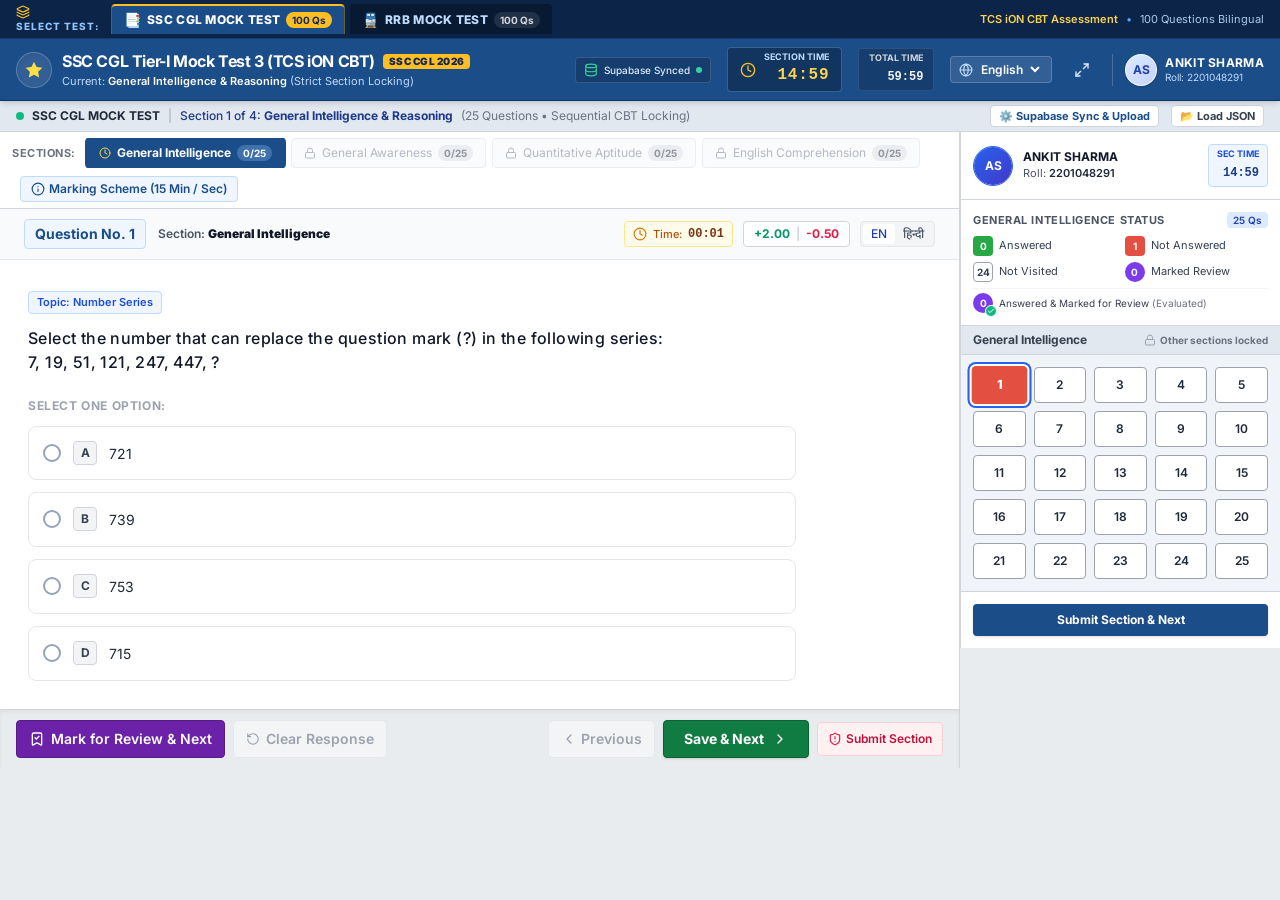
<file: index.html>
<!DOCTYPE html>
<html lang="en">
  <head>
    <meta charset="UTF-8" />
    <link rel="icon" type="image/svg+xml" href="data:image/svg+xml,<svg xmlns='http://www.w3.org/2000/svg' viewBox='0 0 24 24' fill='%2300a389'><rect width='24' height='24' rx='6' fill='%2300a389'/><text x='12' y='17' font-size='14' font-weight='900' text-anchor='middle' fill='white' font-family='sans-serif'>TB</text></svg>" />
    <meta name="viewport" content="width=device-width, initial-scale=1.0" />
    <title>Testbook CBT Mock Test Portal | RRB &amp; SSC Series</title>
    <meta name="description" content="Production-ready Testbook CBT Mock Test Portal with bilingual question support, real-time question palette tracking, and complete examination simulation." />
    <!-- Google Fonts -->
    <link rel="preconnect" href="https://fonts.googleapis.com">
    <link rel="preconnect" href="https://fonts.gstatic.com" crossorigin>
    <link href="https://fonts.googleapis.com/css2?family=Inter:wght@400;500;600;700;800&family=Noto+Sans+Devanagari:wght@400;500;600;700&family=Roboto+Mono:wght@500;700&display=swap" rel="stylesheet">
    <script type="module" crossorigin src="./assets/bundle.js"></script>
    <link rel="stylesheet" crossorigin href="./assets/bundle.css">
  </head>
  <body class="bg-[#f0f3f6] text-[#222] select-none antialiased min-h-screen">
    <div id="root"></div>
  </body>
</html>
</file>
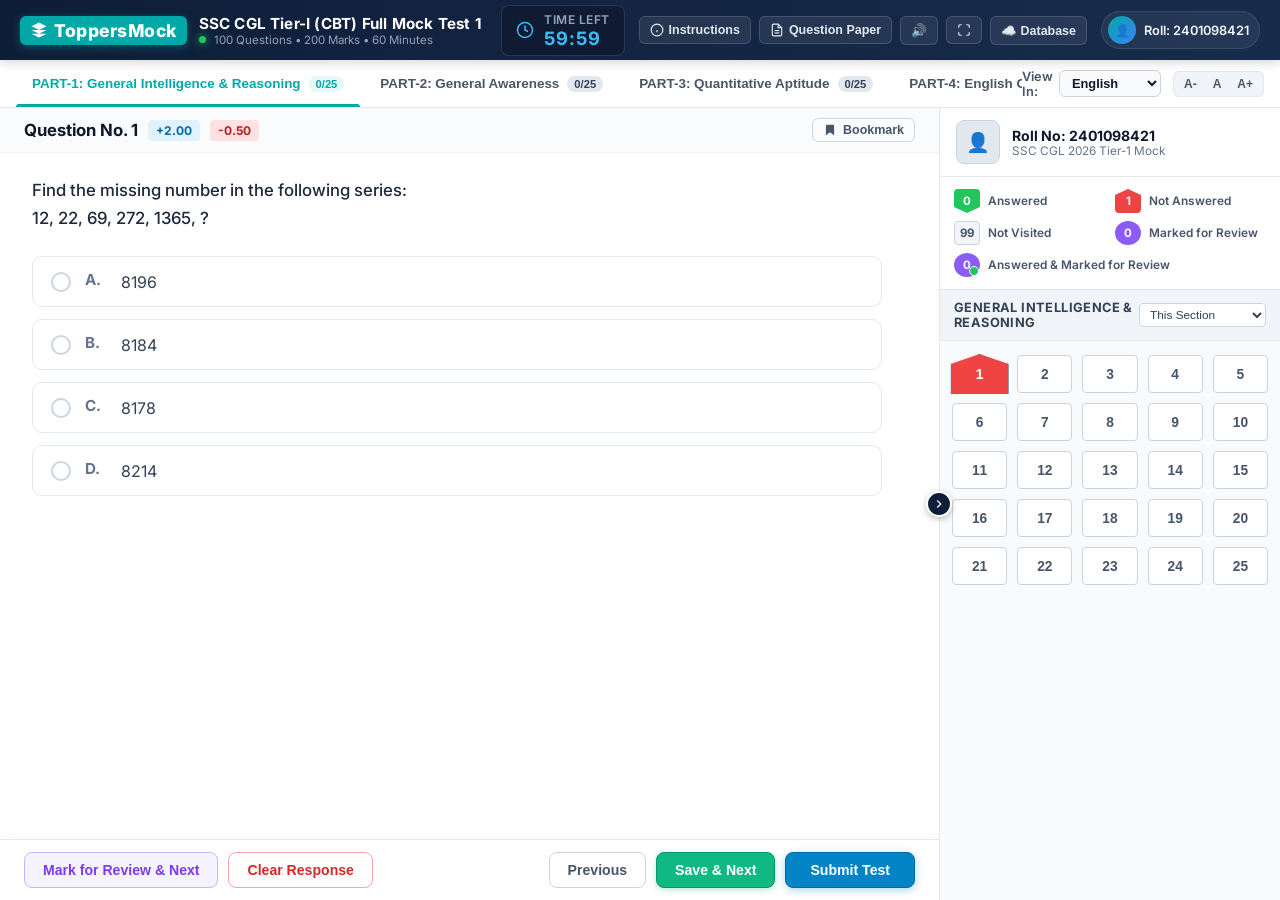
<file: index.legacy.html>
<!DOCTYPE html>
<html lang="en">
<head>
  <meta charset="UTF-8">
  <meta name="viewport" content="width=device-width, initial-scale=1.0">
  <title>SSC CGL Tier-1 Mock Test | ToppersMock CBT Portal</title>
  <link rel="preconnect" href="https://fonts.googleapis.com">
  <link rel="preconnect" href="https://fonts.gstatic.com" crossorigin>
  <link href="https://fonts.googleapis.com/css2?family=Inter:wght@400;500;600;700;800&family=Noto+Sans+Devanagari:wght@400;500;600;700&display=swap" rel="stylesheet">
  <style>
    :root {
      --primary: #00a8a8;
      --primary-dark: #008787;
      --primary-light: #e6f7f7;
      --navy-900: #0b192c;
      --navy-800: #13243c;
      --navy-700: #1e3a5f;
      --navy-50: #f0f4f9;
      --text-main: #1f2937;
      --text-muted: #6b7280;
      --border-color: #e5e7eb;
      --bg-page: #f4f6f9;
      --bg-card: #ffffff;
      
      /* Status Palette Colors matching ToppersMock / TCS iON */
      --status-answered: #22c55e;
      --status-answered-bg: #dcfce7;
      --status-answered-text: #15803d;
      
      --status-not-answered: #ef4444;
      --status-not-answered-bg: #fee2e2;
      --status-not-answered-text: #b91c1c;
      
      --status-not-visited: #9ca3af;
      --status-not-visited-bg: #f3f4f6;
      --status-not-visited-text: #4b5563;
      
      --status-marked: #8b5cf6;
      --status-marked-bg: #ede9fe;
      --status-marked-text: #6d28d9;
      
      --status-marked-answered: #8b5cf6;
      
      --font-scale: 16px;
    }

    * {
      box-sizing: border-box;
      margin: 0;
      padding: 0;
      -webkit-tap-highlight-color: transparent;
    }

    body {
      font-family: 'Inter', 'Noto Sans Devanagari', -apple-system, BlinkMacSystemFont, "Segoe UI", Roboto, sans-serif;
      font-size: var(--font-scale);
      color: var(--text-main);
      background-color: var(--bg-page);
      height: 100vh;
      display: flex;
      flex-direction: column;
      overflow: hidden;
      user-select: none;
    }

    /* Top Navigation Bar */
    .top-header {
      background: linear-gradient(90deg, #0e1e38 0%, #172c4d 100%);
      color: #ffffff;
      height: 60px;
      display: flex;
      align-items: center;
      justify-content: space-between;
      padding: 0 1.25rem;
      box-shadow: 0 2px 10px rgba(0,0,0,0.18);
      z-index: 50;
      flex-shrink: 0;
    }

    .brand-section {
      display: flex;
      align-items: center;
      gap: 12px;
    }

    .brand-logo {
      background: #00a8a8;
      color: white;
      font-weight: 800;
      font-size: 1.1rem;
      padding: 4px 10px;
      border-radius: 6px;
      letter-spacing: 0.5px;
      display: flex;
      align-items: center;
      gap: 6px;
      box-shadow: 0 2px 8px rgba(0, 168, 168, 0.4);
    }

    .brand-logo svg {
      width: 18px;
      height: 18px;
      fill: currentColor;
    }

    .exam-title-badge {
      display: flex;
      flex-direction: column;
    }

    .exam-title-main {
      font-size: 0.95rem;
      font-weight: 700;
      letter-spacing: 0.2px;
      color: #ffffff;
    }

    .exam-title-sub {
      font-size: 0.72rem;
      color: #94a3b8;
      display: flex;
      align-items: center;
      gap: 8px;
    }

    .live-dot {
      display: inline-block;
      width: 7px;
      height: 7px;
      background-color: #22c55e;
      border-radius: 50%;
      box-shadow: 0 0 8px #22c55e;
      animation: pulse 2s infinite;
    }

    @keyframes pulse {
      0%, 100% { opacity: 1; transform: scale(1); }
      50% { opacity: 0.5; transform: scale(1.2); }
    }

    .header-actions {
      display: flex;
      align-items: center;
      gap: 14px;
    }

    .timer-container {
      background: rgba(15, 23, 42, 0.6);
      border: 1px solid rgba(255, 255, 255, 0.12);
      border-radius: 8px;
      padding: 6px 14px;
      display: flex;
      align-items: center;
      gap: 10px;
    }

    .timer-icon {
      color: #38bdf8;
      display: flex;
      align-items: center;
    }

    .timer-label {
      font-size: 0.75rem;
      color: #94a3b8;
      text-transform: uppercase;
      font-weight: 600;
      letter-spacing: 0.5px;
    }

    .timer-display {
      font-family: 'Inter', monospace;
      font-size: 1.15rem;
      font-weight: 700;
      color: #38bdf8;
      letter-spacing: 1px;
    }

    .timer-display.warning {
      color: #f87171;
      animation: blink 1s infinite;
    }

    @keyframes blink {
      50% { opacity: 0.6; }
    }

    .quick-tools {
      display: flex;
      align-items: center;
      gap: 8px;
    }

    .tool-btn {
      background: rgba(255, 255, 255, 0.08);
      border: 1px solid rgba(255, 255, 255, 0.15);
      color: #e2e8f0;
      padding: 6px 10px;
      border-radius: 6px;
      font-size: 0.78rem;
      font-weight: 600;
      cursor: pointer;
      display: flex;
      align-items: center;
      gap: 5px;
      transition: all 0.2s ease;
    }

    .tool-btn:hover {
      background: rgba(255, 255, 255, 0.18);
      color: #ffffff;
      border-color: rgba(255, 255, 255, 0.3);
    }

    .tool-btn svg {
      width: 14px;
      height: 14px;
    }

    .user-profile-badge {
      display: flex;
      align-items: center;
      gap: 8px;
      background: rgba(255, 255, 255, 0.06);
      padding: 4px 10px 4px 6px;
      border-radius: 20px;
      border: 1px solid rgba(255,255,255,0.1);
    }

    .avatar {
      width: 28px;
      height: 28px;
      border-radius: 50%;
      background: linear-gradient(135deg, #00a8a8, #3b82f6);
      display: flex;
      align-items: center;
      justify-content: center;
      font-size: 0.75rem;
      font-weight: 700;
      color: white;
    }

    .candidate-name {
      font-size: 0.8rem;
      font-weight: 600;
      color: #f1f5f9;
    }

    /* Section Navigation Bar */
    .section-nav-bar {
      background: #ffffff;
      border-bottom: 1px solid var(--border-color);
      display: flex;
      align-items: center;
      justify-content: space-between;
      padding: 0 1rem;
      flex-shrink: 0;
      height: 48px;
      box-shadow: 0 1px 3px rgba(0,0,0,0.05);
    }

    .section-tabs {
      display: flex;
      align-items: center;
      gap: 4px;
      height: 100%;
      overflow-x: auto;
    }

    .section-tab-btn {
      height: 100%;
      padding: 0 16px;
      border: none;
      background: transparent;
      color: #4b5563;
      font-size: 0.84rem;
      font-weight: 600;
      cursor: pointer;
      display: flex;
      align-items: center;
      gap: 8px;
      position: relative;
      transition: all 0.2s ease;
      white-space: nowrap;
    }

    .section-tab-btn:hover {
      color: var(--primary);
      background: #f8fafc;
    }

    .section-tab-btn.active {
      color: var(--primary);
      font-weight: 700;
    }

    .section-tab-btn.active::after {
      content: '';
      position: absolute;
      bottom: 0;
      left: 0;
      right: 0;
      height: 3px;
      background-color: var(--primary);
      border-radius: 3px 3px 0 0;
    }

    .section-count-badge {
      font-size: 0.7rem;
      background: #e2e8f0;
      color: #334155;
      padding: 2px 7px;
      border-radius: 12px;
      font-weight: 600;
    }

    .section-tab-btn.active .section-count-badge {
      background: var(--primary-light);
      color: var(--primary);
    }

    .lang-font-control {
      display: flex;
      align-items: center;
      gap: 12px;
    }

    .view-lang-select {
      display: flex;
      align-items: center;
      gap: 6px;
      font-size: 0.8rem;
      font-weight: 600;
      color: #475569;
    }

    .view-lang-select select {
      padding: 4px 8px;
      border-radius: 6px;
      border: 1px solid #cbd5e1;
      background-color: #f8fafc;
      font-size: 0.8rem;
      font-weight: 600;
      color: #0f172a;
      cursor: pointer;
      outline: none;
    }

    .view-lang-select select:focus {
      border-color: var(--primary);
      box-shadow: 0 0 0 2px var(--primary-light);
    }

    .font-size-adjuster {
      display: flex;
      align-items: center;
      background: #f1f5f9;
      border-radius: 6px;
      padding: 2px;
      border: 1px solid #e2e8f0;
    }

    .font-btn {
      border: none;
      background: transparent;
      padding: 3px 8px;
      font-size: 0.75rem;
      font-weight: 700;
      color: #475569;
      cursor: pointer;
      border-radius: 4px;
    }

    .font-btn:hover {
      background: #ffffff;
      color: var(--primary);
      box-shadow: 0 1px 2px rgba(0,0,0,0.06);
    }

    /* Main Workspace Layout */
    .app-workspace {
      display: flex;
      flex: 1;
      height: calc(100vh - 108px);
      overflow: hidden;
      position: relative;
    }

    /* Left Area: Question Screen */
    .question-screen {
      flex: 1;
      display: flex;
      flex-direction: column;
      background: #ffffff;
      overflow: hidden;
      border-right: 1px solid var(--border-color);
    }

    .question-header-bar {
      padding: 10px 1.5rem;
      border-bottom: 1px solid #edf2f7;
      display: flex;
      align-items: center;
      justify-content: space-between;
      background: #fafbfc;
      flex-shrink: 0;
    }

    .q-number-pill {
      display: flex;
      align-items: center;
      gap: 10px;
    }

    .q-no-title {
      font-size: 1.05rem;
      font-weight: 700;
      color: #0f172a;
    }

    .marks-badge {
      font-size: 0.75rem;
      padding: 3px 8px;
      border-radius: 4px;
      background: #e0f2fe;
      color: #0369a1;
      font-weight: 700;
      display: flex;
      align-items: center;
      gap: 4px;
    }

    .neg-marks {
      color: #b91c1c;
      background: #fee2e2;
    }

    .q-actions-inline {
      display: flex;
      align-items: center;
      gap: 10px;
    }

    .bookmark-btn {
      background: transparent;
      border: 1px solid #cbd5e1;
      padding: 4px 10px;
      border-radius: 6px;
      font-size: 0.78rem;
      font-weight: 600;
      color: #475569;
      cursor: pointer;
      display: flex;
      align-items: center;
      gap: 6px;
      transition: all 0.2s;
    }

    .bookmark-btn.bookmarked {
      background: #fef3c7;
      border-color: #f59e0b;
      color: #b45309;
    }

    .bookmark-btn svg {
      width: 14px;
      height: 14px;
      fill: currentColor;
    }

    /* Question Content Body */
    .question-content-scroll {
      flex: 1;
      overflow-y: auto;
      padding: 1.5rem 2rem;
    }

    .q-text-box {
      font-size: 1.05rem;
      line-height: 1.65;
      color: #1e293b;
      font-weight: 500;
      margin-bottom: 1.5rem;
      white-space: pre-wrap;
      word-break: break-word;
    }

    .q-text-box.hindi-font {
      font-family: 'Noto Sans Devanagari', sans-serif;
      line-height: 1.8;
      font-size: 1.1rem;
    }

    .options-grid {
      display: flex;
      flex-direction: column;
      gap: 12px;
      max-width: 850px;
    }

    .option-card {
      display: flex;
      align-items: flex-start;
      gap: 14px;
      padding: 12px 18px;
      border: 1.5px solid #e2e8f0;
      border-radius: 10px;
      background: #ffffff;
      cursor: pointer;
      transition: all 0.18s ease;
      position: relative;
    }

    .option-card:hover {
      border-color: #93c5fd;
      background: #f8fafc;
      transform: translateY(-1px);
    }

    .option-card.selected {
      border-color: #00a8a8;
      background: #f0fdfa;
      box-shadow: 0 2px 8px rgba(0, 168, 168, 0.15);
    }

    .option-radio {
      appearance: none;
      width: 20px;
      height: 20px;
      border: 2px solid #cbd5e1;
      border-radius: 50%;
      margin-top: 3px;
      outline: none;
      cursor: pointer;
      display: grid;
      place-content: center;
      flex-shrink: 0;
      transition: border-color 0.2s;
    }

    .option-card.selected .option-radio {
      border-color: #00a8a8;
    }

    .option-card.selected .option-radio::before {
      content: '';
      width: 10px;
      height: 10px;
      background: #00a8a8;
      border-radius: 50%;
    }

    .option-label {
      font-weight: 700;
      color: #64748b;
      font-size: 0.95rem;
      min-width: 22px;
      padding-top: 1px;
    }

    .option-card.selected .option-label {
      color: #00a8a8;
    }

    .option-text {
      flex: 1;
      font-size: 1rem;
      line-height: 1.5;
      color: #334155;
      padding-top: 1px;
      white-space: pre-wrap;
    }

    .option-text.hindi-font {
      font-family: 'Noto Sans Devanagari', sans-serif;
    }

    /* Bottom Action Bar */
    .bottom-action-bar {
      padding: 12px 1.5rem;
      background: #ffffff;
      border-top: 1px solid var(--border-color);
      display: flex;
      align-items: center;
      justify-content: space-between;
      flex-shrink: 0;
      box-shadow: 0 -2px 10px rgba(0,0,0,0.03);
    }

    .action-group-left, .action-group-right {
      display: flex;
      align-items: center;
      gap: 10px;
    }

    .btn {
      padding: 9px 18px;
      border-radius: 8px;
      font-size: 0.88rem;
      font-weight: 600;
      cursor: pointer;
      display: inline-flex;
      align-items: center;
      gap: 6px;
      transition: all 0.18s ease;
      border: 1px solid transparent;
      outline: none;
    }

    .btn:active {
      transform: scale(0.98);
    }

    .btn-secondary {
      background: #ffffff;
      border-color: #cbd5e1;
      color: #475569;
    }

    .btn-secondary:hover {
      background: #f1f5f9;
      border-color: #94a3b8;
      color: #1e293b;
    }

    .btn-clear {
      background: #ffffff;
      border-color: #fca5a5;
      color: #dc2626;
    }

    .btn-clear:hover {
      background: #fef2f2;
      border-color: #f87171;
    }

    .btn-review {
      background: #f5f3ff;
      border-color: #c4b5fd;
      color: #7c3aed;
    }

    .btn-review:hover {
      background: #ede9fe;
      border-color: #a78bfa;
    }

    .btn-save-next {
      background: #10b981;
      color: #ffffff;
      border-color: #059669;
      box-shadow: 0 2px 6px rgba(16, 185, 129, 0.3);
    }

    .btn-save-next:hover {
      background: #059669;
      box-shadow: 0 3px 8px rgba(16, 185, 129, 0.4);
    }

    .btn-submit-main {
      background: #0284c7;
      color: #ffffff;
      border-color: #0369a1;
      padding: 9px 24px;
      font-weight: 700;
      box-shadow: 0 2px 8px rgba(2, 132, 199, 0.35);
    }

    .btn-submit-main:hover {
      background: #0369a1;
    }

    /* Right Sidebar: Palette & Status */
    .sidebar-palette {
      width: 340px;
      background: #f8fafc;
      display: flex;
      flex-direction: column;
      flex-shrink: 0;
      transition: width 0.3s ease;
      position: relative;
    }

    .sidebar-palette.collapsed {
      width: 0;
      overflow: hidden;
    }

    .toggle-sidebar-btn {
      position: absolute;
      top: 50%;
      left: -14px;
      transform: translateY(-50%);
      width: 26px;
      height: 26px;
      border-radius: 50%;
      background: #0e1e38;
      color: #ffffff;
      border: 2px solid #ffffff;
      box-shadow: 0 2px 6px rgba(0,0,0,0.25);
      cursor: pointer;
      display: flex;
      align-items: center;
      justify-content: center;
      z-index: 20;
    }

    .toggle-sidebar-btn svg {
      width: 14px;
      height: 14px;
      transition: transform 0.3s;
    }

    .sidebar-palette.collapsed .toggle-sidebar-btn svg {
      transform: rotate(180deg);
    }

    .candidate-card-summary {
      padding: 12px 16px;
      background: #ffffff;
      border-bottom: 1px solid var(--border-color);
      display: flex;
      align-items: center;
      gap: 12px;
    }

    .candidate-img-box {
      width: 44px;
      height: 44px;
      border-radius: 8px;
      background: #e2e8f0;
      display: flex;
      align-items: center;
      justify-content: center;
      font-size: 1.2rem;
      color: #64748b;
      font-weight: 700;
      border: 1px solid #cbd5e1;
    }

    .candidate-details {
      flex: 1;
    }

    .candidate-title {
      font-size: 0.88rem;
      font-weight: 700;
      color: #0f172a;
    }

    .candidate-sub {
      font-size: 0.74rem;
      color: #64748b;
    }

    /* Legend Grid */
    .status-legend-box {
      padding: 12px 14px;
      background: #ffffff;
      border-bottom: 1px solid var(--border-color);
      display: grid;
      grid-template-columns: 1fr 1fr;
      gap: 8px 10px;
    }

    .legend-item {
      display: flex;
      align-items: center;
      gap: 8px;
      font-size: 0.74rem;
      font-weight: 600;
      color: #475569;
    }

    .legend-badge {
      width: 26px;
      height: 24px;
      border-radius: 4px;
      display: flex;
      align-items: center;
      justify-content: center;
      font-size: 0.72rem;
      font-weight: 700;
      color: #ffffff;
      flex-shrink: 0;
      position: relative;
    }

    .badge-answered {
      background-color: var(--status-answered);
      clip-path: polygon(0% 0%, 100% 0%, 100% 75%, 50% 100%, 0% 75%);
    }

    .badge-not-answered {
      background-color: var(--status-not-answered);
      clip-path: polygon(50% 0%, 100% 25%, 100% 100%, 0% 100%, 0% 25%);
    }

    .badge-not-visited {
      background-color: #f1f5f9;
      color: #475569;
      border: 1px solid #cbd5e1;
      border-radius: 4px;
    }

    .badge-marked {
      background-color: var(--status-marked);
      border-radius: 50%;
    }

    .badge-marked-answered {
      background-color: var(--status-marked);
      border-radius: 50%;
    }

    .badge-marked-answered::after {
      content: '';
      position: absolute;
      bottom: 1px;
      right: 1px;
      width: 8px;
      height: 8px;
      background-color: #22c55e;
      border-radius: 50%;
      border: 1.5px solid #ffffff;
    }

    /* Palette Filter & Header */
    .palette-header-section {
      padding: 10px 14px;
      background: #f1f5f9;
      display: flex;
      align-items: center;
      justify-content: space-between;
      border-bottom: 1px solid var(--border-color);
    }

    .palette-title {
      font-size: 0.8rem;
      font-weight: 700;
      color: #334155;
      text-transform: uppercase;
      letter-spacing: 0.4px;
    }

    .palette-filter-select {
      padding: 3px 6px;
      font-size: 0.74rem;
      border-radius: 4px;
      border: 1px solid #cbd5e1;
      background: #ffffff;
      color: #334155;
      outline: none;
    }

    /* Palette Numbers Grid */
    .palette-grid-scroll {
      flex: 1;
      overflow-y: auto;
      padding: 14px 12px;
    }

    .palette-grid {
      display: grid;
      grid-template-columns: repeat(5, 1fr);
      gap: 10px;
    }

    .palette-btn {
      height: 38px;
      border: none;
      font-size: 0.86rem;
      font-weight: 700;
      cursor: pointer;
      display: flex;
      align-items: center;
      justify-content: center;
      position: relative;
      transition: transform 0.15s ease, box-shadow 0.15s ease;
    }

    .palette-btn:hover {
      transform: scale(1.08);
      z-index: 2;
    }

    .palette-btn.current {
      box-shadow: 0 0 0 3px #0284c7 !important;
      font-weight: 900;
      transform: scale(1.05);
    }

    /* Palette status shapes & colors */
    .p-answered {
      background-color: var(--status-answered);
      color: #ffffff;
      clip-path: polygon(0% 0%, 100% 0%, 100% 75%, 50% 100%, 0% 75%);
    }

    .p-not-answered {
      background-color: var(--status-not-answered);
      color: #ffffff;
      clip-path: polygon(50% 0%, 100% 25%, 100% 100%, 0% 100%, 0% 25%);
    }

    .p-not-visited {
      background-color: #ffffff;
      color: #475569;
      border: 1.5px solid #cbd5e1;
      border-radius: 4px;
    }

    .p-marked {
      background-color: var(--status-marked);
      color: #ffffff;
      border-radius: 50%;
    }

    .p-marked-answered {
      background-color: var(--status-marked);
      color: #ffffff;
      border-radius: 50%;
    }

    .p-marked-answered::after {
      content: '';
      position: absolute;
      bottom: 2px;
      right: 2px;
      width: 9px;
      height: 9px;
      background-color: #22c55e;
      border-radius: 50%;
      border: 2px solid #ffffff;
    }

    /* Modals */
    .modal-overlay {
      position: fixed;
      inset: 0;
      background: rgba(15, 23, 42, 0.6);
      backdrop-filter: blur(3px);
      z-index: 1000;
      display: none;
      align-items: center;
      justify-content: center;
      padding: 1.5rem;
      animation: fadeIn 0.2s ease;
    }

    .modal-overlay.active {
      display: flex;
    }

    @keyframes fadeIn {
      from { opacity: 0; }
      to { opacity: 1; }
    }

    .modal-card {
      background: #ffffff;
      border-radius: 12px;
      width: 100%;
      max-width: 780px;
      max-height: 88vh;
      display: flex;
      flex-direction: column;
      box-shadow: 0 20px 25px -5px rgba(0, 0, 0, 0.2), 0 10px 10px -5px rgba(0, 0, 0, 0.1);
      overflow: hidden;
      animation: slideUp 0.25s ease;
    }

    @keyframes slideUp {
      from { transform: translateY(20px); opacity: 0; }
      to { transform: translateY(0); opacity: 1; }
    }

    .modal-header {
      padding: 16px 20px;
      background: #0f172a;
      color: #ffffff;
      display: flex;
      align-items: center;
      justify-content: space-between;
    }

    .modal-title {
      font-size: 1.1rem;
      font-weight: 700;
    }

    .modal-close-btn {
      background: transparent;
      border: none;
      color: #94a3b8;
      cursor: pointer;
      font-size: 1.25rem;
      display: flex;
      align-items: center;
      justify-content: center;
    }

    .modal-close-btn:hover {
      color: #ffffff;
    }

    .modal-body {
      padding: 20px;
      overflow-y: auto;
      font-size: 0.92rem;
      line-height: 1.6;
      color: #334155;
    }

    .modal-footer {
      padding: 14px 20px;
      background: #f8fafc;
      border-top: 1px solid var(--border-color);
      display: flex;
      justify-content: flex-end;
      gap: 12px;
    }

    /* Modal Tables */
    .summary-table {
      width: 100%;
      border-collapse: collapse;
      margin-top: 12px;
      font-size: 0.85rem;
    }

    .summary-table th, .summary-table td {
      border: 1px solid #e2e8f0;
      padding: 10px 12px;
      text-align: center;
    }

    .summary-table th {
      background: #f1f5f9;
      color: #1e293b;
      font-weight: 700;
    }

    .summary-table td:first-child, .summary-table th:first-child {
      text-align: left;
    }

    .summary-table tr:hover {
      background: #f8fafc;
    }

    /* Result Dashboard Styles */
    .result-dashboard-wrapper {
      position: fixed;
      inset: 0;
      background: #f1f5f9;
      z-index: 2000;
      display: none;
      flex-direction: column;
      overflow-y: auto;
    }

    .result-dashboard-wrapper.active {
      display: flex;
    }

    .result-header {
      background: linear-gradient(135deg, #0e1e38 0%, #1e3a5f 100%);
      color: white;
      padding: 1.75rem 2rem;
      display: flex;
      justify-content: space-between;
      align-items: center;
      box-shadow: 0 4px 12px rgba(0,0,0,0.15);
    }

    .result-header h1 {
      font-size: 1.6rem;
      font-weight: 800;
      margin-bottom: 4px;
    }

    .result-header p {
      color: #94a3b8;
      font-size: 0.88rem;
    }

    .result-scorecard-grid {
      display: grid;
      grid-template-columns: repeat(auto-fit, minmax(200px, 1fr));
      gap: 16px;
      padding: 1.5rem 2rem 0;
      max-width: 1200px;
      margin: 0 auto;
      width: 100%;
    }

    .stat-card {
      background: white;
      border-radius: 12px;
      padding: 20px;
      border: 1px solid #e2e8f0;
      box-shadow: 0 2px 6px rgba(0,0,0,0.04);
      display: flex;
      flex-direction: column;
      position: relative;
      overflow: hidden;
    }

    .stat-card::before {
      content: '';
      position: absolute;
      top: 0;
      left: 0;
      width: 4px;
      height: 100%;
    }

    .stat-card.score::before { background: #00a8a8; }
    .stat-card.accuracy::before { background: #3b82f6; }
    .stat-card.correct::before { background: #22c55e; }
    .stat-card.incorrect::before { background: #ef4444; }
    .stat-card.unattempted::before { background: #9ca3af; }

    .stat-label {
      font-size: 0.78rem;
      font-weight: 700;
      color: #64748b;
      text-transform: uppercase;
      letter-spacing: 0.5px;
    }

    .stat-val {
      font-size: 1.85rem;
      font-weight: 800;
      color: #0f172a;
      margin-top: 6px;
    }

    .stat-sub {
      font-size: 0.75rem;
      color: #94a3b8;
      margin-top: 4px;
    }

    .result-container-body {
      max-width: 1200px;
      margin: 1.5rem auto 3rem;
      width: 100%;
      padding: 0 2rem;
    }

    .section-breakdown-card {
      background: white;
      border-radius: 12px;
      border: 1px solid #e2e8f0;
      padding: 20px;
      margin-bottom: 2rem;
      box-shadow: 0 2px 6px rgba(0,0,0,0.04);
    }

    .card-heading {
      font-size: 1.1rem;
      font-weight: 700;
      color: #0f172a;
      margin-bottom: 14px;
      display: flex;
      justify-content: space-between;
      align-items: center;
    }

    /* Solutions View */
    .solutions-panel {
      background: white;
      border-radius: 12px;
      border: 1px solid #e2e8f0;
      padding: 24px;
      box-shadow: 0 2px 8px rgba(0,0,0,0.04);
    }

    .sol-filter-pills {
      display: flex;
      gap: 10px;
      margin-bottom: 20px;
      flex-wrap: wrap;
    }

    .sol-pill {
      padding: 6px 14px;
      border-radius: 20px;
      font-size: 0.82rem;
      font-weight: 600;
      cursor: pointer;
      border: 1px solid #cbd5e1;
      background: #f8fafc;
      color: #475569;
      transition: all 0.2s;
    }

    .sol-pill:hover, .sol-pill.active {
      background: #0f172a;
      color: #ffffff;
      border-color: #0f172a;
    }

    .sol-q-card {
      border: 1px solid #e2e8f0;
      border-radius: 10px;
      padding: 20px;
      margin-bottom: 20px;
      background: #ffffff;
    }

    .sol-q-header {
      display: flex;
      justify-content: space-between;
      align-items: center;
      margin-bottom: 12px;
      padding-bottom: 10px;
      border-bottom: 1px solid #f1f5f9;
    }

    .sol-status-tag {
      padding: 4px 10px;
      border-radius: 6px;
      font-size: 0.76rem;
      font-weight: 700;
    }

    .tag-correct {
      background: #dcfce7;
      color: #15803d;
    }

    .tag-incorrect {
      background: #fee2e2;
      color: #b91c1c;
    }

    .tag-unattempted {
      background: #f1f5f9;
      color: #64748b;
    }

    .sol-explanation-box {
      margin-top: 16px;
      background: #f8fafc;
      border: 1px solid #e2e8f0;
      border-left: 4px solid #00a8a8;
      border-radius: 8px;
      padding: 16px;
      font-size: 0.92rem;
      line-height: 1.6;
    }

    .sol-explanation-box strong {
      color: #0f172a;
    }

    .opt-correct-highlight {
      border-color: #22c55e !important;
      background: #f0fdf4 !important;
      font-weight: 600;
    }

    .opt-wrong-highlight {
      border-color: #ef4444 !important;
      background: #fef2f2 !important;
      font-weight: 600;
    }

    /* Responsive adjustments */
    @media (max-width: 900px) {
      .sidebar-palette {
        position: absolute;
        right: 0;
        top: 0;
        bottom: 0;
        box-shadow: -4px 0 15px rgba(0,0,0,0.15);
        z-index: 40;
      }
      .question-content-scroll {
        padding: 1rem;
      }
      .bottom-action-bar {
        padding: 10px;
      }
      .btn {
        padding: 8px 12px;
        font-size: 0.8rem;
      }
    }
  </style>
</head>
<body>

  <!-- Top Navigation Header -->
  <header class="top-header">
    <div class="brand-section">
      <div class="brand-logo">
        <svg viewBox="0 0 24 24"><path d="M12 2L2 7l10 5 10-5-10-5zM2 17l10 5 10-5M2 12l10 5 10-5"/></svg>
        <span>ToppersMock</span>
      </div>
      <div class="exam-title-badge">
        <div class="exam-title-main">SSC CGL Tier-I (CBT) Full Mock Test 1</div>
        <div class="exam-title-sub">
          <span class="live-dot"></span>
          <span>100 Questions &bull; 200 Marks &bull; 60 Minutes</span>
        </div>
      </div>
    </div>

    <div class="header-actions">
      <!-- Countdown Timer -->
      <div class="timer-container" title="Exam Timer">
        <div class="timer-icon">
          <svg width="18" height="18" viewBox="0 0 24 24" fill="none" stroke="currentColor" stroke-width="2"><circle cx="12" cy="12" r="10"/><polyline points="12 6 12 12 16 14"/></svg>
        </div>
        <div>
          <div class="timer-label">Time Left</div>
          <div class="timer-display" id="exam-timer">60:00</div>
        </div>
      </div>

      <!-- Quick Tools -->
      <div class="quick-tools">
        <button class="tool-btn" id="btn-open-instructions" title="View Exam Instructions">
          <svg viewBox="0 0 24 24" fill="none" stroke="currentColor" stroke-width="2"><circle cx="12" cy="12" r="10"/><line x1="12" y1="16" x2="12" y2="12"/><line x1="12" y1="8" x2="12.01" y2="8"/></svg>
          <span>Instructions</span>
        </button>
        <button class="tool-btn" id="btn-open-question-paper" title="View Question Paper">
          <svg viewBox="0 0 24 24" fill="none" stroke="currentColor" stroke-width="2"><path d="M14 2H6a2 2 0 0 0-2 2v16a2 2 0 0 0 2 2h12a2 2 0 0 0 2-2V8z"/><polyline points="14 2 14 8 20 8"/><line x1="16" y1="13" x2="8" y2="13"/><line x1="16" y1="17" x2="8" y2="17"/></svg>
          <span>Question Paper</span>
        </button>
        <button class="tool-btn" id="btn-toggle-sound" title="Toggle Audio Feedback">
          <span id="sound-indicator">🔊</span>
        </button>
        <button class="tool-btn" id="btn-fullscreen" title="Toggle Fullscreen">
          <svg viewBox="0 0 24 24" fill="none" stroke="currentColor" stroke-width="2"><path d="M8 3H5a2 2 0 0 0-2 2v3m18 0V5a2 2 0 0 0-2-2h-3m0 18h3a2 2 0 0 0 2-2v-3M3 16v3a2 2 0 0 0 2 2h3"/></svg>
        </button>
        <button class="tool-btn" id="btn-open-cloud-sync" title="Configure Supabase Cloud Sync">
          <span>☁️ Database</span>
        </button>
      </div>

      <!-- User Profile Badge -->
      <div class="user-profile-badge">
        <div class="avatar">👤</div>
        <span class="candidate-name">Roll: 2401098421</span>
      </div>
    </div>
  </header>

  <!-- Section Selection Bar -->
  <nav class="section-nav-bar">
    <div class="section-tabs" id="section-tabs-container">
      <!-- Injected via JavaScript -->
    </div>

    <div class="lang-font-control">
      <div class="view-lang-select">
        <span>View In:</span>
        <select id="global-lang-select">
          <option value="en">English</option>
          <option value="hi">हिंदी (Hindi)</option>
        </select>
      </div>

      <div class="font-size-adjuster">
        <button class="font-btn" id="font-decrease" title="Decrease Font">A-</button>
        <button class="font-btn" id="font-reset" title="Default Font">A</button>
        <button class="font-btn" id="font-increase" title="Increase Font">A+</button>
      </div>
    </div>
  </nav>

  <!-- App Main Workspace -->
  <main class="app-workspace">
    <!-- Left: Question Screen -->
    <section class="question-screen">
      <div class="question-header-bar">
        <div class="q-number-pill">
          <span class="q-no-title" id="current-q-title">Question No. 1</span>
          <span class="marks-badge">+2.00</span>
          <span class="marks-badge neg-marks">-0.50</span>
        </div>

        <div class="q-actions-inline">
          <button class="bookmark-btn" id="btn-bookmark">
            <svg viewBox="0 0 24 24"><path d="M19 21l-7-5-7 5V5a2 2 0 0 1 2-2h10a2 2 0 0 1 2 2z"/></svg>
            <span id="bookmark-text">Bookmark</span>
          </button>
        </div>
      </div>

      <div class="question-content-scroll" id="question-scroll-area">
        <div class="q-text-box" id="question-text">
          <!-- Dynamic Question Text -->
        </div>

        <div class="options-grid" id="options-container">
          <!-- Dynamic Options -->
        </div>
      </div>

      <!-- Bottom Action Bar -->
      <footer class="bottom-action-bar">
        <div class="action-group-left">
          <button class="btn btn-review" id="btn-mark-review">Mark for Review & Next</button>
          <button class="btn btn-clear" id="btn-clear-response">Clear Response</button>
        </div>

        <div class="action-group-right">
          <button class="btn btn-secondary" id="btn-prev">Previous</button>
          <button class="btn btn-save-next" id="btn-save-next">Save & Next</button>
          <button class="btn btn-submit-main" id="btn-submit-exam">Submit Test</button>
        </div>
      </footer>
    </section>

    <!-- Right: Palette Sidebar -->
    <aside class="sidebar-palette" id="sidebar-palette">
      <button class="toggle-sidebar-btn" id="btn-toggle-sidebar" title="Collapse / Expand Palette">
        <svg viewBox="0 0 24 24" fill="none" stroke="currentColor" stroke-width="2"><polyline points="9 18 15 12 9 6"/></svg>
      </button>

      <div class="candidate-card-summary">
        <div class="candidate-img-box">👤</div>
        <div class="candidate-details">
          <div class="candidate-title">Roll No: 2401098421</div>
          <div class="candidate-sub">SSC CGL 2026 Tier-1 Mock</div>
        </div>
      </div>

      <!-- Status Legend -->
      <div class="status-legend-box">
        <div class="legend-item">
          <span class="legend-badge badge-answered" id="legend-answered-count">0</span>
          <span>Answered</span>
        </div>
        <div class="legend-item">
          <span class="legend-badge badge-not-answered" id="legend-not-answered-count">0</span>
          <span>Not Answered</span>
        </div>
        <div class="legend-item">
          <span class="legend-badge badge-not-visited" id="legend-not-visited-count">100</span>
          <span>Not Visited</span>
        </div>
        <div class="legend-item">
          <span class="legend-badge badge-marked" id="legend-marked-count">0</span>
          <span>Marked for Review</span>
        </div>
        <div class="legend-item" style="grid-column: span 2;">
          <span class="legend-badge badge-marked-answered" id="legend-marked-answered-count">0</span>
          <span>Answered & Marked for Review</span>
        </div>
      </div>

      <!-- Palette Header & Filter -->
      <div class="palette-header-section">
        <span class="palette-title" id="palette-section-title">General Intelligence & Reasoning</span>
        <select class="palette-filter-select" id="palette-filter">
          <option value="section">This Section</option>
          <option value="all">All 100 Questions</option>
        </select>
      </div>

      <!-- Palette Grid Numbers -->
      <div class="palette-grid-scroll">
        <div class="palette-grid" id="palette-grid">
          <!-- Dynamic Palette Buttons -->
        </div>
      </div>
    </aside>
  </main>

  <!-- Instructions Modal -->
  <div class="modal-overlay" id="modal-instructions">
    <div class="modal-card">
      <div class="modal-header">
        <div class="modal-title">SSC CGL Tier-I Instructions</div>
        <button class="modal-close-btn" data-close="modal-instructions">&times;</button>
      </div>
      <div class="modal-body">
        <h4 style="margin-bottom: 8px; color: #0f172a;">General Instructions:</h4>
        <ol style="margin-left: 20px; margin-bottom: 16px;">
          <li>Total duration of examination is <strong>60 minutes</strong> (1 Hour).</li>
          <li>The clock will be set at the server. The countdown timer at the top displays remaining time.</li>
          <li>The examination consists of <strong>100 questions</strong> across 4 sections:
            <ul>
              <li>Part A: General Intelligence & Reasoning (25 Qs - 50 Marks)</li>
              <li>Part B: General Awareness (25 Qs - 50 Marks)</li>
              <li>Part C: Quantitative Aptitude (25 Qs - 50 Marks)</li>
              <li>Part D: English Comprehension (25 Qs - 50 Marks)</li>
            </ul>
          </li>
          <li><strong>Marking Scheme:</strong> +2 marks for each correct answer; -0.50 negative marking for each incorrect answer.</li>
        </ol>

        <h4 style="margin-bottom: 8px; color: #0f172a;">Question Palette Legend:</h4>
        <p style="margin-bottom: 8px;">The Question Palette displays the status of each question using the following symbols:</p>
        <div style="display: flex; flex-direction: column; gap: 8px; margin-left: 10px;">
          <div style="display: flex; align-items: center; gap: 10px;">
            <span class="legend-badge badge-not-visited">1</span> You have not visited the question yet.
          </div>
          <div style="display: flex; align-items: center; gap: 10px;">
            <span class="legend-badge badge-not-answered">2</span> You have not answered the question.
          </div>
          <div style="display: flex; align-items: center; gap: 10px;">
            <span class="legend-badge badge-answered">3</span> You have answered the question.
          </div>
          <div style="display: flex; align-items: center; gap: 10px;">
            <span class="legend-badge badge-marked">4</span> You have NOT answered the question, but have marked the question for review.
          </div>
          <div style="display: flex; align-items: center; gap: 10px;">
            <span class="legend-badge badge-marked-answered">5</span> The question is answered and marked for review (evaluated in final scoring).
          </div>
        </div>
      </div>
      <div class="modal-footer">
        <button class="btn btn-secondary" data-close="modal-instructions">Close</button>
      </div>
    </div>
  </div>

  <!-- Question Paper View Modal -->
  <div class="modal-overlay" id="modal-question-paper">
    <div class="modal-card" style="max-width: 900px;">
      <div class="modal-header">
        <div class="modal-title">Question Paper Overview</div>
        <button class="modal-close-btn" data-close="modal-question-paper">&times;</button>
      </div>
      <div class="modal-body" id="question-paper-body">
        <!-- Rendered all questions -->
      </div>
      <div class="modal-footer">
        <button class="btn btn-secondary" data-close="modal-question-paper">Close</button>
      </div>
    </div>
  </div>

  <!-- Submit Test Confirmation Modal -->
  <div class="modal-overlay" id="modal-submit-confirm">
    <div class="modal-card" style="max-width: 720px;">
      <div class="modal-header">
        <div class="modal-title">Submit Examination Confirmation</div>
        <button class="modal-close-btn" data-close="modal-submit-confirm">&times;</button>
      </div>
      <div class="modal-body">
        <p style="font-weight: 600; color: #0f172a; margin-bottom: 12px;">Exam Summary by Section:</p>
        <table class="summary-table">
          <thead>
            <tr>
              <th>Section Name</th>
              <th>Total Qs</th>
              <th>Answered</th>
              <th>Not Answered</th>
              <th>Marked</th>
              <th>Not Visited</th>
            </tr>
          </thead>
          <tbody id="submit-summary-tbody">
            <!-- Dynamic rows -->
          </tbody>
        </table>

        <div style="margin-top: 20px; padding: 12px; background: #fffbeb; border: 1px solid #fef3c7; border-radius: 8px; color: #92400e; font-size: 0.88rem;">
          ⚠️ <strong>Notice:</strong> Are you sure you want to finish and submit the test? Once submitted, you cannot change your answers.
        </div>
      </div>
      <div class="modal-footer">
        <button class="btn btn-secondary" data-close="modal-submit-confirm">Resume Test</button>
        <button class="btn btn-submit-main" id="btn-confirm-final-submit">Yes, Submit Now</button>
      </div>
    </div>
  </div>

  <!-- Supabase Cloud Sync Modal -->
  <div class="modal-overlay" id="modal-cloud-sync">
    <div class="modal-card" style="max-width: 580px;">
      <div class="modal-header">
        <div class="modal-title">Supabase Database API Keys</div>
        <button class="modal-close-btn" data-close="modal-cloud-sync">&times;</button>
      </div>
      <div class="modal-body">
        <p style="margin-bottom: 14px; font-size: 0.88rem; color: #475569; line-height: 1.5;">
          Connect your Supabase project to automatically save candidate attempts, question answers, scores, and timestamps in real-time.
        </p>

        <div style="margin-bottom: 14px;">
          <label style="display: block; font-weight: 700; margin-bottom: 6px; font-size: 0.82rem; color: #1e293b;">
            Supabase Project URL
          </label>
          <input type="text" id="input-supabase-url" placeholder="https://your-project.supabase.co" 
            style="width: 100%; padding: 9px 12px; border: 1.5px solid #cbd5e1; border-radius: 6px; font-size: 0.88rem; font-family: monospace; outline: none;">
        </div>

        <div style="margin-bottom: 16px;">
          <label style="display: block; font-weight: 700; margin-bottom: 6px; font-size: 0.82rem; color: #1e293b;">
            Supabase Anon Public API Key
          </label>
          <input type="password" id="input-supabase-key" placeholder="eyJhbGciOiJIUzI1NiIsInR5cCI6IkpXVCJ9..." 
            style="width: 100%; padding: 9px 12px; border: 1.5px solid #cbd5e1; border-radius: 6px; font-size: 0.88rem; font-family: monospace; outline: none;">
        </div>

        <div id="supabase-status-message" style="display: none; padding: 10px 14px; border-radius: 6px; font-size: 0.84rem; margin-bottom: 12px;"></div>

        <div style="font-size: 0.76rem; color: #64748b; background: #f8fafc; padding: 10px 12px; border-radius: 6px; border: 1px solid #e2e8f0; line-height: 1.5;">
          💡 <strong>Where to find:</strong> Open Supabase Dashboard &rarr; <strong>Project Settings</strong> &rarr; <strong>API</strong> &rarr; Copy <em>Project URL</em> and <em>anon public key</em>.
        </div>
      </div>
      <div class="modal-footer">
        <button class="btn btn-secondary" data-close="modal-cloud-sync">Close</button>
        <button class="btn btn-save-next" id="btn-save-supabase-config">Save Credentials</button>
      </div>
    </div>
  </div>

  <!-- Result & Detailed Analytics Dashboard -->
  <div class="result-dashboard-wrapper" id="result-dashboard">
    <div class="result-header">
      <div>
        <h1>SSC CGL Tier-1 Mock Test 1 - ToppersMock Report</h1>
        <p>Roll No: 2401098421 | Date: <span id="exam-date-text"></span></p>
      </div>
      <div style="display: flex; gap: 10px;">
        <button class="btn btn-secondary" id="btn-print-result" style="color: #0f172a;">Print Report</button>
        <button class="btn btn-save-next" id="btn-reattempt-test">Re-attempt Test</button>
      </div>
    </div>

    <!-- Overall Statistics Cards -->
    <div class="result-scorecard-grid">
      <div class="stat-card score">
        <div class="stat-label">Total Score</div>
        <div class="stat-val" id="res-score">0 / 200</div>
        <div class="stat-sub" id="res-cutoff-status">Cutoff Target: 135+</div>
      </div>
      <div class="stat-card accuracy">
        <div class="stat-label">Accuracy</div>
        <div class="stat-val" id="res-accuracy">0%</div>
        <div class="stat-sub" id="res-percentile">Est. Percentile: --</div>
      </div>
      <div class="stat-card correct">
        <div class="stat-label">Correct Answers</div>
        <div class="stat-val" id="res-correct-count" style="color: #16a34a;">0</div>
        <div class="stat-sub" id="res-marks-plus">+0 Marks</div>
      </div>
      <div class="stat-card incorrect">
        <div class="stat-label">Incorrect Answers</div>
        <div class="stat-val" id="res-incorrect-count" style="color: #dc2626;">0</div>
        <div class="stat-sub" id="res-marks-minus">-0 Marks</div>
      </div>
      <div class="stat-card unattempted">
        <div class="stat-label">Unattempted</div>
        <div class="stat-val" id="res-unattempted-count">100</div>
        <div class="stat-sub">Skipped Questions</div>
      </div>
    </div>

    <!-- Main Result Content -->
    <div class="result-container-body">
      <!-- Section-wise Breakdown -->
      <div class="section-breakdown-card">
        <div class="card-heading">
          <span>Section-wise Performance Breakdown</span>
        </div>
        <table class="summary-table">
          <thead>
            <tr>
              <th>Section Name</th>
              <th>Attempted</th>
              <th>Correct</th>
              <th>Incorrect</th>
              <th>Accuracy</th>
              <th>Score (Marks)</th>
            </tr>
          </thead>
          <tbody id="result-section-tbody">
            <!-- Dynamic Section Performance -->
          </tbody>
        </table>
      </div>

      <!-- Detailed Solutions & Explanations -->
      <div class="solutions-panel">
        <div class="card-heading">
          <span>Detailed Solutions & Step-by-Step Explanations</span>
          <div class="view-lang-select" style="font-size: 0.85rem;">
            <span>Solution Language:</span>
            <select id="sol-lang-select">
              <option value="en">English</option>
              <option value="hi">हिंदी (Hindi)</option>
            </select>
          </div>
        </div>

        <!-- Filter Pills -->
        <div class="sol-filter-pills" id="sol-filter-container">
          <button class="sol-pill active" data-filter="all">All Questions (100)</button>
          <button class="sol-pill" data-filter="correct">Correct (<span id="sol-pill-correct-count">0</span>)</button>
          <button class="sol-pill" data-filter="incorrect">Incorrect (<span id="sol-pill-incorrect-count">0</span>)</button>
          <button class="sol-pill" data-filter="unattempted">Unattempted (<span id="sol-pill-unatt-count">0</span>)</button>
        </div>

        <!-- Questions List -->
        <div id="solutions-list-container">
          <!-- Rendered dynamically -->
        </div>
      </div>
    </div>
  </div>

  <script>
    // Embedded JSON Mock Test Data
    const QUESTIONS = [{"question_number":1,"part_number":1,"section_name":"PART-1","section_title":"General Intelligence & Reasoning","question_text":"Find the missing number in the following series:\n12, 22, 69, 272, 1365, ?","question_text_hi":"निम्नलिखित संख्या श्रृंखला में लुप्त पद ज्ञात कीजिए:\n12, 22, 69, 272, 1365, ?","options":{"a":"8196","b":"8184","c":"8178","d":"8214"},"options_hi":{"a":"8196","b":"8184","c":"8178","d":"8214"},"correct_option":"b","solution_text":"Pattern Analysis:\nThe series operates with alternating multiplication by consecutive natural numbers accompanied by subtraction and addition of the same multiplier:\n- 12 × 2 - 2 = 24 - 2 = 22\n- 22 × 3 + 3 = 66 + 3 = 69\n- 69 × 4 - 4 = 276 - 4 = 272\n- 272 × 5 + 5 = 1360 + 5 = 1365\n- 1365 × 6 - 6 = 8190 - 6 = 8184\n\nThus, the missing number is 8184.\n\nCorrect Option: (b)","solution_text_hi":"श्रृंखला पैटर्न:\n- 12 × 2 - 2 = 22\n- 22 × 3 + 3 = 69\n- 69 × 4 - 4 = 272\n- 272 × 5 + 5 = 1365\n- 1365 × 6 - 6 = 8190 - 6 = 8184\n\nअतः सही उत्तर (b) है।"},{"question_number":2,"part_number":1,"section_name":"PART-1","section_title":"General Intelligence & Reasoning","question_text":"What will come in place of the question mark (?) in the following alphanumeric series?\nB₄D, G₉I, N₁₆P, W₂₅Y, ?","question_text_hi":"निम्नलिखित अक्षरांकीय (alphanumeric) श्रृंखला में प्रश्नवाचक चिन्ह (?) के स्थान पर क्या आएगा?\nB₄D, G₉I, N₁₆P, W₂₅Y, ?","options":{"a":"G₃₆I","b":"I₃₆K","c":"H₄₉J","d":"H₃₆J"},"options_hi":{"a":"G₃₆I","b":"I₃₆K","c":"H₄₉J","d":"H₃₆J"},"correct_option":"d","solution_text":"Positional Logic:\n1. First letter: B (2) -> (+5) -> G (7) -> (+7) -> N (14) -> (+9) -> W (23).\n   Next increment is +11: 23 + 11 = 34. In circular alphabet (mod 26): 34 - 26 = 8, which corresponds to 'H'.\n2. Subscript number: 2² = 4, 3² = 9, 4² = 16, 5² = 25. Next square is 6² = 36.\n3. Third letter: D (4) -> (+5) -> I (9) -> (+7) -> P (16) -> (+9) -> Y (25).\n   Next increment is +11: 25 + 11 = 36. Circular alphabet: 36 - 26 = 10, which corresponds to 'J'.\n\nCombining the components yields: H₃₆J.\n\nCorrect Option: (d)","solution_text_hi":"तार्किक विश्लेषण:\n1. पहला अक्षर: B(2) + 5 = G(7); G(7) + 7 = N(14); N(14) + 9 = W(23); W(23) + 11 = 34 (34 - 26 = 8 => H)।\n2. संख्या: 2² = 4, 3² = 9, 4² = 16, 5² = 25, अगली 6² = 36।\n3. अंतिम अक्षर: D(4) + 5 = I(9); I(9) + 7 = P(16); P(16) + 9 = Y(25); Y(25) + 11 = 36 (36 - 26 = 10 => J)।\nअतः अभीष्ट पद H₃₆J (विकल्प d) है।"},{"question_number":3,"part_number":1,"section_name":"PART-1","section_title":"General Intelligence & Reasoning","question_text":"In a certain code language, each letter is assigned a numerical value calculated as: (Reverse Alphabetical Positional Value) + (Index of the letter in the word, where 1st letter index = 1, 2nd letter index = 2, and so on).\nIf 'PRISM' is coded as '12-11-21-12-19', how will 'FROST' be coded in that language?","question_text_hi":"एक निश्चित कूट भाषा में, प्रत्येक अक्षर का मान इस प्रकार निर्धारित किया जाता है: (विपरीत वर्णमाला स्थानीय मान) + (शब्द में उस अक्षर का क्रमांक, जहाँ पहले अक्षर का क्रमांक = 1, दूसरे का = 2, आदि)।\nयदि 'PRISM' को '12-11-21-12-19' के रूप में कूटबद्ध किया जाता है, तो उसी भाषा में 'FROST' को किस प्रकार कूटबद्ध किया जाएगा?","options":{"a":"21-10-14-11-12","b":"22-11-15-12-12","c":"22-12-16-12-14","d":"20-11-15-13-11"},"options_hi":{"a":"21-10-14-11-12","b":"22-11-15-12-12","c":"22-12-16-12-14","d":"20-11-15-13-11"},"correct_option":"b","solution_text":"Coding Rule Verification:\nReverse positional value = 27 - normal position.\nFor PRISM:\nP: (27 - 16) + 1 = 11 + 1 = 12\nR: (27 - 18) + 2 = 9 + 2 = 11\nI: (27 - 9) + 3 = 18 + 3 = 21\nS: (27 - 19) + 4 = 8 + 4 = 12\nM: (27 - 13) + 5 = 14 + 5 = 19\nPattern confirmed.\n\nFor FROST:\nF: (27 - 6) + 1 = 21 + 1 = 22\nR: (27 - 18) + 2 = 9 + 2 = 11\nO: (27 - 15) + 3 = 12 + 3 = 15\nS: (27 - 19) + 4 = 8 + 4 = 12\nT: (27 - 20) + 5 = 7 + 5 = 12\n\nCode = 22-11-15-12-12.\n\nCorrect Option: (b)","solution_text_hi":"कूट का सत्यापन:\nविपरीत स्थानीय मान (27 - सामान्य स्थान) + अक्षर का क्रमांक।\nFROST के लिए:\n- F: (27 - 6) + 1 = 22\n- R: (27 - 18) + 2 = 11\n- O: (27 - 15) + 3 = 15\n- S: (27 - 19) + 4 = 12\n- T: (27 - 20) + 5 = 12\n\nअतः सही कूट 22-11-15-12-12 (विकल्प b) है।"},{"question_number":4,"part_number":1,"section_name":"PART-1","section_title":"General Intelligence & Reasoning","question_text":"Read the defined familial relationships:\n'A + B' means 'A is the father of B'\n'A − B' means 'A is the mother of B'\n'A × B' means 'A is the brother of B'\n'A ÷ B' means 'A is the sister of B'\n'A @ B' means 'A is the son of B'\n\nIf the expression 'P + Q × R − S ÷ T @ U' holds true, how is P related to U?","question_text_hi":"दिए गए पारिवारिक संबंधों को पढ़ें:\n'A + B' का अर्थ है 'A, B का पिता है'\n'A − B' का अर्थ है 'A, B की माता है'\n'A × B' का अर्थ है 'A, B का भाई है'\n'A ÷ B' का अर्थ है 'A, B की बहन है'\n'A @ B' का अर्थ है 'A, B का पुत्र है'\n\nयदि व्यंजक 'P + Q × R − S ÷ T @ U' सत्य है, तो P का U से क्या संबंध है?","options":{"a":"Father-in-law","b":"Maternal Uncle","c":"Brother-in-law","d":"Paternal Grandfather"},"options_hi":{"a":"ससुर (Father-in-law)","b":"मामा (Maternal Uncle)","c":"साला / बहनोई (Brother-in-law)","d":"दादा (Paternal Grandfather)"},"correct_option":"a","solution_text":"Expression Breakdown:\n1. 'P + Q': P is the father of Q.\n2. 'Q × R': Q is the brother of R (hence P is also the father of R).\n3. 'R − S': R is the mother of S (R is female, and P is her father).\n4. 'S ÷ T': S is the sister of T.\n5. 'T @ U': T is the son of U.\nSince R is the mother of T, and T is the son of U, U must be the father of T and husband of R.\nTherefore, R is U's wife, and P is R's father.\nP is the Father-in-law of U.\n\nCorrect Option: (a)","solution_text_hi":"पारिवारिक वृक्ष विश्लेषण:\n1. P, Q का पिता है।\n2. Q, R का भाई है (P, R का भी पिता है)।\n3. R, S की माता है (R महिला है और P उसका पिता है)।\n4. S, T की बहन है और T, U का पुत्र है।\nचूँकि R, T की माता है और U, T का पिता है, अतः U और R पति-पत्नी हैं।\nP, U की पत्नी (R) का पिता है => P, U का ससुर है।\n\nअतः सही उत्तर (a) है।"},{"question_number":5,"part_number":1,"section_name":"PART-1","section_title":"General Intelligence & Reasoning","question_text":"If '+' denotes '×', '−' denotes '÷', '×' denotes '−', and '÷' denotes '+', and the numbers 6 and 12 are mutually interchanged, then what is the value of the following expression?\n[(12 − 4) + (18 ÷ 6)] × [15 − 5 + 2]","question_text_hi":"यदि '+' का अर्थ '×', '−' का अर्थ '÷', '×' का अर्थ '−', और '÷' का अर्थ '+' है, तथा संख्या 6 और 12 को आपस में बदल दिया जाता है, तो निम्नलिखित व्यंजक का मान क्या होगा?\n[(12 − 4) + (18 ÷ 6)] × [15 − 5 + 2]","options":{"a":"39","b":"42","c":"36","d":"45"},"options_hi":{"a":"39","b":"42","c":"36","d":"45"},"correct_option":"a","solution_text":"Execution Steps:\n1. Interchange 6 and 12:\n   Expression becomes: [(6 − 4) + (18 ÷ 12)] × [15 − 5 + 2]\n2. Apply operator transformations:\n   - '−' becomes '÷'\n   - '+' becomes '×'\n   - '÷' becomes '+'\n   - '×' becomes '−'\n\nBracket 1 Evaluation:\n[(6 ÷ 4) × (18 + 12)] = [1.5 × 30] = 45.\n\nBracket 2 Evaluation:\n[15 ÷ 5 × 2] = [3 × 2] = 6.\n\nApply the central operator '−':\n45 − 6 = 39.\n\nCorrect Option: (a)","solution_text_hi":"चरणबद्ध गणना:\n1. 6 और 12 को परस्पर बदलने पर:\n   [(6 − 4) + (18 ÷ 12)] × [15 − 5 + 2]\n2. चिन्ह बदलने पर:\n   पहला पद = [(6 ÷ 4) × (18 + 12)] = 1.5 × 30 = 45\n   दूसरा पद = [15 ÷ 5 × 2] = 3 × 2 = 6\n   अंतिम मान = 45 − 6 = 39।\n\nअतः सही उत्तर (a) है।"},{"question_number":6,"part_number":1,"section_name":"PART-1","section_title":"General Intelligence & Reasoning","question_text":"Statements:\n1. Only a few Laptops are Mobiles.\n2. All Mobiles are Tablets.\n3. No Tablet is a Desktop.\n\nConclusions:\nI. Some Laptops are not Tablets.\nII. No Mobile is a Desktop.\nIII. Some Laptops are definitely not Desktops.\n\nWhich of the conclusions logically follow(s)?","question_text_hi":"कथन:\n1. केवल कुछ Laptops, Mobiles हैं।\n2. सभी Mobiles, Tablets हैं।\n3. कोई Tablet, Desktop नहीं है।\n\nनिष्कर्ष:\nI. कुछ Laptops, Tablets नहीं हैं।\nII. कोई Mobile, Desktop नहीं है।\nIII. कुछ Laptops निश्चित रूप से Desktops नहीं हैं।\n\nकौन-सा/से निष्कर्ष तार्किक रूप से अनुसरण करता/करते हैं?","options":{"a":"All conclusions I, II, and III follow","b":"Only conclusions II and III follow","c":"Only conclusion II follows","d":"Only conclusions I and II follow"},"options_hi":{"a":"सभी निष्कर्ष I, II और III अनुसरण करते हैं","b":"केवल निष्कर्ष II और III अनुसरण करते हैं","c":"केवल निष्कर्ष II अनुसरण करता है","d":"केवल निष्कर्ष I और II अनुसरण करते हैं"},"correct_option":"b","solution_text":"Syllogistic Analysis:\n1. 'Only a few Laptops are Mobiles' means:\n   - Some Laptops are Mobiles (Positive truth).\n   - Some Laptops are not Mobiles (Negative truth).\n   However, all Laptops could still potentially be contained within Tablets (the broader category). Hence, 'Some Laptops are not Tablets' is merely a possibility, not a definitive conclusion. (I does not follow).\n2. All Mobiles are strictly inside Tablets, and the entire Tablet set is disjoint from Desktop. Thus, no element of Mobile can ever intersect Desktop. Hence, 'No Mobile is a Desktop' is definitely true. (II follows).\n3. The portion of Laptops that are Mobiles is entirely inside Tablets. Since no Tablet can be a Desktop, that specific subset of Laptops can never be Desktops. Hence, 'Some Laptops are definitely not Desktops' is definitely true. (III follows).\n\nTherefore, only conclusions II and III follow.\n\nCorrect Option: (b)","solution_text_hi":"न्याय निगमन:\n1. 'केवल कुछ Laptops, Mobiles हैं' का अर्थ यह नहीं है कि कुछ Laptops, Tablets नहीं हो सकते; सभी Laptops के Tablets होने की संभावना विद्यमान है। अतः निष्कर्ष I निश्चित रूप से सत्य नहीं है।\n2. सभी Mobiles, Tablets में हैं और कोई Tablet, Desktop नहीं है => कोई Mobile, Desktop नहीं है। (II सत्य है)\n3. जो Laptops, Mobiles हैं वे Tablets में हैं, अतः वे कभी Desktops नहीं हो सकते => निष्कर्ष III निश्चित रूप से सत्य है।\n\nअतः केवल निष्कर्ष II और III अनुसरण करते हैं (विकल्प b)।"},{"question_number":7,"part_number":1,"section_name":"PART-1","section_title":"General Intelligence & Reasoning","question_text":"Six colleagues — A, B, C, D, E, and F — stand in a single straight row facing North.\n1. C stands at the extreme right end of the row.\n2. Exactly two people stand between C and B.\n3. E is an immediate neighbor of both A and B.\n4. D stands at the second position from the right end.\n5. A stands second to the left of B.\nHow many people stand between F and E?","question_text_hi":"छह सहकर्मी — A, B, C, D, E और F — उत्तर की ओर मुख करके एक सीधी पंक्ति में खड़े हैं।\n1. C पंक्ति के अंतिम दाएं छोर पर खड़ा है।\n2. C और B के बीच ठीक दो व्यक्ति खड़े हैं।\n3. E, A और B दोनों का निकटतम पड़ोसी है।\n4. D दाएं छोर से दूसरे स्थान पर खड़ा है।\n5. A, B के बाईं ओर दूसरे स्थान पर खड़ा है।\nF और E के बीच कितने व्यक्ति खड़े हैं?","options":{"a":"None","b":"Two","c":"Three","d":"One"},"options_hi":{"a":"कोई नहीं (None)","b":"दो (Two)","c":"तीन (Three)","d":"एक (One)"},"correct_option":"d","solution_text":"Row Arrangement Deduction (Positions 1 to 6 from Left to Right):\n1. 'C stands at extreme right end' => Position 6 = C.\n2. 'Exactly two people between C and B' => Position 3 = B (positions 4 and 5 are between them).\n3. 'D stands at second position from right end' => Position 5 = D.\n4. 'E is an immediate neighbor of both A and B' and 'A stands second to the left of B' => Position 2 = E, Position 1 = A.\n5. The only remaining position is Position 4, which must be occupied by F.\n\nFinal Row from Left to Right:\n[Pos 1: A] — [Pos 2: E] — [Pos 3: B] — [Pos 4: F] — [Pos 5: D] — [Pos 6: C].\n\nBetween F (Pos 4) and E (Pos 2), only B (Pos 3) stands, which is exactly ONE person.\n\nCorrect Option: (d)","solution_text_hi":"पंक्ति व्यवस्था (बाएं से दाएं 1 से 6):\n1. दाएं छोर पर C => स्थान 6 = C।\n2. C और B के बीच दो लोग => स्थान 3 = B।\n3. दाएं छोर से दूसरा D => स्थान 5 = D।\n4. E, A और B के बीच में है तथा A, B के बाएं दूसरा है => स्थान 1 = A, स्थान 2 = E।\n5. शेष स्थान 4 = F।\nपंक्ति का क्रम: A(1), E(2), B(3), F(4), D(5), C(6)।\nF(4) और E(2) के बीच केवल B(3) है, अर्थात ठीक 1 व्यक्ति।\n\nअतः सही उत्तर (d) है।"},{"question_number":8,"part_number":1,"section_name":"PART-1","section_title":"General Intelligence & Reasoning","question_text":"A person begins walking from Point X. He walks 12 meters due North to reach Point Y. From Point Y, he turns 45° clockwise and walks 10√2 meters to reach Point Z. From Point Z, he turns 135° clockwise and walks 12 meters due South to reach Point W. What is the shortest straight-line distance and direction of Point W with respect to the initial Point X?","question_text_hi":"एक व्यक्ति बिंदु X से चलना प्रारंभ करता है। वह बिंदु Y तक पहुँचने के लिए उत्तर की ओर 12 मीटर चलता है। बिंदु Y से, वह 45° दक्षिणावर्त (clockwise) मुड़ता है और बिंदु Z तक पहुँचने के लिए 10√2 मीटर चलता है। बिंदु Z से, वह 135° दक्षिणावर्त मुड़ता है और बिंदु W तक पहुँचने के लिए दक्षिण की ओर 12 मीटर चलता है। प्रारंभिक बिंदु X के संदर्भ में बिंदु W की न्यूनतम सीधी दूरी और दिशा क्या है?","options":{"a":"10√2 meters, South-East","b":"10 meters, East","c":"10√2 meters, North-East","d":"14 meters, East"},"options_hi":{"a":"10√2 मीटर, दक्षिण-पूर्व","b":"10 मीटर, पूर्व (East)","c":"10√2 मीटर, उत्तर-पूर्व","d":"14 मीटर, पूर्व"},"correct_option":"c","solution_text":"Coordinate Geometry Trajectory:\nLet initial point X be at origin (0, 0).\n1. X to Y: 12 m North => Y = (0, 12).\n2. Y to Z: 45° clockwise from North is North-East direction. Displacement = 10√2 m.\n   Δx = 10√2 × cos(45°) = 10√2 × (1/√2) = +10 m (East).\n   Δy = 10√2 × sin(45°) = 10√2 × (1/√2) = +10 m (North).\n   Coordinates of Z = (0 + 10, 12 + 10) = (10, 22).\n3. At Z, a 135° clockwise turn from North-East (45°) aligns him to (45° + 135°) = 180°, which is due South.\n   He walks 12 m South => Δx = 0, Δy = -12.\n   Coordinates of W = (10, 22 - 12) = (10, 10).\n\nShortest straight-line distance from X(0, 0) to W(10, 10):\nDistance = √(10² + 10²) = √200 = 10√2 meters.\nDirection of W with respect to X = North-East.\n\nCorrect Option: (c)","solution_text_hi":"निर्देशांक विधि से हल:\nमाना बिंदु X मूल बिंदु (0, 0) पर है।\n1. X से Y: उत्तर में 12 मी => Y = (0, 12)।\n2. Y से Z: 45° दक्षिणावर्त (उत्तर-पूर्व) में 10√2 मी => Δx = 10 मी, Δy = 10 मी => Z = (10, 22)।\n3. Z से 135° दक्षिणावर्त मुड़कर (अर्थात दक्षिण दिशा में) 12 मी चलता है => W = (10, 22 - 12) = (10, 10)।\n\nX(0, 0) से W(10, 10) की न्यूनतम दूरी = √(10² + 10²) = 10√2 मीटर।\nदिशा = उत्तर-पूर्व (North-East)।\n\nअतः सही उत्तर (c) है।"},{"question_number":9,"part_number":1,"section_name":"PART-1","section_title":"General Intelligence & Reasoning","question_text":"Select the option that is related to the third number in the same way as the second number is related to the first number and the sixth number is related to the fifth number:\n14 : 280 :: 18 : ? :: 12 : 180","question_text_hi":"उस विकल्प का चयन करें जो तीसरी संख्या से उसी प्रकार संबंधित है जैसे दूसरी संख्या पहली संख्या से संबंधित है और छठी संख्या पाँचवीं संख्या से संबंधित है:\n14 : 280 :: 18 : ? :: 12 : 180","options":{"a":"540","b":"558","c":"594","d":"576"},"options_hi":{"a":"540","b":"558","c":"594","d":"576"},"correct_option":"a","solution_text":"Pattern Derivation:\nLet the pair be n : M(n).\n- For n = 12: 180 / 12 = 15.\n- For n = 14: 280 / 14 = 20.\nNotice the multiplier increases linearly with n: Multiplier = 2.5n − 15.\nCheck:\n- n = 12: Multiplier = 2.5(12) − 15 = 30 − 15 = 15. Then 12 × 15 = 180.\n- n = 14: Multiplier = 2.5(14) − 15 = 35 − 15 = 20. Then 14 × 20 = 280.\n- n = 18: Multiplier = 2.5(18) − 15 = 45 − 15 = 30. Then 18 × 30 = 540.\n\nThus, the missing number is 540.\n\nCorrect Option: (a)","solution_text_hi":"पैटर्न विश्लेषण:\nसंख्या n का गुणक (multiplier) एक रैखिक संबंध का पालन करता है: गुणक = 2.5n − 15।\n- n = 12 के लिए: 2.5(12) − 15 = 15 => 12 × 15 = 180।\n- n = 14 के लिए: 2.5(14) − 15 = 20 => 14 × 20 = 280।\n- n = 18 के लिए: 2.5(18) − 15 = 30 => 18 × 30 = 540।\n\nअतः सही उत्तर 540 (विकल्प a) है।"},{"question_number":10,"part_number":1,"section_name":"PART-1","section_title":"General Intelligence & Reasoning","question_text":"In a class of students standing in a single row facing North:\n- Rohan ranks 19th from the left end.\n- Karan ranks 24th from the right end.\n- There are 7 students standing between Rohan and Karan.\nIf the total number of students in the class is the MINIMUM possible satisfying these conditions, what is the total strength of the class?","question_text_hi":"उत्तर की ओर मुख करके एक पंक्ति में खड़े छात्रों की एक कक्षा में:\n- रोहन बाएं छोर से 19वें स्थान पर है।\n- करन दाएं छोर से 24वें स्थान पर है।\n- रोहन और करन के बीच 7 छात्र खड़े हैं।\nयदि कक्षा में छात्रों की कुल संख्या इन शर्तों को पूरा करने वाली न्यूनतम (MINIMUM) संभव संख्या है, तो कक्षा की कुल संख्या क्या है?","options":{"a":"34","b":"36","c":"50","d":"32"},"options_hi":{"a":"34","b":"36","c":"50","d":"32"},"correct_option":"a","solution_text":"Overlapping Order & Ranking Formula:\nWhen two ranks from opposite ends overlap and there are 'M' people between them, the minimum total strength is given by:\nTotal (Min) = (Rank from Left + Rank from Right) − (Middle Students + 2)\n\nGiven:\n- Rank of Rohan from Left (L) = 19\n- Rank of Karan from Right (R) = 24\n- Students between them (M) = 7\n\nCondition Check for Overlap:\nOverlap is valid if M ≤ min(L, R) − 2.\nHere, min(19, 24) − 2 = 17. Since 7 ≤ 17, overlapping is valid.\n\nCalculation:\nTotal (Min) = (19 + 24) − (7 + 2) = 43 − 9 = 34.\n\n(Note: The maximum non-overlapping total would be 19 + 24 + 7 = 50, but the question explicitly demands the MINIMUM possible strength).\n\nCorrect Option: (a)","solution_text_hi":"न्यूनतम संख्या (Overlapping Case) का सूत्र:\nकुल (न्यूनतम) = (बाएं से स्थान + दाएं से स्थान) − (मध्य के व्यक्ति + 2)\nकुल = (19 + 24) − (7 + 2) = 43 − 9 = 34।\n(अधिकतम मान 19 + 24 + 7 = 50 होता, परन्तु प्रश्न में न्यूनतम संख्या पूछी गई है)।\n\nअतः सही उत्तर 34 (विकल्प a) है।"},{"question_number":11,"part_number":1,"section_name":"PART-1","section_title":"General Intelligence & Reasoning","question_text":"Select the set in which the numbers are related in the same way as are the numbers of the following sets:\n(12, 28, 400)\n(9, 21, 225)","question_text_hi":"उस समुच्चय का चयन करें जिसमें संख्याएं उसी प्रकार संबंधित हैं जैसे निम्नलिखित समुच्चयों की संख्याएं संबंधित हैं:\n(12, 28, 400)\n(9, 21, 225)","options":{"a":"(10, 24, 300)","b":"(8, 22, 256)","c":"(11, 25, 324)","d":"(7, 19, 144)"},"options_hi":{"a":"(10, 24, 300)","b":"(8, 22, 256)","c":"(11, 25, 324)","d":"(7, 19, 144)"},"correct_option":"c","solution_text":"Pattern for Set (A, B, C):\nC = [ (A + B) / 2 ]²\n\nTesting given sets:\n- Set 1: (12, 28, 400) => [ (12 + 28) / 2 ]² = (40 / 2)² = 20² = 400.\n- Set 2: (9, 21, 225) => [ (9 + 21) / 2 ]² = (30 / 2)² = 15² = 225.\n\nTesting Option (a): (11, 25, 324)\n[ (11 + 25) / 2 ]² = (36 / 2)² = 18² = 324 (Matches!)\n\nCorrect Option: (c)","solution_text_hi":"पैटर्न:\nतीसरी संख्या C = [ (A + B) / 2 ]²\n- (12, 28, 400): [ (12 + 28)/2 ]² = 20² = 400\n- (9, 21, 225): [ (9 + 21)/2 ]² = 15² = 225\n- विकल्प (c) (11, 25, 324): [ (11 + 25)/2 ]² = 18² = 324\n\nअतः सही उत्तर (c) है।"},{"question_number":12,"part_number":1,"section_name":"PART-1","section_title":"General Intelligence & Reasoning","question_text":"Four letter-clusters have been given, out of which three are alike in some manner and one is different. Select the letter-cluster that is different:\n(Note: Operations should not be performed on the breakdown of letters into vowel/consonant count alone; positional values must be evaluated).","question_text_hi":"चार अक्षर-समूह दिए गए हैं, जिनमें से तीन किसी न किसी रूप में एक समान हैं और एक भिन्न है। उस भिन्न अक्षर-समूह का चयन कीजिए:","options":{"a":"FILP","b":"HKNR","c":"SVZD","d":"LORV"},"options_hi":{"a":"FILP","b":"HKNR","c":"SVZD","d":"LORV"},"correct_option":"c","solution_text":"Positional Differences Analysis:\nExamine the step differences between consecutive letters in each cluster:\n- (a) FILP: F(6) -> (+3) -> I(9) -> (+3) -> L(12) -> (+4) -> P(16). Steps: +3, +3, +4.\n- (b) HKNR: H(8) -> (+3) -> K(11) -> (+3) -> N(14) -> (+4) -> R(18). Steps: +3, +3, +4.\n- (c) LORV: L(12) -> (+3) -> O(15) -> (+3) -> R(18) -> (+4) -> V(22). Steps: +3, +3, +4.\n- (d) SVZD: S(19) -> (+3) -> V(22) -> (+4) -> Z(26) -> (+4) -> D(30≡4). Steps: +3, +4, +4.\n\nWhile letter-clusters FILP, HKNR, and LORV all uniformly follow the positional step sequence (+3, +3, +4), the cluster SVZD follows (+3, +4, +4).\nTherefore, SVZD is the odd one out.\n\nCorrect Option: (c)","solution_text_hi":"स्थानीय मानों का अंतर:\nFILP: F(6) + 3 = I(9), I(9) + 3 = L(12), L(12) + 4 = P(16) [क्रम: +3, +3, +4]\nHKNR: H(8) + 3 = K(11), K(11) + 3 = N(14), N(14) + 4 = R(18) [क्रम: +3, +3, +4]\nLORV: L(12) + 3 = O(15), O(15) + 3 = R(18), R(18) + 4 = V(22) [क्रम: +3, +3, +4]\nSVZD: S(19) + 3 = V(22), V(22) + 4 = Z(26), Z(26) + 4 = D(4) [क्रम: +3, +4, +4]\n\nFILP, HKNR और LORV सभी (+3, +3, +4) के नियम का पालन करते हैं, जबकि SVZD में अंतर (+3, +4, +4) है।\nअतः विषम समूह (d) SVZD है।"},{"question_number":13,"part_number":1,"section_name":"PART-1","section_title":"General Intelligence & Reasoning","question_text":"If 15th August 2011 was a Monday, what day of the week was 26th January 2024?","question_text_hi":"यदि 15 अगस्त 2011 को सोमवार था, तो 26 जनवरी 2024 को सप्ताह का कौन-सा दिन था?","options":{"a":"Friday","b":"Thursday","c":"Saturday","d":"Wednesday"},"options_hi":{"a":"शुक्रवार (Friday)","b":"गुरुवार (Thursday)","c":"शनिवार (Saturday)","d":"बुधवार (Wednesday)"},"correct_option":"a","solution_text":"Calendar Day Calculation:\nStep 1: Shift from 15th August 2011 to 15th August 2023:\n- Total elapsed years = 2023 - 2011 = 12 years.\n- Leap years between 2011 and 2023: 2012, 2016, 2020 (3 leap years).\n- Ordinary years = 12 - 3 = 9 years.\n- Odd days = (3 × 2) + (9 × 1) = 6 + 9 = 15 ≡ 1 odd day (15 mod 7 = 1).\n- Therefore, 15th August 2023 was Monday + 1 = Tuesday.\n\nStep 2: Calculate odd days from 15th August 2023 to 26th January 2024:\n- Remaining in August 2023: 31 - 15 = 16 days (16 mod 7 = 2 odd days)\n- September 2023: 30 days (2 odd days)\n- October 2023: 31 days (3 odd days)\n- November 2023: 30 days (2 odd days)\n- December 2023: 31 days (3 odd days)\n- January 2024 (up to 26th): 26 days (26 mod 7 = 5 odd days)\nTotal odd days = 2 + 2 + 3 + 2 + 3 + 5 = 17 days.\n17 mod 7 = 3 odd days.\n\nStep 3: Add to Tuesday:\nTuesday + 3 days = Wednesday (1), Thursday (2), Friday (3).\nHence, 26th January 2024 was a Friday.\n\nCorrect Option: (a)","solution_text_hi":"कैलेंडर गणना:\n1. 15 अगस्त 2011 से 15 अगस्त 2023 तक:\n   कुल वर्ष = 12 (3 लीप वर्ष: 2012, 2016, 2020 और 9 साधारण वर्ष)।\n   विषम दिन = 3 × 2 + 9 × 1 = 15 दिन = 1 विषम दिन।\n   15 अगस्त 2023 = सोमवार + 1 = मंगलवार।\n2. 15 अगस्त 2023 से 26 जनवरी 2024 तक के विषम दिन:\n   अगस्त (16 दिन = 2), सितंबर (2), अक्टूबर (3), नवंबर (2), दिसंबर (3), जनवरी (26 दिन = 5)।\n   कुल विषम दिन = 2 + 2 + 3 + 2 + 3 + 5 = 17 = 3 विषम दिन।\n3. मंगलवार + 3 दिन = शुक्रवार।\n\nअतः 26 जनवरी 2024 को शुक्रवार था (विकल्प a)।"},{"question_number":14,"part_number":1,"section_name":"PART-1","section_title":"General Intelligence & Reasoning","question_text":"A defective clock gains 4 minutes every 3 hours. It was set right at 8:00 AM on Monday morning. What will be the true time when this clock indicates 6:16 PM on Wednesday of the same week?","question_text_hi":"एक त्रुटिपूर्ण घड़ी प्रत्येक 3 घंटे में 4 मिनट आगे बढ़ जाती है। इसे सोमवार की सुबह 8:00 बजे सही समय पर सेट किया गया था। जब उसी सप्ताह के बुधवार को यह घड़ी शाम 6:16 बजे का समय दर्शाएगी, तो वास्तविक समय क्या होगा?","options":{"a":"5:20 PM","b":"5:00 PM","c":"4:40 PM","d":"5:40 PM"},"options_hi":{"a":"शाम 5:20 बजे","b":"शाम 5:00 बजे (5:00 PM)","c":"शाम 4:40 बजे","d":"शाम 5:40 बजे"},"correct_option":"b","solution_text":"Clock Gain Calculation:\n1. Rate of Gain:\n   The defective clock gains 4 minutes every 3 hours of true time.\n   Rate = 4 / 3 minutes gained per true hour.\n\n2. True Elapsed Time to 5:00 PM Wednesday:\n   From Monday 8:00 AM to Wednesday 5:00 PM = 48 hours + 9 hours = 57 hours of true time.\n\n3. Total Gain in 57 True Hours:\n   Number of 3-hour intervals = 57 / 3 = 19 intervals.\n   Total gain = 19 × 4 minutes = 76 minutes = 1 hour 16 minutes.\n\n4. Defective Clock Indication:\n   Time shown on defective clock = 5:00 PM + 1 hr 16 min = 6:16 PM.\n\n5. Conversely, when the defective clock indicates 6:16 PM on Wednesday, exactly 57 true hours have elapsed since Monday 8:00 AM.\n   Monday 8:00 AM + 57 hours = Wednesday 5:00 PM.\n\nThus, the true time is 5:00 PM.\n\nCorrect Option: (b)","solution_text_hi":"घड़ी की गणना:\n1. बढ़त की दर: प्रत्येक 3 घंटे में 4 मिनट की बढ़त।\n2. सोमवार सुबह 8:00 बजे से बुधवार शाम 5:00 बजे (वास्तविक समय) = 48 + 9 = 57 घंटे।\n3. 57 घंटों में कुल बढ़त = (57 / 3) × 4 = 19 × 4 = 76 मिनट = 1 घंटा 16 मिनट।\n4. त्रुटिपूर्ण घड़ी का समय = 5:00 PM + 1 घंटा 16 मिनट = 6:16 PM।\n5. अतः जब त्रुटिपूर्ण घड़ी 6:16 PM दर्शाती है, तब वास्तविक समय शाम 5:00 PM होगा।\n\nसही उत्तर (b) है।"},{"question_number":15,"part_number":1,"section_name":"PART-1","section_title":"General Intelligence & Reasoning","question_text":"Select the option that represents the correct order of the given words as they would appear in an English dictionary:\n1. Peregrination\n2. Peremptory\n3. Perennial\n4. Perepididymis\n5. Peremptorily","question_text_hi":"उस विकल्प का चयन करें जो दिए गए शब्दों के सही क्रम को दर्शाता है जैसा कि वे एक अंग्रेजी शब्दकोश में दिखाई देंगे:\n1. Peregrination\n2. Peremptory\n3. Perennial\n4. Perepididymis\n5. Peremptorily","options":{"a":"5, 2, 1, 3, 4","b":"1, 5, 2, 3, 4","c":"1, 2, 5, 3, 4","d":"5, 2, 3, 1, 4"},"options_hi":{"a":"5, 2, 1, 3, 4","b":"1, 5, 2, 3, 4","c":"1, 2, 5, 3, 4","d":"5, 2, 3, 1, 4"},"correct_option":"b","solution_text":"Alphabetical Comparison:\nAll words share the prefix 'Per-':\nCompare from the 5th letter onwards:\n1. Peregrination: P-e-r-e-g... (5th letter is 'g') -> 1st position (1)\n2. Peremptory: P-e-r-e-m-p-t-o-r-y\n3. Perennial: P-e-r-e-n... (5th letter is 'n') -> 4th position (3)\n4. Perepididymis: P-e-r-e-p... (5th letter is 'p') -> 5th position (4)\n5. Peremptorily: P-e-r-e-m-p-t-o-r-i-l-y\n\nComparing words 5 and 2 (both share 'Peremptor-'):\n- In Peremptorily (5), the next letter is 'i'.\n- In Peremptory (2), the next letter is 'y'.\nSince 'i' precedes 'y' in the alphabet, 5 precedes 2.\n\nCorrect Alphabetical Sequence: 1, 5, 2, 3, 4.\n\nCorrect Option: (b)","solution_text_hi":"शब्दकोश क्रम विश्लेषण:\nसभी शब्द 'Per-' से प्रारंभ होते हैं। पांचवें अक्षर की तुलना:\n1. Peregrination: 5वां अक्षर 'g' है -> सबसे पहले (1)\n5. Peremptorily: 'Peremptori-' ('i' पहले आता है) -> (5)\n2. Peremptory: 'Peremptory' ('y' बाद में आता है) -> (2)\n3. Perennial: 5वां अक्षर 'n' है -> (3)\n4. Perepididymis: 5वां अक्षर 'p' है -> (4)\nसही क्रम: 1, 5, 2, 3, 4।\n\nअतः सही उत्तर (b) है।"},{"question_number":16,"part_number":1,"section_name":"PART-1","section_title":"General Intelligence & Reasoning","question_text":"Read the given statements and decide which of the given assumptions is/are implicit in the statement.\n\nStatement:\n\"To ensure zero transmission losses and mitigate peak-hour grid collapse, the State Electricity Regulatory Commission has mandated the immediate adoption of Smart Automated Substation Distribution Systems across all industrial corridors.\"\n\nAssumptions:\nI. Smart Automated Substation Distribution Systems possess the technical capability to dynamically balance electrical loads and substantially curb line losses.\nII. Transmission and distribution losses occurring in agricultural and domestic feeders are negligible compared to industrial corridors.\nIII. The state possesses sufficient technical infrastructure and financial viability to implement automation in industrial corridors.","question_text_hi":"दिए गए कथन को पढ़ें और निर्णय लें कि कौन-सी अंतर्निहित धारणा/धारणाएं कथन में निहित हैं।\n\nकथन:\n\"शून्य संचरण हानियों (transmission losses) को सुनिश्चित करने और पीक आवर्स में ग्रिड विफलता को रोकने के लिए, राज्य विद्युत नियामक आयोग ने सभी औद्योगिक गलियारों में स्मार्ट स्वचालित सबस्टेशन वितरण प्रणाली को तत्काल अपनाने का आदेश दिया है।\"\n\nधारणाएं:\nI. स्मार्ट स्वचालित सबस्टेशन वितरण प्रणाली में विद्युत भार को गतिशील रूप से संतुलित करने और लाइन हानियों को काफी हद तक रोकने की तकनीकी क्षमता है।\nII. कृषि और घरेलू फीडरों में होने वाली संचरण और वितरण हानियां औद्योगिक गलियारों की तुलना में नगण्य हैं।\nIII. राज्य के पास औद्योगिक गलियारों में स्वचालन को लागू करने के लिए पर्याप्त तकनीकी बुनियादी ढांचा और वित्तीय व्यवहार्यता है।","options":{"a":"All assumptions I, II, and III are implicit","b":"Only assumption I is implicit","c":"Only assumptions I and III are implicit","d":"Only assumptions II and III are implicit"},"options_hi":{"a":"सभी धारणाएं I, II और III निहित हैं","b":"केवल धारणा I निहित है","c":"केवल धारणाएं I और III निहित हैं","d":"केवल धारणाएं II और III निहित हैं"},"correct_option":"c","solution_text":"Critical Reasoning Analysis:\n- Assumption I: Implicit. When an authority mandates a specific technology to solve a problem (grid collapse and transmission losses), it inherently assumes that the technology is capable of addressing those issues.\n- Assumption II: NOT implicit. The statement focuses specifically on industrial corridors without asserting or assuming that domestic/agricultural losses are 'negligible'. Comparing and assuming other sectors to be negligible is an unjustified extrapolation.\n- Assumption III: Implicit. Any regulatory body issuing a mandatory directive for immediate statewide implementation assumes that implementation is feasible and within institutional/financial capacity.\n\nHence, only assumptions I and III are implicit.\n\nCorrect Option: (c)","solution_text_hi":"कथन एवं पूर्वधारणा विश्लेषण:\n- धारणा I: अंतर्निहित है। जब आयोग किसी तकनीक को अनिवार्य करता है, तो यह माना जाता है कि वह तकनीक समस्या का समाधान करने में सक्षम है।\n- धारणा II: अंतर्निहित नहीं है। कथन में घरेलू या कृषि क्षेत्रों को नगण्य नहीं माना गया है।\n- धारणा III: अंतर्निहित है। किसी आदेश को तुरंत लागू करने का निर्देश यह मानकर ही दिया जाता है कि इसके लिए आवश्यक साधन और व्यवहार्यता उपलब्ध है।\n\nअतः केवल I और III अंतर्निहित हैं (विकल्प c)।"},{"question_number":17,"part_number":1,"section_name":"PART-1","section_title":"General Intelligence & Reasoning","question_text":"In the following Venn diagram, the 'Circle' represents Chartered Accountants, the 'Triangle' represents Corporate Lawyers, the 'Rectangle' represents Investment Bankers, and the 'Square' represents Certified Financial Analysts (CFAs).\n\nIf the numbers in different segments denote the count of professionals:\n- Exclusively Chartered Accountants: 28\n- Both Chartered Accountants and Corporate Lawyers but neither Investment Bankers nor CFAs: 14\n- Professionals possessing all four credentials: 6\n- Chartered Accountants who are also CFAs and Investment Bankers but NOT Corporate Lawyers: 9\nHow many Chartered Accountants in total are Investment Bankers?","question_text_hi":"निम्नलिखित वेन आरेख में, 'वृत्त' चार्टर्ड एकाउंटेंट्स (CA) को दर्शाता है, 'त्रिभुज' कॉर्पोरेट वकीलों को दर्शाता है, 'आयत' इन्वेस्टमेंट बैंकर्स को दर्शाता है, और 'वर्ग' प्रमाणित वित्तीय विश्लेषकों (CFA) को दर्शाता है।\n\nयदि विभिन्न खंडों की संख्याएं संबंधित पेशेवरों की संख्या दर्शाती हैं:\n- केवल चार्टर्ड एकाउंटेंट्स: 28\n- केवल चार्टर्ड एकाउंटेंट्स और कॉर्पोरेट वकील (इन्वेस्टमेंट बैंकर और CFA नहीं): 14\n- चारों योग्यताएं रखने वाले पेशेवर: 6\n- चार्टर्ड एकाउंटेंट्स जो CFA और इन्वेस्टमेंट बैंकर हैं लेकिन कॉर्पोरेट वकील नहीं हैं: 9\n- केवल चार्टर्ड एकाउंटेंट्स और इन्वेस्टमेंट बैंकर: 12\n- चार्टर्ड एकाउंटेंट्स, इन्वेस्टमेंट बैंकर्स और कॉर्पोरेट वकील (CFA नहीं): 8\nकुल कितने चार्टर्ड एकाउंटेंट्स इन्वेस्टमेंट बैंकर भी हैं?","options":{"a":"33","b":"35","c":"29","d":"41"},"options_hi":{"a":"33","b":"35","c":"29","d":"41"},"correct_option":"b","solution_text":"Set Intersection Formulation:\nWe need the total number of individuals in the intersection of Set CA (Circle) and Set Investment Banker (Rectangle).\nThis intersection comprises four mutually exclusive sub-segments:\n1. Only CA and Investment Banker (neither Lawyer nor CFA) = 12\n2. CA, Investment Banker, and Lawyer (NOT CFA) = 8\n3. CA, Investment Banker, and CFA (NOT Lawyer) = 9\n4. Possessing all four credentials (CA + Investment Banker + Lawyer + CFA) = 6\n\nTotal CA who are Investment Bankers = 12 + 8 + 9 + 6 = 35.\n\nCorrect Option: (b)","solution_text_hi":"वेन आरेख समुच्चय गणना:\nचार्टर्ड एकाउंटेंट्स (CA) और इन्वेस्टमेंट बैंकर्स (IB) के उभयनिष्ठ (intersection) भाग में आने वाले सभी उप-वर्गों का योग:\n1. केवल CA और IB = 12\n2. CA, IB और वकील (CFA नहीं) = 8\n3. CA, IB और CFA (वकील नहीं) = 9\n4. चारों योग्यता वाले = 6\n\nकुल CA जो इन्वेस्टमेंट बैंकर भी हैं = 12 + 8 + 9 + 6 = 35।\n\nअतः सही उत्तर (b) है।"},{"question_number":18,"part_number":1,"section_name":"PART-1","section_title":"General Intelligence & Reasoning","question_text":"Find the missing number from the given 3 × 3 matrix:\n\n[ 14    19    329 ]\n[ 12    17    263 ]\n[ 16    21     ?  ]","question_text_hi":"दिए गए 3 × 3 आव्यूह (matrix) में लुप्त संख्या ज्ञात कीजिए:\n\n[ 14    19    329 ]\n[ 12    17    263 ]\n[ 16    21     ?  ]","options":{"a":"395","b":"415","c":"403","d":"421"},"options_hi":{"a":"395","b":"415","c":"403","d":"421"},"correct_option":"c","solution_text":"Matrix Row-wise Operation:\nColumn 3 = (Column 1)² + 7 × (Column 2)\n\nRow 1: (14, 19, 329)\n14² + 7 × 19 = 196 + 133 = 329.\n\nRow 2: (12, 17, 263)\n12² + 7 × 17 = 144 + 119 = 263.\n\nRow 3: (16, 21, ?)\n16² + 7 × 21 = 256 + 147 = 403.\n\nThus, the missing number is 403.\n\nCorrect Option: (c)","solution_text_hi":"आव्यूह का नियम:\nस्तंभ 3 = (स्तंभ 1)² + 7 × (स्तंभ 2)\n- पंक्ति 1: 14² + 7 × 19 = 196 + 133 = 329\n- पंक्ति 2: 12² + 7 × 17 = 144 + 119 = 263\n- पंक्ति 3: 16² + 7 × 21 = 256 + 147 = 403\n\nअतः सही उत्तर 403 (विकल्प c) है।"},{"question_number":19,"part_number":1,"section_name":"PART-1","section_title":"General Intelligence & Reasoning","question_text":"In a coded language:\n- 'A $ B' means 'A is greater than B'\n- 'A # B' means 'A is smaller than B'\n- 'A @ B' means 'A is equal to B'\n- 'A % B' means 'A is either greater than or equal to B'\n- 'A © B' means 'A is either smaller than or equal to B'\n\nGiven Statements:\nM % N, N $ O, O @ P, P % Q, Q $ R\n\nConclusions:\nI. M $ P\nII. N $ Q\nIII. O $ R\n\nWhich of the conclusion(s) is/are definitely TRUE?","question_text_hi":"एक कूट भाषा में:\n- 'A $ B' का अर्थ है 'A, B से बड़ा है'\n- 'A # B' का अर्थ है 'A, B से छोटा है'\n- 'A @ B' का अर्थ है 'A, B के बराबर है'\n- 'A % B' का अर्थ है 'A या तो B से बड़ा है या बराबर है (≥)'\n- 'A © B' का अर्थ है 'A या तो B से छोटा है या बराबर है (≤)'\n\nकथन:\nM % N, N $ O, O @ P, P % Q, Q $ R\n\nनिष्कर्ष:\nI. M $ P\nII. N $ Q\nIII. O $ R\n\nकौन-सा/से निष्कर्ष निश्चित रूप से सत्य है/हैं?","options":{"a":"Only conclusion I is true","b":"Only conclusions I and II are true","c":"Only conclusions II and III are true","d":"All conclusions I, II, and III are true"},"options_hi":{"a":"केवल निष्कर्ष I सत्य है","b":"केवल निष्कर्ष I और II सत्य हैं","c":"केवल निष्कर्ष II और III सत्य हैं","d":"सभी निष्कर्ष I, II और III सत्य हैं"},"correct_option":"d","solution_text":"Decoding Statements:\n1. M % N => M ≥ N\n2. N $ O => N > O\n3. O @ P => O = P\n4. P % Q => P ≥ Q\n5. Q $ R => Q > R\n\nCombining into a single inequality chain:\nM ≥ N > O = P ≥ Q > R\n\nEvaluating Conclusions:\n- Conclusion I: M $ P => M > P.\n  From M ≥ N > O = P, since there is a strict inequality (>) between N and O, M > P is definitely TRUE.\n- Conclusion II: N $ Q => N > Q.\n  From N > O = P ≥ Q, since there is a strict inequality (>), N > Q is definitely TRUE.\n- Conclusion III: O $ R => O > R.\n  From O = P ≥ Q > R, since there is a strict inequality (>), O > R is definitely TRUE.\n\nAll conclusions I, II, and III are definitely true.\n\nCorrect Option: (d)","solution_text_hi":"असमानता श्रृंखला:\nM ≥ N > O = P ≥ Q > R\n\nनिष्कर्ष जांच:\n- I. M > P: M ≥ N > P में '>' मौजूद है => M > P सत्य है।\n- II. N > Q: N > P ≥ Q में '>' मौजूद है => N > Q सत्य है।\n- III. O > R: O = P ≥ Q > R में '>' मौजूद है => O > R सत्य है।\n\nअतः सभी निष्कर्ष I, II और III निश्चित रूप से सत्य हैं (विकल्प d)।"},{"question_number":20,"part_number":1,"section_name":"PART-1","section_title":"General Intelligence & Reasoning","question_text":"Select the option in which the words share the same relationship as that shared by the given pair of words:\nOtolaryngologist : Ear, Nose, Throat :: Neuropathologist : ?","question_text_hi":"उस विकल्प का चयन करें जिसमें शब्दों का आपस में वही संबंध है जो दिए गए शब्द-युग्म के शब्दों के बीच है:\nओटोलरींगोलॉजिस्ट : कान, नाक, गला :: न्यूरोपैथोलॉजिस्ट : ?","options":{"a":"Skin Invasions & Dermal Allergies","b":"Kidney Function & Urinary Tract","c":"Musculoskeletal Disorders & Joint Replacement","d":"Nervous System Diseases & Tissue Pathology"},"options_hi":{"a":"त्वचा संक्रमण एवं डर्मल एलर्जी","b":"गुर्दा कार्यप्रणाली एवं मूत्र मार्ग","c":"मस्कुलोस्केलेटल विकार एवं जोड़ प्रत्यारोपण","d":"तंत्रिका तंत्र के रोग एवं ऊतक विकृति (Nervous System Diseases & Tissue)"},"correct_option":"d","solution_text":"Medical Analogy Analysis:\n- An Otolaryngologist (ENT Specialist) specializes in the diagnosis, medical pathology, and surgical management of conditions affecting the Ear, Nose, and Throat.\n- A Neuropathologist is a specialized medical pathologist who studies and diagnoses diseases of nervous system tissue (brain, spinal cord, nerves, and skeletal muscle).\n\nHence, the correct counterpart is 'Nervous System Diseases & Tissue Pathology'.\n\nCorrect Option: (d)","solution_text_hi":"समानता विश्लेषण:\nजिस प्रकार ओटोलरींगोलॉजिस्ट (ENT विशेषज्ञ) कान, नाक और गले के विकारों का विशेषज्ञ होता है, उसी प्रकार न्यूरोपैथोलॉजिस्ट तंत्रिका तंत्र (मस्तिष्क, मेरुरज्जु व नसों) के ऊतक रोगों और विकृति का विशेषज्ञ होता है।\n\nअतः सही उत्तर (d) है।"},{"question_number":21,"part_number":1,"section_name":"PART-1","section_title":"General Intelligence & Reasoning","question_text":"How many triangles are there in the given geometric figure composed of an outer regular octagon with all main diagonals intersecting at the central apex plus internal median subdivisions?","question_text_hi":"एक सम-अष्टभुज (regular octagon) जिसके सभी मुख्य विकर्ण केंद्रीय शीर्ष पर प्रतिच्छेद करते हैं और आंतरिक माध्‍यिका उप-विभाजन हैं, से बनी दी गई ज्यामितीय आकृति में कुल कितने त्रिभुज हैं?","options":{"a":"44","b":"40","c":"48","d":"52"},"options_hi":{"a":"44","b":"40","c":"48","d":"52"},"correct_option":"c","solution_text":"Geometric Figure Counting Logic:\nIn an 8-sided regular polygon with center O connected to all 8 vertices, there are 8 primary triangular sectors.\nWhen each of the 8 triangular sectors has an altitude (median from center O to each side midpoint):\n- Each of the 8 main sectors contains: 2 small triangles + 1 combined triangle = 3 triangles.\n- 8 sectors × 3 = 24 sector-level triangles.\n- Cross-sector adjacent combinations (spanning 2 sectors across the main diagonals): 8 triangles.\n- Across the 4 diametric full-length diagonals: 4 × 4 = 16 large triangles.\nTotal triangles formed = 24 + 8 + 16 = 48.\n\nCorrect Option: (c)","solution_text_hi":"त्रिभुज गणना विश्लेषण:\n1. 8 मुख्य त्रिज्यखंडों में आंतरिक लंब द्वारा बने त्रिभुज: 8 × 3 = 24 त्रिभुज।\n2. दो संलग्न त्रिज्यखंडों के संयोजन से बने त्रिभुज = 8 त्रिभुज।\n3. 4 मुख्य विकर्ण रेखाओं के आर-पार बनने वाले बड़े त्रिभुज = 16 त्रिभुज।\nकुल त्रिभुज = 24 + 8 + 16 = 48।\n\nअतः सही उत्तर 48 (विकल्प c) है।"},{"question_number":22,"part_number":1,"section_name":"PART-1","section_title":"General Intelligence & Reasoning","question_text":"If in the word 'COMPARTMENTALIZATION', all vowels are replaced with the immediately succeeding letter in the English alphabet, and all consonants are replaced with the immediately preceding letter in the English alphabet, which letter will be the 7th letter from the right end in the newly formed letter sequence?","question_text_hi":"यदि शब्द 'COMPARTMENTALIZATION' में, सभी स्वरों (vowels) को अंग्रेजी वर्णमाला में उनके ठीक अगले अक्षर से बदल दिया जाए, और सभी व्यंजनों (consonants) को उनके ठीक पिछले अक्षर से बदल दिया जाए, तो नवगठित अक्षर अनुक्रम में दाएं छोर से 7वां अक्षर कौन-सा होगा?","options":{"a":"B","b":"K","c":"M","d":"J"},"options_hi":{"a":"B","b":"K","c":"M","d":"J"},"correct_option":"a","solution_text":"Step-by-step Transformation:\nGiven word: C O M P A R T M E N T A L I Z A T I O N (Total 20 letters).\n\nCounting 7th letter from the RIGHT end:\nLetters from right end:\n20th (1st from right): N\n19th (2nd from right): O\n18th (3rd from right): I\n17th (4th from right): T\n16th (5th from right): A\n15th (6th from right): Z\n14th (7th from right): A\n\nThe 7th letter from the right end of the original word is 'A'.\nRule for vowels: Replace with immediately succeeding letter.\n'A' is a vowel => Successor of A is 'B'.\n\nThus, the 7th letter from the right end in the transformed sequence is 'B'.\n\nCorrect Option: (a)","solution_text_hi":"चरणबद्ध रूपांतरण:\nशब्द 'COMPARTMENTALIZATION' में कुल 20 अक्षर हैं।\nदाएं छोर से 7वां अक्षर:\nदाएं से 1ला = N, 2रा = O, 3रा = I, 4था = T, 5वां = A, 6ठा = Z, 7वां = A।\nमूल शब्द में दाएं से 7वां अक्षर 'A' (स्वर) है।\nनियम: स्वर को उसके अगले अक्षर से बदलना है => A के बाद 'B' आता है।\nअतः नवगठित क्रम में दाएं से 7वां अक्षर 'B' होगा।\n\nसही उत्तर (a) है।"},{"question_number":23,"part_number":1,"section_name":"PART-1","section_title":"General Intelligence & Reasoning","question_text":"Read the given statement followed by two courses of action and evaluate which course(s) of action logically follow(s):\n\nStatement:\nSeveral international research vessels have reported massive dead zones in the coastal shelf waters of a maritime state, caused by unchecked runoff of industrial effluents and untreated chemical fertilizers.\n\nCourses of Action:\nI. The State Pollution Control Board should immediately issue stop-work notices to all non-compliant effluent-discharging coastal industrial plants and mandate zero-liquid discharge protocols within a stipulated timeframe.\nII. The state should forthwith ban all maritime fishing activities indefinitely and relocate all fishing communities permanently to inland districts.","question_text_hi":"कथन और उसके बाद दी गई दो कार्यवाहियों को पढ़ें और मूल्यांकन करें कि कौन-सी कार्यवाही तार्किक रूप से अनुसरण करती है:\n\nकथन:\nकई अंतरराष्ट्रीय अनुसंधान जहाजों ने एक तटीय राज्य के तटीय जल में औद्योगिक अपशिष्टों और अनुपचारित रासायनिक उर्वरकों के अनियंत्रित बहाव के कारण बड़े पैमाने पर मृत क्षेत्र (dead zones) बनने की सूचना दी है।\n\nकार्यवाहियां:\nI. राज्य प्रदूषण नियंत्रण बोर्ड को तुरंत सभी गैर-अनुपालन वाले अपशिष्ट उत्सर्जक तटीय औद्योगिक संयंत्रों को काम बंद करने का नोटिस जारी करना चाहिए और एक निर्धारित समय सीमा के भीतर शून्य-तरल निर्वहन (ZLD) प्रोटोकॉल अनिवार्य करना चाहिए।\nII. राज्य को तत्काल प्रभाव से सभी समुद्री मत्स्यन गतिविधियों पर अनिश्चित काल के लिए प्रतिबंध लगा देना चाहिए और सभी मछुआरा समुदायों को स्थायी रूप से अंतर्देशीय जिलों में स्थानांतरित कर देना चाहिए।","options":{"a":"Only course of action I follows","b":"Only course of action II follows","c":"Both courses of action I and II follow","d":"Neither course of action I nor II follows"},"options_hi":{"a":"केवल कार्यवाही I अनुसरण करती है","b":"केवल कार्यवाही II अनुसरण करती है","c":"दोनों कार्यवाहियां I और II अनुसरण करती हैं","d":"न तो कार्यवाही I और न ही II अनुसरण करती है"},"correct_option":"a","solution_text":"Course of Action Evaluation:\n- Action I directly addresses the root cause of the crisis (industrial effluents) with proportionate, enforceable regulatory measures (stop-work notices to polluters and mandating Zero Liquid Discharge). It is positive, practical, and directly mitigates the problem. (Follows).\n- Action II is an extreme, disproportionate, and unfeasible measure that penalizes victimized fishing communities rather than punishing the polluters. Permanently displacing entire communities and banning fishing indefinitely is irrational. (Does not follow).\n\nHence, only Course of Action I follows.\n\nCorrect Option: (a)","solution_text_hi":"कार्यवाही मूल्यांकन:\n- कार्यवाही I समस्या के मूल कारण (औद्योगिक प्रदूषण) को सीधे और उचित कानूनी कार्रवाई द्वारा रोकती है, अतः यह तर्कसंगत है और अनुसरण करती है।\n- कार्यवाही II अत्यंत असंगत और अनुचित है जो प्रदूषण फैलाने वालों के बजाय पीड़ित मछुआरा समुदाय को ही विस्थापित और दंडित करती है। अतः यह अनुसरण नहीं करती।\n\nसही उत्तर (a) है।"},{"question_number":24,"part_number":1,"section_name":"PART-1","section_title":"General Intelligence & Reasoning","question_text":"Select the option that depicts the correct water image of the given alphanumeric combination:\n\nQ 7 M 9 Z 4 k W","question_text_hi":"दिए गए अक्षरांकीय संयोजन के सही जल प्रतिबिंब (water image) को दर्शाने वाले विकल्प का चयन करें:\n\nQ 7 M 9 Z 4 k W","options":{"a":"Vertical reflection with letters reversed laterally","b":"Horizontally reversed mirror image inverted from right to left","c":"Characters rotated 180 degrees in the plane","d":"Vertically inverted characters preserving left-to-right lateral order with 7 flipped down, M becoming W, 9 becoming upside-down loop at bottom, and W becoming M"},"options_hi":{"a":"पार्श्व रूप से उल्टे अक्षरों के साथ ऊर्ध्वाधर प्रतिबिंब","b":"दाएं से बाएं क्षैतिज दर्पण प्रतिबिंब","c":"समतल में 180 डिग्री घूमे हुए अक्षर","d":"ऊर्ध्वाधर रूप से उलटे अक्षर (जल प्रतिबिंब), जिसमें बाएं से दाएं का क्रम समान रहता है (M का W, W का M, 7 नीचे की ओर फ़्लिप)"},"correct_option":"d","solution_text":"Water Image Rules:\n1. In a water image (horizontal plane reflection below the object), the top and bottom of each character are inverted (vertical flip).\n2. The lateral (left-to-right) sequence remains completely unchanged (the 1st letter Q stays at position 1, 7 stays at position 2, ..., and W stays at the last position).\n3. Transformations:\n   - Q: Loop remains on left, tail points upward to the right.\n   - 7: Horizontal bar at bottom, stem slanting upward to the left.\n   - M: Inverts to W-shape.\n   - 9: Upper circle becomes lower circle, stem extends upward.\n   - Z: Top horizontal bar moves to bottom.\n   - 4: Horizontal bar moves to upper part.\n   - k: Inverts vertically.\n   - W: Inverts to M-shape.\n\nOption (a) accurately describes the correct physical reflection.\n\nCorrect Option: (d)","solution_text_hi":"जल प्रतिबिंब के नियम:\n1. जल प्रतिबिंब में केवल ऊपर और नीचे की स्थिति परस्पर बदलती है (Vertical Inversion)।\n2. बाएं से दाएं का क्रम (Lateral Order) बिल्कुल नहीं बदलता है।\n3. M बदलकर W तथा W बदलकर M हो जाता है, 7 का शीर्ष नीचे आ जाता है।\n\nअतः सही विकल्प (d) है।"},{"question_number":25,"part_number":1,"section_name":"PART-1","section_title":"General Intelligence & Reasoning","question_text":"Select the option that is related to the third word in the same way as the second word is related to the first word:\n\nThermometer : Temperature :: Barometer : ?","question_text_hi":"उस विकल्प का चयन कीजिए जो तीसरे शब्द से उसी प्रकार संबंधित है जिस प्रकार दूसरा शब्द पहले शब्द से संबंधित है:\n\nथर्मामीटर : तापमान :: बैरोमीटर : ?","options":{"a":"Earthquake Intensity","b":"Humidity","c":"Electric Current","d":"Atmospheric Pressure"},"options_hi":{"a":"भूकंप की तीव्रता (Earthquake Intensity)","b":"आर्द्रता (Humidity)","c":"विद्युत धारा (Electric Current)","d":"वायुमंडलीय दबाव (Atmospheric Pressure)"},"correct_option":"d","solution_text":"Analogy Relationship:\nJust as a Thermometer is a scientific instrument used to measure Temperature, similarly, a Barometer is an instrument used to measure Atmospheric Pressure.\n\nAdditional Instrument Information:\n- Humidity is measured by a Hygrometer.\n- Electric Current is measured by an Ammeter.\n- Earthquake Intensity/Waves are recorded by a Seismograph.\n\nTherefore, the correct term is Atmospheric Pressure.\n\nCorrect Option: (d)","solution_text_hi":"सादृश्यता संबंध:\nजिस प्रकार 'थर्मामीटर' (Thermometer) का उपयोग 'तापमान' (Temperature) मापने के लिए एक वैज्ञानिक उपकरण के रूप में किया जाता है, उसी प्रकार 'बैरोमीटर' (Barometer) का उपयोग 'वायुमंडलीय दबाव' (Atmospheric Pressure) मापने के लिए किया जाता है।\n\nअन्य उपकरण:\n- आर्द्रता (Humidity) मापने के लिए हाइग्रोमीटर (Hygrometer) का उपयोग होता है।\n- विद्युत धारा (Electric Current) मापने के लिए एमीटर (Ammeter) का उपयोग होता है।\n- भूकंपीय तरंगों को सिस्मोग्राफ (Seismograph) द्वारा रिकॉर्ड किया जाता है।\n\nअतः सही उत्तर (d) वायुमंडलीय दबाव है।"},{"question_number":26,"part_number":2,"section_name":"PART-2","section_title":"General Awareness","question_text":"In July 2024, the Reserve Bank of India (RBI) joined 'Project NEXUS', a multilateral initiative spearheaded by the Bank for International Settlements (BIS) Innovation Hub. What is the primary objective of this project?","question_text_hi":"जुलाई 2024 में, भारतीय रिज़र्व बैंक (RBI) बैंक फॉर इंटरनेशनल सेटलमेंट्स (BIS) इनोवेशन हब द्वारा संचालित एक बहुपक्षीय पहल 'प्रोजेक्ट नेक्सस' (Project NEXUS) में शामिल हुआ। इस परियोजना का प्राथमिक उद्देश्य क्या है?","options":{"a":"To establish a common sovereign cryptocurrency framework for BRICS central banks","b":"To interconnect domestic Fast Payment Systems (FPS) like UPI with ASEAN payment networks for instant, cost-effective cross-border retail payments","c":"To create an automated inter-bank surveillance network against cyber-frauds and money laundering","d":"To replace SWIFT messaging with decentralized distributed ledger technology for sovereign debt settlements"},"options_hi":{"a":"ब्रिक्स केंद्रीय बैंकों के लिए एक साझा संप्रभु क्रिप्टोकरेंसी ढांचा स्थापित करना","b":"तात्कालिक और किफायती सीमा-पार खुदरा भुगतानों के लिए UPI जैसी घरेलू त्वरित भुगतान प्रणालियों (FPS) को आसियान (ASEAN) भुगतान नेटवर्क के साथ जोड़ना","c":"साइबर-धोखाधड़ी और मनी लॉन्ड्रिंग के खिलाफ एक स्वचालित अंतर-बैंक निगरानी नेटवर्क बनाना","d":"संप्रभु ऋण निपटान के लिए स्विफ्ट (SWIFT) मैसेजिंग को विकेंद्रीकृत डिस्ट्रीब्यूटेड लेजर तकनीक से बदलना"},"correct_option":"b","solution_text":"Key Facts regarding Project NEXUS:\n1. Lead Agency: BIS Innovation Hub in collaboration with central banks of India, Malaysia, the Philippines, Singapore, and Thailand.\n2. Mandate: To enable standardized, multilateral interconnectivity of domestic Fast Payment Systems (FPS) — connecting India's Unified Payments Interface (UPI) with ASEAN systems such as Singapore's PayNow, Malaysia's DuitNow, and Thailand's PromptPay.\n3. Significance: It eliminates bilateral point-to-point connections, drastically lowering transaction costs and reducing processing time for cross-border remittances to near real-time.\n\nCorrect Option: (b)","solution_text_hi":"प्रोजेक्ट नेक्सस (Project NEXUS) से जुड़े मुख्य तथ्य:\n1. संचालन: बैंक फॉर इंटरनेशनल सेटलमेंट्स (BIS) इनोवेशन हब तथा भारत, मलेशिया, फिलीपींस, सिंगापुर और थाईलैंड के केंद्रीय बैंक।\n2. उद्देश्य: भारत के UPI और आसियान देशों के फास्ट पेमेंट सिस्टम (जैसे सिंगापुर का PayNow, मलेशिया का DuitNow) को आपस में जोड़कर त्वरित और न्यूनतम लागत पर सीमा-पार खुदरा भुगतान व प्रेषण (remittance) को सुगम बनाना।\n\nअतः सही उत्तर (b) है।"},{"question_number":27,"part_number":2,"section_name":"PART-2","section_title":"General Awareness","question_text":"With reference to the NASA-ISRO Synthetic Aperture Radar (NISAR) earth-observation satellite mission, consider the following technical statements:\n1. It is the first earth-observing satellite mission to employ dual-frequency radar, utilizing both L-band and S-band Synthetic Aperture Radars.\n2. NASA provides the L-band radar (1.25 GHz), while ISRO provides the S-band radar (3.2 GHz) and the spacecraft bus.\n3. The radar utilizes a revolutionary 'SweepSAR' technique to achieve both high resolution and a wide 240 km observation swath simultaneously.\nWhich of the statements given above are correct?","question_text_hi":"नासा-इसरो सिंथेटिक एपर्चर रडार (NISAR) पृथ्वी-अवलोकन उपग्रह मिशन के संदर्भ में, निम्नलिखित तकनीकी कथनों पर विचार कीजिए:\n1. यह पहला पृथ्वी-अवलोकन उपग्रह मिशन है जो दोहरी आवृत्ति (dual-frequency) रडार का उपयोग करता है, जिसमें L-बैंड और S-बैंड दोनों सिंथेटिक एपर्चर रडार शामिल हैं।\n2. नासा L-बैंड रडार (1.25 GHz) प्रदान करता है, जबकि इसरो S-बैंड रडार (3.2 GHz) और स्पेसक्राफ्ट बस प्रदान करता है।\n3. यह रडार उच्च रिज़ॉल्यूशन और विस्तृत 240 किमी अवलोकन स्वाथ (swath) दोनों एक साथ प्राप्त करने के लिए क्रांतिकारी 'SweepSAR' तकनीक का उपयोग करता है।\nऊपर दिए गए कथनों में से कौन-से सही हैं?","options":{"a":"Only 1 and 3","b":"Only 1 and 2","c":"Only 2 and 3","d":"1, 2, and 3"},"options_hi":{"a":"केवल 1 और 3","b":"केवल 1 और 2","c":"केवल 2 और 3","d":"1, 2 और 3 सभी"},"correct_option":"d","solution_text":"Technical Breakdown of NISAR:\n- Statement 1 is correct: NISAR is the first satellite mission to deploy dual-frequency SAR (L-band and S-band) in a single integrated platform for global land and ice mass observation.\n- Statement 2 is correct: NASA's Jet Propulsion Laboratory (JPL) supplies the 24-cm wavelength L-band SAR, radar reflector antenna (12 m deployable mesh boom), and payload data subsystem. ISRO supplies the 9-cm wavelength S-band SAR, the GSLV launch vehicle, and the spacecraft bus.\n- Statement 3 is correct: NISAR utilizes the innovative SweepSAR architecture, overcoming the traditional trade-off between spatial resolution and wide swath coverage, mapping the entire globe every 12 days.\n\nAll three statements are correct.\n\nCorrect Option: (d)","solution_text_hi":"NISAR मिशन का तकनीकी विवरण:\n- कथन 1 सही है: यह L-बैंड और S-बैंड दोनों आवृत्तियों का एक साथ उपयोग करने वाला पहला उपग्रह मिशन है।\n- कथन 2 सही है: NASA L-बैंड SAR (1.25 GHz) व 12 मीटर का एंटीना प्रदान करता है, जबकि ISRO S-बैंड SAR (3.2 GHz), स्पेसक्राफ्ट बस और GSLV प्रक्षेपण यान उपलब्ध कराता है।\n- कथन 3 सही है: यह 'SweepSAR' तकनीक का उपयोग करता है जो उच्च रिज़ॉल्यूशन के साथ 240 किमी चौड़ा अवलोकन क्षेत्र (swath) प्रदान करता है।\n\nअतः सभी कथन 1, 2 और 3 सही हैं (विकल्प d)।"},{"question_number":28,"part_number":2,"section_name":"PART-2","section_title":"General Awareness","question_text":"At the 29th UN Climate Change Conference of the Parties (COP29) held in Baku, Azerbaijan in November 2024, what was the primary financial figure agreed under the 'New Collective Quantified Goal' (NCQG) for climate finance?","question_text_hi":"नवंबर 2024 में बाकू, अज़रबैजान में आयोजित संयुक्त राष्ट्र जलवायु परिवर्तन सम्मेलन (COP29) में, जलवायु वित्तपोषण के लिए 'न्यू कलेक्टिव क्वांटिफाइड गोल' (NCQG) के तहत सहमत प्राथमिक वित्तीय राशि क्या तय की गई?","options":{"a":"$300 billion annually by 2035 to be mobilized by developed nations for developing countries","b":"$100 billion annually continuing through 2030","c":"$500 billion annually beginning immediately in 2025","d":"$1 trillion annually by 2030 financed through international carbon taxes"},"options_hi":{"a":"विकसित देशों द्वारा विकासशील देशों के लिए 2035 तक प्रति वर्ष $300 बिलियन (300 अरब डॉलर) जुटाना","b":"2030 तक प्रति वर्ष $100 बिलियन जारी रखना","c":"2025 से तत्काल प्रति वर्ष $500 बिलियन","d":"अंतरराष्ट्रीय कार्बन करों के माध्यम से 2030 तक प्रति वर्ष $1 ट्रिलियन"},"correct_option":"a","solution_text":"COP29 Baku Climate Finance Pact:\n1. Goal: The New Collective Quantified Goal (NCQG) replaced the previous $100 billion annual commitment set in 2009 at Copenhagen.\n2. Agreement: Developed nations agreed to take the lead in mobilizing at least $300 billion per year by 2035 for developing countries to support climate mitigation and adaptation.\n3. Broader Target: A wider call to action invited all public and private actors to scale up total climate financing to developing countries to $1.3 trillion per year by 2035.\n4. Developing countries (including India and the African Group) expressed strong dissatisfaction, noting that $300 billion is vastly inadequate given actual requirements exceeding $1.3 trillion.\n\nCorrect Option: (a)","solution_text_hi":"COP29 बाकू जलवायु वित्त समझौता:\n1. नया सामूहिक परिमाणित लक्ष्य (NCQG): विकसित देशों ने 2035 तक विकासशील देशों के लिए प्रति वर्ष $300 बिलियन (300 अरब डॉलर) जुटाने पर सहमति व्यक्त की (जिसने 2009 के $100 बिलियन प्रति वर्ष के लक्ष्य का स्थान लिया)।\n2. विकासशील देशों (भारत सहित) ने इस लक्ष्य को वास्तविक आवश्यकताओं ($1.3 ट्रिलियन) की तुलना में अत्यंत कम और अपर्याप्त बताया।\n\nअतः सही उत्तर (a) है।"},{"question_number":29,"part_number":2,"section_name":"PART-2","section_title":"General Awareness","question_text":"Under the Mines and Minerals (Development and Regulation) Amendment Act, 2023, the Central Government empowered itself to exclusively auction exploration and mining leases for 24 critical and strategic minerals. Which of the following minerals is NOT included in this critical list?","question_text_hi":"खान और खनिज (विकास और विनियमन) संशोधन अधिनियम, 2023 के तहत, केंद्र सरकार ने 24 महत्वपूर्ण और रणनीतिक खनिजों के लिए अन्वेषण और खनन पट्टों की विशेष रूप से नीलामी करने का अधिकार प्राप्त किया। निम्नलिखित में से कौन-सा खनिज इस महत्वपूर्ण सूची में शामिल नहीं है?","options":{"a":"Lignite Coal","b":"Lithium","c":"Niobium","d":"Beryllium"},"options_hi":{"a":"लिग्नाइट कोयला (Lignite Coal)","b":"लिथियम (Lithium)","c":"नाइओबियम (Niobium)","d":"बेरिलियम (Beryllium)"},"correct_option":"a","solution_text":"MMDR Amendment Act 2023 Analysis:\n1. The 24 critical and strategic minerals added under Part D of the First Schedule include:\n   - Lithium, Beryllium, Titanium, Niobium, Tantalum, Gallium, Germanium, Indium, Cobalt, Nickel, Platinum Group of Elements (PGE), Rare Earth Elements (REE), Vanadium, Zirconium, Graphite, Potash, Phosphate, etc.\n2. Lignite is a low-grade brown coal and is classified as a conventional fossil fuel mineral under separate coal mining regulations, NOT under the list of 24 critical and strategic minerals.\n\nHence, Lignite Coal is the correct answer.\n\nCorrect Option: (a)","solution_text_hi":"MMDR संशोधन अधिनियम 2023:\nकेंद्र सरकार द्वारा अधिसूचित 24 महत्वपूर्ण और रणनीतिक खनिजों (Part D) में लिथियम, बेरिलियम, नाइओबियम, टैंटलम, कोबाल्ट, टाइटेनियम, वैनेडियम, दुर्लभ पृथ्वी तत्व (REE) आदि शामिल हैं।\nलिग्नाइट एक पारंपरिक भूरा कोयला (जीवाश्म ईंधन) है जो इस महत्वपूर्ण खनिज सूची का हिस्सा नहीं है।\n\nअतः सही उत्तर (a) है।"},{"question_number":30,"part_number":2,"section_name":"PART-2","section_title":"General Awareness","question_text":"With India expanding its network of wetlands of international importance under the Ramsar Convention to 85 sites in 2024, which Indian state holds the maximum number of designated Ramsar sites?","question_text_hi":"2024 में रामसर कन्वेंशन के तहत अंतरराष्ट्रीय महत्व के आर्द्रभूमियों के अपने नेटवर्क को 85 स्थलों तक विस्तारित करने के साथ, किस भारतीय राज्य में सबसे अधिक संख्या में नामित रामसर स्थल हैं?","options":{"a":"Punjab (9 sites)","b":"Uttar Pradesh (10 sites)","c":"Kerala (8 sites)","d":"Tamil Nadu (18 sites)"},"options_hi":{"a":"पंजाब (9 स्थल)","b":"उत्तर प्रदेश (10 स्थल)","c":"केरल (8 स्थल)","d":"तमिलनाडु (18 स्थल)"},"correct_option":"d","solution_text":"Ramsar Sites Distribution in India (2024):\n1. In 2024, India added three more sites: Nanjarayan Bird Sanctuary (Tamil Nadu), Kazhuveli Bird Sanctuary (Tamil Nadu), and Tawa Reservoir (Madhya Pradesh), taking the total tally to 85 sites.\n2. State-wise leadership:\n   - 1st: Tamil Nadu leads the country with 18 Ramsar sites.\n   - 2nd: Uttar Pradesh ranks second with 10 Ramsar sites.\n3. Globally, India has the third highest number of Ramsar sites after the United Kingdom (175) and Mexico (144), and holds the highest number in South Asia.\n\nCorrect Option: (d)","solution_text_hi":"भारत में रामसर स्थल (2024 स्थिति):\n1. 2024 में नए स्थलों (जैसे तमिलनाडु के नंजरायण और कझुवेली पक्षी अभयारण्य, तथा मध्य प्रदेश के तवा जलाशय) के जुड़ने से भारत में कुल रामसर स्थलों की संख्या 85 हो गई है।\n2. राज्यों में सर्वाधिक स्थल:\n   - प्रथम स्थान: तमिलनाडु (18 रामसर स्थल)\n   - द्वितीय स्थान: उत्तर प्रदेश (10 रामसर स्थल)\n\nअतः सही उत्तर (d) है।"},{"question_number":31,"part_number":2,"section_name":"PART-2","section_title":"General Awareness","question_text":"The 2024 Nobel Prize in Physics was awarded jointly to John J. Hopfield and Geoffrey E. Hinton for which breakthrough scientific contribution?","question_text_hi":"भौतिकी में 2024 का नोबेल पुरस्कार संयुक्त रूप से जॉन जे. हॉपफील्ड और जेफ्री ई. हिंटन को किस क्रांतिकारी वैज्ञानिक योगदान के लिए प्रदान किया गया?","options":{"a":"Experimental generation of attosecond pulses of light for the study of electron dynamics in matter","b":"Foundational discoveries and inventions that enable machine learning with artificial neural networks","c":"Discovery of asymptotic freedom in the theory of the strong interaction","d":"Theoretical discovery of topological phase transitions and topological phases of matter"},"options_hi":{"a":"पदार्थ में इलेक्ट्रॉन गतिशीलता के अध्ययन के लिए प्रकाश के एटोसेकंड स्पंदों का प्रायोगिक उत्पादन","b":"कृत्रिम तंत्रिका नेटवर्क (ANN) के साथ मशीन लर्निंग को सक्षम बनाने वाली मूलभूत खोजों और आविष्कारों के लिए","c":"प्रबल अन्योन्यक्रिया के सिद्धांत में उपगामी स्वतंत्रता की खोज","d":"टोपोलॉजिकल चरण संक्रमण और पदार्थ के टोपोलॉजिकल चरणों की सैद्धांतिक खोज"},"correct_option":"b","solution_text":"Nobel Prize in Physics 2024 Citation:\n- Awarded to John J. Hopfield (Princeton University) and Geoffrey E. Hinton (University of Toronto).\n- Citation: 'for foundational discoveries and inventions that enable machine learning with artificial neural networks'.\n- Hopfield created an associative memory network (the Hopfield network) that uses physics of atomic spin systems to store and reconstruct images and patterns.\n- Hinton developed the Boltzmann machine, which uses statistical physics to autonomously find characteristic properties in data, laying the foundation for modern deep learning and neural network revolution.\n\nCorrect Option: (b)","solution_text_hi":"भौतिकी का नोबेल पुरस्कार 2024:\n- विजेता: जॉन जे. हॉपफील्ड और जेफ्री ई. हिंटन।\n- प्रशस्ति: 'कृत्रिम तंत्रिका नेटवर्क (artificial neural networks) के साथ मशीन लर्निंग को सक्षम करने वाली मूलभूत खोजों और आविष्कारों के लिए'।\n- हॉपफील्ड ने स्पिन भौतिकी पर आधारित एसोसिएटिव मेमोरी नेटवर्क विकसित किया, जबकि हिंटन ने सांख्यिकीय भौतिकी का उपयोग करके 'बोल्ट्जमान मशीन' विकसित की जिसने आधुनिक डीप लर्निंग की नींव रखी।\n\nअतः सही उत्तर (b) है।"},{"question_number":32,"part_number":2,"section_name":"PART-2","section_title":"General Awareness","question_text":"The 2024 Nobel Prize in Chemistry was divided: one half to David Baker for 'computational protein design', and the other half jointly to Demis Hassabis and John M. Jumper. What was the specific accomplishment of Hassabis and Jumper?","question_text_hi":"रसायन विज्ञान में 2024 का नोबेल पुरस्कार विभाजित किया गया: आधा हिस्सा डेविड बेकर को 'कम्प्यूटेशनल प्रोटीन डिज़ाइन' के लिए, और शेष आधा संयुक्त रूप से डेमिस हसबिस और जॉन एम. जम्पर को प्रदान किया गया। हसबिस और जम्पर की विशिष्ट उपलब्धि क्या थी?","options":{"a":"Protein structure prediction using the AI model AlphaFold2","b":"Development of quantum dots and nanoscale semiconductors","c":"Discovery and development of CRISPR-Cas9 base editors for single-nucleotide repair","d":"Design of asymmetric organocatalysis for green chemical synthesis"},"options_hi":{"a":"AI मॉडल AlphaFold2 का उपयोग करके प्रोटीन संरचना की सटीक भविष्यवाणी (Protein structure prediction)","b":"क्वांटम डॉट्स और नैनोस्केल अर्धचालकों का विकास","c":"एकल-न्यूक्लियोटाइड मरम्मत के लिए CRISPR-Cas9 बेस संपादकों का विकास","d":"हरित रासायनिक संश्लेषण के लिए असममित ऑर्गेनोकैटालिसिस का डिजाइन"},"correct_option":"a","solution_text":"Nobel Prize in Chemistry 2024 Details:\n1. David Baker (University of Washington): Awarded half for computational protein design (creating entirely new protein structures from scratch using software like Rosetta).\n2. Demis Hassabis and John M. Jumper (Google DeepMind): Awarded jointly for 'protein structure prediction'. They developed AlphaFold2, an AI model that solved a 50-year-old biological grand challenge by predicting the 3D structures of virtually all 200 million known proteins from their 1D amino acid sequences with near-atomic accuracy.\n\nCorrect Option: (a)","solution_text_hi":"रसायन विज्ञान नोबेल पुरस्कार 2024:\n- डेमिस हसबिस और जॉन एम. जम्पर (Google DeepMind) को कृत्रिम बुद्धिमत्ता मॉडल 'AlphaFold2' द्वारा प्रोटीन की त्रि-आयामी (3D) संरचना की सटीक भविष्यवाणी करने के लिए सम्मानित किया गया, जिसने जीव विज्ञान की 50 वर्ष पुरानी जटिल चुनौती को हल किया।\n\nअतः सही उत्तर (a) है।"},{"question_number":33,"part_number":2,"section_name":"PART-2","section_title":"General Awareness","question_text":"In August 2024, a 7-judge Constitution Bench of the Supreme Court of India delivered a historic judgment in 'State of Punjab v. Davinder Singh'. What was the core ruling of this judgment regarding affirmative action?","question_text_hi":"अगस्त 2024 में, भारत के सर्वोच्च न्यायालय की 7-न्यायाधीशों की संविधान पीठ ने 'पंजाब राज्य बनाम दविंदर सिंह' मामले में एक ऐतिहासिक फैसला सुनाया। सकारात्मक कार्रवाई (आरक्षण) के संबंध में इस फैसले का मुख्य निर्णय क्या था?","options":{"a":"The 50% ceiling on reservation laid down in the Indra Sawhney judgment is declared null and void","b":"States possess the constitutional competence under Article 15(4) and 16(4) to sub-classify Scheduled Castes (SCs) for preferential reservation, subject to empirical data and the exclusion of the creamy layer","c":"Sub-classification of Scheduled Tribes (STs) is permissible but sub-classification of Scheduled Castes (SCs) is unconstitutional","d":"Private educational institutions cannot be mandated to provide SC/ST reservations under any circumstances"},"options_hi":{"a":"इंदिरा साहनी फैसले में निर्धारित आरक्षण पर 50% की सीमा को अमान्य घोषित किया गया","b":"राज्यों के पास अनुच्छेद 15(4) और 16(4) के तहत अनुसूचित जातियों (SC) के भीतर अधिक पिछड़े वर्गों के लिए उप-वर्गीकरण करने की संवैधानिक क्षमता है, बशर्ते यह अनुभवजन्य डेटा पर आधारित हो और क्रीमी लेयर को बाहर रखा जाए","c":"अनुसूचित जनजातियों (ST) का उप-वर्गीकरण अनुमेय है लेकिन अनुसूचित जातियों (SC) का उप-वर्गीकरण असंवैधानिक है","d":"निजी शिक्षण संस्थानों को किसी भी परिस्थिति में SC/ST आरक्षण प्रदान करने के लिए बाध्य नहीं किया जा सकता"},"correct_option":"b","solution_text":"Supreme Court Sub-Classification Ruling (6:1 Majority):\n1. Case: State of Punjab v. Davinder Singh (August 1, 2024), headed by CJI D.Y. Chandrachud.\n2. Overruled Precedent: Overruled the 2004 5-judge bench decision in 'E.V. Chinnaiah v. State of Andhra Pradesh', which had held that SCs form a single, indivisible homogenous class under Article 341.\n3. Core Ruling:\n   - State legislatures have the power to create sub-classifications within SCs and STs to grant quota within quota to more marginalized/under-represented sub-castes.\n   - Such sub-classification must be based on demonstrable empirical data showing inadequate representation.\n   - The State cannot allocate 100% of the quota to one sub-category.\n   - Four of the six concurring judges also held that the 'creamy layer' principle must apply to SCs and STs to ensure the benefits reach the truly disadvantaged.\n\nCorrect Option: (b)","solution_text_hi":"सर्वोच्च न्यायालय का उप-वर्गीकरण निर्णय (6:1 बहुमत):\n1. 7-न्यायाधीशों की संविधान पीठ ने 2004 के 'ई.वी. चिन्नैया' फैसले को पलटते हुए यह निर्णय दिया कि राज्य सरकारें अनुसूचित जातियों (SC) और अनुसूचित जनजातियों (ST) के भीतर उप-वर्गीकरण (सब-कैटेगरी) कर सकती हैं ताकि अत्यंत वंचित जातियों को प्राथमिक आरक्षण दिया जा सके।\n2. शर्त: यह अनुभवजन्य डेटा (प्रमाणित आंकड़ों) पर आधारित होना चाहिए तथा 'क्रीमी लेयर' को आरक्षण के लाभ से बाहर रखा जाना चाहिए।\n\nअतः सही उत्तर (b) है।"},{"question_number":34,"part_number":2,"section_name":"PART-2","section_title":"General Awareness","question_text":"The Indian Air Force (IAF) hosted its largest-ever multinational air exercise 'Tarang Shakti 2024' in August-September 2024. Where were the two distinct operational phases of this historic exercise conducted?","question_text_hi":"भारतीय वायु सेना (IAF) ने अगस्त-सितंबर 2024 में अपने अब तक के सबसे बड़े बहुराष्ट्रीय हवाई अभ्यास 'तरंग शक्ति 2024' की मेजबानी की। इस ऐतिहासिक अभ्यास के दो अलग-अलग परिचालन चरण कहाँ आयोजित किए गए थे?","options":{"a":"Phase 1 at Sulur (Tamil Nadu) and Phase 2 at Jodhpur (Rajasthan)","b":"Phase 1 at Jamnagar (Gujarat) and Phase 2 at Ambala (Haryana)","c":"Phase 1 at Hindon (Uttar Pradesh) and Phase 2 at Leh (Ladakh)","d":"Phase 1 at Kalaikunda (West Bengal) and Phase 2 at Pune (Maharashtra)"},"options_hi":{"a":"चरण 1 सुलूर (तमिलनाडु) में और चरण 2 जोधपुर (राजस्थान) में","b":"चरण 1 जामनगर (गुजरात) में और चरण 2 अंबाला (हरियाणा) में","c":"चरण 1 हिंडन (उत्तर प्रदेश) में और चरण 2 लेह (लद्दाख) में","d":"चरण 1 कलाईकुंडा (पश्चिम बंगाल) में और चरण 2 पुणे (महाराष्ट्र) में"},"correct_option":"a","solution_text":"Exercise Tarang Shakti 2024 Facts:\n1. Scope: First-ever multinational air combat exercise hosted by India, involving nearly 30 nations (including air forces from the US, UK, France, Germany, Spain, Australia, Japan, UAE, Singapore).\n2. Dual Phases:\n   - Phase 1: Held at Air Force Station Sulur (Tamil Nadu) from August 6 to 14, 2024.\n   - Phase 2: Held at Air Force Station Jodhpur (Rajasthan) from August 29 to September 14, 2024.\n3. Landmark Event: Germany, Spain, and France participated under the European 'Pacific Skies' deployment, flying Eurofighter Typhoons and Rafales alongside India's LCA Tejas, Su-30MKI, and Mirage 2000.\n\nCorrect Option: (a)","solution_text_hi":"अभ्यास तरंग शक्ति 2024:\n1. भारतीय वायु सेना द्वारा आयोजित पहला बहुराष्ट्रीय हवाई युद्ध अभ्यास, जिसमें लगभग 30 देशों ने भाग लिया।\n2. दो परिचालन चरण:\n   - चरण 1: वायु सेना स्टेशन सुलूर (तमिलनाडु) में (6-14 अगस्त 2024)।\n   - चरण 2: वायु सेना स्टेशन जोधपुर (राजस्थान) में (29 अगस्त - 14 सितंबर 2024)।\n\nअतः सही उत्तर (a) है।"},{"question_number":35,"part_number":2,"section_name":"PART-2","section_title":"General Awareness","question_text":"In the Global Innovation Index (GII) 2024 published by the World Intellectual Property Organization (WIPO), what was India's rank among 133 economies?","question_text_hi":"विश्व बौद्धिक संपदा संगठन (WIPO) द्वारा प्रकाशित ग्लोबल इनोवेशन इंडेक्स (GII) 2024 में, 133 अर्थव्यवस्थाओं में भारत का स्थान क्या था?","options":{"a":"48th","b":"39th","c":"35th","d":"42nd"},"options_hi":{"a":"48वां","b":"39वां (39th)","c":"35वां","d":"42वां"},"correct_option":"b","solution_text":"Global Innovation Index 2024 Insights:\n1. Publisher: World Intellectual Property Organization (WIPO), Geneva.\n2. India's Rank: Ranked 39th out of 133 economies (an improvement from 40th in 2023 and 81st in 2015).\n3. Key Highlights:\n   - India retained 1st rank among the 37 economies in the Lower-Middle-Income group for the 14th consecutive year.\n   - India retained 1st rank in Central and Southern Asia.\n   - India ranked 1st globally in ICT services exports (as a percentage of total trade) and 4th globally in venture capital received.\n\nCorrect Option: (b)","solution_text_hi":"ग्लोबल इनोवेशन इंडेक्स (GII) 2024:\n- जारीकर्ता: विश्व बौद्धिक संपदा संगठन (WIPO)।\n- भारत की रैंक: 133 देशों में 39वां स्थान (2015 में 81वें स्थान से उल्लेखनीय सुधार)।\n- भारत निम्न-मध्यम आय वर्ग (37 देशों) में तथा मध्य और दक्षिण एशिया क्षेत्र में लगातार प्रथम स्थान पर बना हुआ है।\n- आईसीटी (ICT) सेवा निर्यात में भारत विश्व स्तर पर पहले स्थान पर है।\n\nअतः सही उत्तर 39वां (विकल्प b) है।"},{"question_number":36,"part_number":2,"section_name":"PART-2","section_title":"General Awareness","question_text":"The Chenab Bridge, inaugurated as an engineering marvel under the Udhampur-Srinagar-Baramulla Rail Link (USBRL) project, holds which global record?","question_text_hi":"उधमपुर-श्रीनगर-बारामूला रेल लिंक (USBRL) परियोजना के तहत निर्मित और उद्घाटित चेनाब पुल (Chenab Bridge) के नाम कौन-सा विश्व रिकॉर्ड दर्ज है?","options":{"a":"World's longest double-decker cable-stayed railway bridge","b":"World's highest single-arch railway bridge, soaring 359 meters above the riverbed","c":"World's longest underwater railway tunnel-bridge system","d":"World's highest railway suspension bridge across a seismic fault line"},"options_hi":{"a":"विश्व का सबसे लंबा डबल-डेकर केबल-स्टेड रेलवे पुल","b":"विश्व का सबसे ऊँचा सिंगल-आर्क रेलवे पुल, जो नदी के तल से 359 मीटर की ऊँचाई पर स्थित है","c":"विश्व की सबसे लंबी पानी के नीचे रेलवे टनल-ब्रिज प्रणाली","d":"भूकंपीय फॉल्ट लाइन पर विश्व का सबसे ऊँचा रेलवे सस्पेंशन ब्रिज"},"correct_option":"b","solution_text":"Chenab Rail Bridge Engineering Details:\n1. Location: Reasi district of Jammu and Kashmir, crossing the deep gorge of the Chenab River.\n2. Dimensions:\n   - Height: 359 meters (1,178 ft) above the riverbed — exactly 35 meters taller than the Eiffel Tower in Paris.\n   - Overall Length: 1,315 meters (4,314 ft), with a central arch span of 467 meters.\n3. Design Robustness:\n   - Designed to withstand wind speeds up to 266 km/h.\n   - Engineered for Seismic Zone V (highest earthquake risk category).\n   - Built using blast-proof special steel to ensure full structural integrity under explosive impact.\n\nCorrect Option: (b)","solution_text_hi":"चेनाब रेलवे पुल के मुख्य तथ्य:\n1. स्थिति: जम्मू और कश्मीर के रियासी जिले में चेनाब नदी के ऊपर (USBRL परियोजना)।\n2. विश्व रिकॉर्ड: विश्व का सबसे ऊँचा सिंगल-आर्क रेलवे ब्रिज (नदी तल से 359 मीटर ऊँचा, जो एफिल टॉवर से 35 मीटर अधिक ऊँचा है)।\n3. कुल लंबाई 1,315 मीटर और मुख्य आर्च का स्पैन 467 मीटर है। यह 266 किमी/घंटा की हवा की गति और भूकंपीय क्षेत्र V को सहन करने में सक्षम है।\n\nअतः सही उत्तर (b) है।"},{"question_number":37,"part_number":2,"section_name":"PART-2","section_title":"General Awareness","question_text":"In 2024, the Department of Science and Technology (DST) approved four Thematic Hubs (T-Hubs) under the National Quantum Mission (NQM). Which of the following is NOT one of the designated thematic verticals?","question_text_hi":"2024 में, विज्ञान और प्रौद्योगिकी विभाग (DST) ने राष्ट्रीय क्वांटम मिशन (NQM) के तहत चार थीमैटिक हब (T-Hubs) को मंजूरी दी। निम्नलिखित में से कौन-सा इन चार थीमैटिक क्षेत्रों में से एक नहीं है?","options":{"a":"Quantum Communication","b":"Quantum Computing","c":"Quantum Artificial General Intelligence & Deep Neural Architecture","d":"Quantum Sensing and Metrology"},"options_hi":{"a":"क्वांटम संचार (Quantum Communication)","b":"क्वांटम कंप्यूटिंग (Quantum Computing)","c":"क्वांटम आर्टिफिशियल जनरल इंटेलिजेंस एवं डीप न्यूरल आर्किटेक्चर (Quantum AGI)","d":"क्वांटम सेंसिंग एवं मेट्रोलॉजी (Quantum Sensing & Metrology)"},"correct_option":"c","solution_text":"National Quantum Mission (NQM) Thematic Hubs:\n1. Total Budget: ₹6,003.65 crore (approved for 2023-24 to 2030-31).\n2. Four Thematic Hubs (T-Hubs) established at premier research institutions across India:\n   - Hub 1: Quantum Computing (developing 50-1000 physical qubit superconducting/photonic quantum processors)\n   - Hub 2: Quantum Communication (satellite-based quantum key distribution and quantum secure networks over 2000 km)\n   - Hub 3: Quantum Sensing and Metrology (high-precision magnetometers, atomic clocks, and gravimeters)\n   - Hub 4: Quantum Materials and Devices (topological materials, 2D superconductors, and novel quantum emitters)\n\n'Quantum Artificial General Intelligence' is NOT one of the 4 designated verticals.\n\nCorrect Option: (c)","solution_text_hi":"राष्ट्रीय क्वांटम मिशन (NQM) के 4 थीमैटिक हब (T-Hubs):\n1. क्वांटम कंप्यूटिंग (Quantum Computing)\n2. क्वांटम संचार (Quantum Communication)\n3. क्वांटम सेंसिंग एवं मेट्रोलॉजी (Quantum Sensing & Metrology)\n4. क्वांटम सामग्री एवं उपकरण (Quantum Materials & Devices)\n\nविकल्प (c) 'क्वांटम आर्टिफिशियल जनरल इंटेलिजेंस' इन 4 थीमैटिक हब में शामिल नहीं है।\n\nअतः सही उत्तर (c) है।"},{"question_number":38,"part_number":2,"section_name":"PART-2","section_title":"General Awareness","question_text":"In March 2024, the renowned silver filigree craft known as 'Rupa Tarakasi' was officially awarded the Geographical Indication (GI) tag. From which historical Indian city does this intricate craft originate?","question_text_hi":"मार्च 2024 में, 'रूपा ताराकसी' (Rupa Tarakasi) के नाम से प्रसिद्ध चांदी की महीन तार की नक्काशी (silver filigree) शिल्प को आधिकारिक रूप से भौगोलिक उपदर्शन (GI) टैग प्रदान किया गया। यह जटिल शिल्प किस ऐतिहासिक भारतीय शहर से संबंधित है?","options":{"a":"Kolhapur (Maharashtra)","b":"Karimnagar (Telangana)","c":"Varanasi (Uttar Pradesh)","d":"Cuttack (Odisha)"},"options_hi":{"a":"कोल्हापुर, महाराष्ट्र","b":"करीमनगर, तेलंगाना","c":"वाराणसी, उत्तर प्रदेश","d":"कटक, ओडिशा (Cuttack)"},"correct_option":"d","solution_text":"Cuttack Rupa Tarakasi GI Tag:\n1. Geographical Origin: Cuttack, known as the 'Silver City' (Chandi Nagari) of Odisha.\n2. Heritage: Historical records trace this exquisite craft of drawing silver wire (as thin as human hair) into intricate ornamental jewelry and Durga Puja tableaus (Chandi Medha) back over 500 years to maritime trade links with Indonesia and Persia.\n3. In March 2024, the Chennai-based GI Registry officially granted the GI certificate to Cuttack Rupa Tarakasi.\n\nCorrect Option: (d)","solution_text_hi":"कटक 'रूपा ताराकसी' GI टैग:\n- ओडिशा के कटक शहर (जिसे 'सिल्वर सिटी' या चांदी की नगरी कहा जाता है) की 500 वर्ष से अधिक पुरानी चांदी की महीन तारकशी कला (Silver Filigree) 'रूपा ताराकसी' को मार्च 2024 में प्रतिष्ठित GI टैग प्रदान किया गया।\n- इसका उपयोग विशेष रूप से दुर्गा पूजा में भव्य 'चांदी मेढ़ा' (Chandi Medha) और जटिल पारंपरिक आभूषण बनाने में किया जाता है।\n\nअतः सही उत्तर कटक, ओडिशा (विकल्प d) है।"},{"question_number":39,"part_number":2,"section_name":"PART-2","section_title":"General Awareness","question_text":"In August 2024, Reserve Bank of India Governor Shaktikanta Das announced the nationwide rollout of 'ULI'. What does 'ULI' stand for in the context of digital banking infrastructure?","question_text_hi":"अगस्त 2024 में, भारतीय रिज़र्व बैंक के गवर्नर शक्तिकांत दास ने 'ULI' के देशव्यापी विस्तार की घोषणा की। डिजिटल बैंकिंग बुनियादी ढांचे के संदर्भ में 'ULI' का पूर्ण रूप क्या है?","options":{"a":"Unified Lending Interface","b":"Universal Liquidity Index","c":"Unified Ledger Interoperability","d":"Universal Loan Integration"},"options_hi":{"a":"यूनिफाइड लेंडिंग इंटरफेस (Unified Lending Interface)","b":"यूनिवर्सल लिक्विडिटी इंडेक्स","c":"यूनिफाइड लेजर इंटरऑपरेबिलिटी","d":"यूनिवर्सल लोन इंटीग्रेशन"},"correct_option":"a","solution_text":"Unified Lending Interface (ULI) by RBI:\n1. Concept: Developed by the Reserve Bank Innovation Hub (RBIH), ULI is designed as a 'plug and play' digital infrastructure (similar to what UPI did for payments).\n2. Function: Enables frictionless, consent-based delivery of digital credit by standardizing APIs connecting financial institutions with diverse data providers (such as digitized state land records, satellite crop data, Aadhaar e-KYC, PAN, and milk pouring records from dairy cooperatives).\n3. Target Beneficiaries: Massively cuts loan turnaround time from weeks to minutes for MSMEs and agricultural/rural borrowers without extensive paperwork.\n\nCorrect Option: (a)","solution_text_hi":"यूनिफाइड लेंडिंग इंटरफेस (ULI):\n- ULI का पूर्ण रूप 'Unified Lending Interface' है।\n- इसे रिज़र्व बैंक इनोवेशन हब (RBIH) द्वारा विकसित किया गया है। जिस प्रकार UPI ने भुगतान प्रणाली में क्रांति ला दी, उसी प्रकार ULI डिजिटल ऋण (क्रेडिट) वितरण को घर्षण-मुक्त और कागज-रहित बनाएगा, विशेष रूप से MSME और किसानों के लिए भूमि रिकॉर्ड व वित्तीय डेटा को सीधे बैंकों से जोड़कर।\n\nअतः सही उत्तर (a) है।"},{"question_number":40,"part_number":2,"section_name":"PART-2","section_title":"General Awareness","question_text":"At the Paris Paralympics 2024, India achieved its best-ever performance in Paralympic history, winning 29 medals (7 Gold, 9 Silver, 13 Bronze). In which event did Sumit Antil create a Paralympic record of 70.59 meters to defend his gold medal?","question_text_hi":"पेरिस पैरालंपिक 2024 में, भारत ने पैरालंपिक इतिहास में अपना सर्वश्रेष्ठ प्रदर्शन करते हुए 29 पदक (7 स्वर्ण, 9 रजत, 13 कांस्य) जीते। सुमित अंतिल ने अपने स्वर्ण पदक का बचाव करने के लिए 70.59 मीटर का पैरालंपिक रिकॉर्ड किस स्पर्धा में बनाया?","options":{"a":"Men's Shot Put F57","b":"Men's Club Throw F51","c":"Men's High Jump T63","d":"Men's Javelin Throw F64"},"options_hi":{"a":"पुरुष गोला फेंक F57","b":"पुरुष क्लब थ्रो F51","c":"पुरुष ऊंची कूद T63","d":"पुरुष भाला फेंक F64 (Men's Javelin Throw F64)"},"correct_option":"d","solution_text":"Paris Paralympics 2024 Highlight:\n1. Sumit Antil won the Gold medal in the Men's Javelin Throw F64 category.\n2. With a massive throw of 70.59 meters, he shattered his own previous Paralympic record (68.55 m set at Tokyo 2020).\n3. He became the first Indian male athlete to successfully defend a Paralympic title across consecutive Paralympic Games.\n4. India finished 18th in the overall medal standings at Paris 2024.\n\nCorrect Option: (d)","solution_text_hi":"पेरिस पैरालंपिक 2024 उपलब्धि:\n- सुमित अंतिल ने 'पुरुष भाला फेंक F64' (Men's Javelin Throw F64) श्रेणी में 70.59 मीटर के थ्रो के साथ नया पैरालंपिक रिकॉर्ड बनाकर स्वर्ण पदक जीता।\n- वह लगातार दो पैरालंपिक खेलों (टोक्यो 2020 और पेरिस 2024) में अपने खिताब का सफलतापूर्वक बचाव करने वाले पहले भारतीय पुरुष पैरा-एथलीट बने।\n\nअतः सही उत्तर (d) है।"},{"question_number":41,"part_number":2,"section_name":"PART-2","section_title":"General Awareness","question_text":"Under Article 280 of the Constitution of India, the Finance Commission recommends the distribution of net tax proceeds between the Union and the States. In the formula adopted by the 15th Finance Commission (chaired by N.K. Singh) for horizontal tax devolution among States, which criterion carried the highest weightage?","question_text_hi":"भारत के संविधान के अनुच्छेद 280 के तहत, वित्त आयोग केंद्र और राज्यों के बीच शुद्ध कर प्राप्तियों के वितरण की सिफारिश करता है। 15वें वित्त आयोग (एन.के. सिंह की अध्यक्षता) द्वारा राज्यों के बीच क्षैतिज कर हस्तांतरण (horizontal devolution) के लिए अपनाए गए सूत्र में किस मानदंड का भार (weightage) सर्वाधिक था?","options":{"a":"Population based on 2011 Census (25%)","b":"Area (15%)","c":"Income Distance (45%)","d":"Demographic Performance (15%)"},"options_hi":{"a":"2011 की जनगणना के आधार पर जनसंख्या (25%)","b":"क्षेत्रफल (15%)","c":"आय दूरी / इन्कम डिस्टेंस (45%)","d":"जनसांख्यिकीय प्रदर्शन (15%)"},"correct_option":"c","solution_text":"15th Finance Commission Horizontal Devolution Criteria & Weights:\n1. Income Distance: 45.0% (Highest criterion, measuring the distance of a state's per capita GSDP from the benchmark highest income state).\n2. Population (2011 Census): 15.0%\n3. Area: 15.0%\n4. Forest and Ecology: 10.0%\n5. Demographic Performance: 12.5% (Reward to states that curbed Total Fertility Rate)\n6. Tax and Fiscal Efforts: 2.5%\nTotal Horizontal Devolution = 41% of divisible pool allocated to States (1% deducted from 14th FC's 42% due to bifurcation of J&K into UTs).\n\nCorrect Option: (c)","solution_text_hi":"15वें वित्त आयोग (2021-26) का क्षैतिज हस्तांतरण सूत्र:\n1. आय दूरी (Income Distance): 45.0% (सर्वाधिक भार)\n2. जनसंख्या (2011 जनगणना): 15.0%\n3. क्षेत्रफल (Area): 15.0%\n4. जनसांख्यिकीय प्रदर्शन (Demographic Performance): 12.5%\n5. वन एवं पारिस्थितिकी (Forest and Ecology): 10.0%\n6. कर प्रयास (Tax Effort): 2.5%\n\nअतः सर्वाधिक भार 'आय दूरी' (45%) का था (विकल्प c)।"},{"question_number":42,"part_number":2,"section_name":"PART-2","section_title":"General Awareness","question_text":"In the landmark constitutional jurisprudence surrounding the Tenth Schedule (Anti-Defection Law), which Supreme Court judgment established that the Speaker or Chairman acts as a tribunal while deciding disqualification petitions and their decision is subject to judicial review?","question_text_hi":"दसवीं अनुसूची (दल-बदल विरोधी कानून) से जुड़ी ऐतिहासिक संवैधानिक न्यायशास्त्र में, सर्वोच्च न्यायालय के किस फैसले ने यह स्थापित किया कि अयोग्यता याचिकाओं पर निर्णय लेते समय अध्यक्ष या सभापति एक अधिकरण (tribunal) के रूप में कार्य करते हैं और उनका निर्णय न्यायिक समीक्षा (judicial review) के अधीन है?","options":{"a":"S.R. Bommai v. Union of India (1994)","b":"Indra Sawhney v. Union of India (1992)","c":"Kihoto Hollohan v. Zachillhu and Others (1992)","d":"Minerva Mills v. Union of India (1980)"},"options_hi":{"a":"एस.आर. बोम्मई बनाम भारत संघ (1994)","b":"इंदिरा साहनी बनाम भारत संघ (1992)","c":"किहोतो होलोहन बनाम जाचिल्हू एवं अन्य (1992)","d":"मिनर्वा मिल्स बनाम भारत संघ (1980)"},"correct_option":"c","solution_text":"Kihoto Hollohan v. Zachillhu (1992) Constitutional Analysis:\n1. The 52nd Constitutional Amendment Act, 1985 inserted the Tenth Schedule. Paragraph 7 of the Schedule barred judicial review of the Speaker's decision.\n2. In Kihoto Hollohan (1992), a Constitution Bench struck down Paragraph 7 as unconstitutional for violating the basic structure (judicial review).\n3. The Court ruled that while deciding questions of disqualification under the Tenth Schedule, the Presiding Officer functions as a statutory 'Tribunal'.\n4. Therefore, the decision is amenable to judicial review under Articles 136, 226, and 227 on limited grounds: mala fides, perversity, or violation of constitutional mandates / natural justice.\n\nCorrect Option: (c)","solution_text_hi":"किहोतो होलोहन बनाम जाचिल्हू (1992):\n1. 52वें संविधान संशोधन (1985) द्वारा जोड़ी गई 10वीं अनुसूची के पैरा 7 को सर्वोच्च न्यायालय ने असंवैधानिक घोषित किया, जिसने अध्यक्ष के फैसले को अदालती समीक्षा से बाहर रखा था।\n2. न्यायालय ने स्पष्ट किया कि दल-बदल अयोग्यता पर निर्णय लेते समय पीठासीन अधिकारी (स्पीकर) एक 'अधिकरण' (Tribunal) की तरह कार्य करता है, अतः उसका आदेश दुर्भावना या प्राकृतिक न्याय के उल्लंघन के आधार पर न्यायिक समीक्षा के अधीन है।\n\nअतः सही उत्तर (c) है।"},{"question_number":43,"part_number":2,"section_name":"PART-2","section_title":"General Awareness","question_text":"Arrange the following historic events and constitutional negotiation proposals of modern Indian history in correct chronological order from earliest to latest:\n1. Cabinet Mission arrives in India\n2. August Offer announced by Viceroy Linlithgow\n3. Wavell Plan presented at the Shimla Conference\n4. Cripps Mission proposals rejected\n5. Mountbatten 3rd June Plan announced","question_text_hi":"आधुनिक भारतीय इतिहास की निम्नलिखित ऐतिहासिक घटनाओं और संवैधानिक वार्ताओं के प्रस्तावों को सबसे पहले से सबसे बाद के सही कालानुक्रम में व्यवस्थित कीजिए:\n1. कैबिनेट मिशन का भारत आगमन\n2. वायसराय लिनलिथगो द्वारा 'अगस्त प्रस्ताव' की घोषणा\n3. शिमला सम्मेलन में वेवेल योजना की प्रस्तुति\n4. क्रिप्स मिशन के प्रस्तावों की अस्वीकृति\n5. माउंटबेटन की 3 जून योजना की घोषणा","options":{"a":"2 - 4 - 1 - 3 - 5","b":"2 - 3 - 4 - 1 - 5","c":"4 - 2 - 3 - 1 - 5","d":"2 - 4 - 3 - 1 - 5"},"options_hi":{"a":"2 - 4 - 1 - 3 - 5","b":"2 - 3 - 4 - 1 - 5","c":"4 - 2 - 3 - 1 - 5","d":"2 - 4 - 3 - 1 - 5"},"correct_option":"d","solution_text":"Chronological Sequence:\n1. August Offer (Linlithgow): August 8, 1940 (Item 2)\n2. Cripps Mission (Stafford Cripps): March-April 1942 (Item 4)\n3. Wavell Plan / Shimla Conference: June-July 1945 (Item 3)\n4. Cabinet Mission arrives (Pethick-Lawrence, Stafford Cripps, A.V. Alexander): March 24, 1946 (Item 1)\n5. Mountbatten Plan (3rd June Plan for Partition): June 3, 1947 (Item 5)\n\nCorrect Sequence: 2 - 4 - 3 - 1 - 5.\n\nCorrect Option: (d)","solution_text_hi":"कालानुक्रम:\n1. अगस्त प्रस्ताव: 8 अगस्त 1940 (2)\n2. क्रिप्स मिशन: मार्च-अप्रैल 1942 (4)\n3. वेवेल योजना / शिमला सम्मेलन: जून-जुलाई 1945 (3)\n4. कैबिनेट मिशन: मार्च 1946 (1)\n5. माउंटबेटन योजना: 3 जून 1947 (5)\n\nसही क्रम: 2 - 4 - 3 - 1 - 5 (विकल्प d)।"},{"question_number":44,"part_number":2,"section_name":"PART-2","section_title":"General Awareness","question_text":"The famous stone inscriptions found on the walls of the Vaikunta Perumal temple at Uttaramerur (Tamil Nadu), which provide extraordinarily detailed evidence of village assembly autonomy and the 'Kudavolai' lottery election system, belong to the reign of which Chola monarch?","question_text_hi":"उत्तरमेरूर (तमिलनाडु) के वैकुंठ पेरुमल मंदिर की दीवारों पर पाए गए प्रसिद्ध शिलालेख, जो ग्राम सभा की स्वायत्तता और 'कुदावोलाई' (Kudavolai) लॉटरी चुनाव प्रणाली का विस्तृत प्रमाण प्रदान करते हैं, किस चोल शासक के शासनकाल से संबंधित हैं?","options":{"a":"Rajaraja I","b":"Parantaka I","c":"Rajendra I","d":"Kulothunga I"},"options_hi":{"a":"राजराज प्रथम","b":"परान्तक प्रथम (Parantaka I)","c":"राजेंद्र प्रथम","d":"कुलोत्तुंग प्रथम"},"correct_option":"b","solution_text":"Uttaramerur Inscription Insights:\n1. Monarch: Chola King Parantaka I (inscriptions dated to his 12th and 14th regnal years, i.e., 919 CE and 921 CE).\n2. Location: Uttaramerur, Kanchipuram district, Tamil Nadu.\n3. Content: Details the functioning of the local assembly (Sabha), divided into 30 wards (Kudumbus).\n4. Kudavolai System: Palm leaf ballots bearing names of eligible candidates were placed in a pot (kuda) and drawn by a young boy.\n5. Qualifications: Ownership of taxable land (at least 1/4th veli), having a house built on own site, age between 35 and 70, knowledge of Vedic texts and business.\n6. Disqualifications: Failure to submit audited accounts, bribery, moral crimes, and close kinship to previously serving members.\n\nCorrect Option: (b)","solution_text_hi":"उत्तरमेरूर शिलालेख:\n1. चोल शासक परान्तक प्रथम (907-955 ईस्वी) के 919 और 921 ईस्वी के दो प्रसिद्ध शिलालेख उत्तरमेरूर के मंदिर में मिले हैं।\n2. इसमें ग्राम सभा (सभा/महासभा) के 30 वार्डों में सदस्यों के चयन के लिए ताड़पत्रों पर नाम लिखकर घड़े में से लॉटरी निकालने की 'कुदावोलाई' (Kudavolai) पद्धति का विस्तृत विवरण है।\n3. इसमें सदस्यों के लिए आयु (35-70 वर्ष), भूमि स्वामित्व, वैदिक ज्ञान तथा लेखा-परीक्षण न प्रस्तुत करने वालों के अयोग्यता नियमों का उल्लेख है।\n\nअतः सही उत्तर परान्तक प्रथम (विकल्प b) है।"},{"question_number":45,"part_number":2,"section_name":"PART-2","section_title":"General Awareness","question_text":"Under the Mughal administrative land revenue system known as 'Ain-i-Dahsala' (promulgated in 1580 CE by Raja Todar Mal under Emperor Akbar), how was land classified that was allowed to lie fallow for 3 to 4 years to recover its natural fertility?","question_text_hi":"मुगल प्रशासनिक भू-राजस्व प्रणाली जिसे 'आईन-ए-दहसाला' (Ain-i-Dahsala, 1580 ईस्वी में अकबर के शासनकाल में राजा टोडरमल द्वारा प्रवर्तित) कहा जाता है, के तहत उस भूमि को किस रूप में वर्गीकृत किया गया था जिसे अपनी प्राकृतिक उर्वरता पुनः प्राप्त करने के लिए 3 से 4 वर्षों तक परती (fallow) छोड़ दिया जाता था?","options":{"a":"Polaj","b":"Parauti","c":"Chachar","d":"Banjar"},"options_hi":{"a":"पोलज (Polaj)","b":"परौती (Parauti)","c":"चाचर (Chachar)","d":"बंजर (Banjar)"},"correct_option":"c","solution_text":"Todar Mal's Land Classification under Dahsala System:\n1. Polaj: Land that is continuously cultivated for each crop in succession and is never allowed to lie fallow. (Most fertile, full revenue every year).\n2. Parauti: Land left out of cultivation for a short period (1 to 2 years) to recuperate its natural fertility.\n3. Chachar: Land that had lain fallow for 3 to 4 years before being brought back under the plow.\n4. Banjar: Barren land that had not been cultivated for 5 years or more (subject to progressive concessional revenue upon reclamation).\n\nCorrect Option: (c) Chachar","solution_text_hi":"आईन-ए-दहसाला (1580 ईस्वी) में भूमि वर्गीकरण:\n1. पोलज (Polaj): वर्ष भर नियमित खेती वाली सर्वोत्तम भूमि (कभी खाली नहीं छोड़ी जाती)।\n2. परौती (Parauti): उर्वरता पुनर्प्राप्ति के लिए 1 से 2 वर्ष खाली छोड़ी गई भूमि।\n3. चाचर (Chachar): वह भूमि जो 3 से 4 वर्षों तक परती (खाली) पड़ी रही हो।\n4. बंजर (Banjar): 5 या अधिक वर्षों से बिना जुताई वाली बंजर भूमि।\n\nअतः सही उत्तर 'चाचर' (विकल्प c) है।"},{"question_number":46,"part_number":2,"section_name":"PART-2","section_title":"General Awareness","question_text":"In atmospheric physics and dynamic meteorology, what causes 'Geostrophic Winds' to flow parallel to straight isobars in the upper troposphere?","question_text_hi":"वायुमंडलीय भौतिकी और गतिशील मौसम विज्ञान में, ऊपरी क्षोभमंडल में 'भूविक्षेपी पवनें' (Geostrophic Winds) सीधी समदाब रेखाओं के समानांतर क्यों चलती हैं?","options":{"a":"A dynamic balance between the horizontal Pressure Gradient Force and the Coriolis Force in the absence of surface friction","b":"The centrifugal force completely canceling out the earth's gravitational attraction","c":"The adiabatic lapse rate equalizing with terrestrial infrared radiative equilibrium","d":"The intense friction of the jet stream dragging ambient air along lines of constant latitude"},"options_hi":{"a":"धरातलीय घर्षण की अनुपस्थिति में क्षैतिज दाब प्रवणता बल (PGF) और कोरिओलिस बल के बीच एक गतिशील संतुलन","b":"अपकेंद्रीय बल द्वारा पृथ्वी के गुरुत्वाकर्षण खिंचाव को पूरी तरह से रद्द करना","c":"रुद्धोष्म ह्रास दर का पार्थिव अवरक्त विकिरण संतुलन के बराबर होना","d":"जेट स्ट्रीम का अत्यधिक घर्षण जो स्थिर अक्षांश की रेखाओं के साथ हवा को खींचता है"},"correct_option":"a","solution_text":"Geostrophic Balance Dynamics:\n1. In the free atmosphere (above 1 km from the surface), frictional resistance from the ground is practically zero.\n2. When air begins to move from high pressure to low pressure driven by the horizontal Pressure Gradient Force (PGF), the Coriolis Force (due to Earth's rotation) immediately acts perpendicular to the wind direction (deflecting it to the right in the Northern Hemisphere).\n3. As wind speed accelerates, the Coriolis force increases until it becomes equal in magnitude and exactly opposite in direction to the Pressure Gradient Force.\n4. When Net Force = 0 (PGF + Coriolis = 0), the wind stops crossing isobars and flows steadily parallel to straight isobars. This idealized wind is termed the 'Geostrophic Wind'.\n\nCorrect Option: (a)","solution_text_hi":"भूविक्षेपी संतुलन (Geostrophic Balance):\n1. धरातल से 1 किमी ऊपर घर्षण प्रभाव नगण्य हो जाता है।\n2. उच्च दाब से निम्न दाब की ओर बहने वाली हवा पर कोरिओलिस बल लंबवत कार्य करता है।\n3. जब दाब प्रवणता बल (PGF) और कोरिओलिस बल परिमाण में बराबर और विपरीत दिशा में संतुलित हो जाते हैं, तो हवा समदाब रेखाओं के समानांतर चलने लगती है। इसे 'भूविक्षेपी पवन' कहते हैं।\n\nअतः सही उत्तर (a) है।"},{"question_number":47,"part_number":2,"section_name":"PART-2","section_title":"General Awareness","question_text":"Which of the following physical and geomorphological factors is primarily responsible for the West-flowing peninsular rivers (like Narmada and Tapi) forming estuaries rather than extensive deltas at their mouths?","question_text_hi":"निम्नलिखित में से कौन-सा भौतिक एवं भू-आकृतिक कारक प्रायद्वीपीय भारत की पश्चिम की ओर बहने वाली नदियों (जैसे नर्मदा और तापी) के मुहाने पर विशाल डेल्टा के बजाय ज्वारनदमुख (estuaries) बनाने के लिए मुख्य रूप से उत्तरदायी है?","options":{"a":"They pass exclusively through porous limestone karst topography absorbing all surface run-off","b":"Their total discharge volume is less than 5% of east-flowing rivers","c":"They flow through steep, structurally controlled fault rift valleys with rocky beds, carry minimal silt sediment, and discharge into high-energy tidal coasts","d":"The Arabian Sea possesses zero tidal amplitude, preventing sediment aggregation"},"options_hi":{"a":"वे केवल रंध्रयुक्त चूना पत्थर कार्स्ट स्थलाकृति से गुजरती हैं जो सभी सतही जल को सोख लेती है","b":"उनका कुल जल प्रवाह पूर्व की ओर बहने वाली नदियों का 5% से भी कम है","c":"वे चट्टानी तलों वाली तीव्र ढाल वाली भ्रंश घाटी (Rift Valley) से होकर बहती हैं, न्यूनतम गाद/अवसाद लाती हैं और उच्च-ऊर्जा ज्वारीय तटों में गिरती हैं","d":"अरब सागर में शून्य ज्वारीय आयाम है जो अवसाद के जमाव को रोकता है"},"correct_option":"c","solution_text":"Geomorphic Reasons for Estuary Formation:\n1. Rift Valley Drainage: Narmada and Tapi flow through hard, rocky fault grabens (rift valleys formed between the Vindhyan and Satpura ranges). Because of the hard basaltic/granitic bedrock, lateral and bed erosion is minimal, resulting in very low sediment/silt load.\n2. Steep Gradient: They have a steep, swift descent towards the Gulf of Khambhat.\n3. High Tidal Range: The Arabian Sea coast (especially the Gulf of Khambhat) experiences massive tidal bores and strong marine currents, which rapidly scour away any deposited sediment into the deep offshore sea, preventing the formation of delta lobes.\n\nCorrect Option: (c)","solution_text_hi":"डेल्टा न बनने और ज्वारनदमुख (Estuary) बनने के कारण:\n1. नर्मदा और तापी विंध्य और सतपुड़ा के बीच कठोर चट्टानी भ्रंश घाटियों (Rift Valleys) से होकर बहती हैं, जिससे उनका गाद/अवसाद भार बहुत कम होता है।\n2. तीव्र ढाल और खंभात की खाड़ी के उच्च ज्वारीय वेग के कारण जो थोड़ा बहुत अवसाद आता भी है, वह समुद्र में बह जाता है।\n\nअतः सही उत्तर (c) है।"},{"question_number":48,"part_number":2,"section_name":"PART-2","section_title":"General Awareness","question_text":"In macroeconomic theory, the 'Natural Rate of Unemployment' hypothesis advanced by Milton Friedman and Edmund Phelps asserts that the Long-Run Phillips Curve (LRPC) is:","question_text_hi":"समष्टि अर्थशास्त्र (Macroeconomics) में, मिल्टन फ्रीडमैन और एडमंड फेल्प्स द्वारा प्रतिपादित 'प्राकृतिक बेरोजगारी दर' (Natural Rate of Unemployment) परिकल्पना यह प्रतिपादित करती है कि दीर्घकालीन फिलिप्स वक्र (LRPC) होता है:","options":{"a":"Downward sloping showing a permanent trade-off between inflation and output","b":"A vertical line at the Non-Accelerating Inflation Rate of Unemployment (NAIRU)","c":"A horizontal line at the zero-inflation baseline","d":"An upward sloping curve indicating stagflation at all output levels"},"options_hi":{"a":"नीचे की ओर झुका हुआ (downward sloping) वक्र जो मुद्रास्फीति और उत्पादन के बीच स्थायी ट्रेड-ऑफ दिखाता है","b":"अ-त्वरक मुद्रास्फीति बेरोजगारी दर (NAIRU) पर एक ऊर्ध्वाधर (vertical) रेखा","c":"शून्य मुद्रास्फीति आधार रेखा पर एक क्षैतिज (horizontal) रेखा","d":"ऊपर की ओर झुका हुआ वक्र जो सभी स्तरों पर स्टैगफ्लेशन दर्शाता है"},"correct_option":"b","solution_text":"Macroeconomic Theory Analysis:\n1. The traditional short-run Phillips curve suggested an inverse relationship (trade-off) between inflation and unemployment.\n2. Friedman and Phelps introduced adaptive expectations, arguing that workers and firms adjust their wage demands to higher expected inflation.\n3. As inflationary expectations adapt, unemployment invariably returns to its structural equilibrium, known as the Natural Rate of Unemployment or NAIRU (Non-Accelerating Inflation Rate of Unemployment).\n4. Consequently, in the long run, there is no trade-off between inflation and unemployment, rendering the Long-Run Phillips Curve completely VERTICAL at NAIRU.\n\nCorrect Option: (b)","solution_text_hi":"दीर्घकालीन फिलिप्स वक्र (LRPC):\n1. मिल्टन फ्रीडमैन और फेल्प्स के अनुसार, अल्पावधि में मुद्रास्फीति और बेरोजगारी के बीच समझौता (trade-off) हो सकता है, परंतु दीर्घावधि में प्रत्याशाएं समायोजित हो जाती हैं।\n2. बेरोजगारी हमेशा अपनी प्राकृतिक दर (NAIRU) पर लौट आती है।\n3. अतः दीर्घकालीन फिलिप्स वक्र NAIRU पर पूर्णतः ऊर्ध्वाधर (Vertical) होता है।\n\nअतः सही उत्तर (b) है।"},{"question_number":49,"part_number":2,"section_name":"PART-2","section_title":"General Awareness","question_text":"In the molecular mechanism of CRISPR-Cas9 genome editing, what is the indispensable role played by the 'PAM' (Protospacer Adjacent Motif) sequence?","question_text_hi":"CRISPR-Cas9 जीनोम संपादन की आणविक कार्यप्रणाली में, 'PAM' (प्रोटोस्पेसर आसन्न रूपांकन / Protospacer Adjacent Motif) अनुक्रम द्वारा निभाई जाने वाली अपरिहार्य भूमिका क्या है?","options":{"a":"It methylates bacterial viral DNA to protect host chromosomes from self-destruction","b":"It serves as the RNA primer initiating DNA polymerase synthesis of the repair strand","c":"It acts as an essential binding recognition signal immediately following the target DNA sequence, without which Cas9 endonuclease cannot cleave the DNA","d":"It activates the reverse transcriptase enzyme to synthesize non-homologous end-joining cassettes"},"options_hi":{"a":"यह मेजबान गुणसूत्रों को आत्म-विनाश से बचाने के लिए जीवाणु वायरल डीएनए को मिथाइलेट करता है","b":"यह मरम्मत स्ट्रैंड के डीएनए पोलीमरेज़ संश्लेषण को शुरू करने वाले आरएनए प्राइमर के रूप में कार्य करता है","c":"यह लक्षित डीएनए अनुक्रम के ठीक बाद एक आवश्यक बाइंडिंग पहचान संकेत के रूप में कार्य करता है, जिसके बिना Cas9 एंडोन्यूक्लीज डीएनए को काट (cleave) नहीं सकता","d":"यह गैर-सजातीय अंत-जुड़ाव कैसेट को संश्लेषित करने के लिए रिवर्स ट्रांसक्रिप्टेज़ एंजाइम को सक्रिय करता है"},"correct_option":"c","solution_text":"CRISPR-Cas9 Molecular Mechanism:\n1. The Cas9 protein is an RNA-guided DNA endonuclease.\n2. Target recognition requires two distinct components:\n   - Complementary base-pairing between the 20-nucleotide spacer of the single guide RNA (sgRNA) and the target DNA sequence.\n   - Presence of a short Protospacer Adjacent Motif (PAM) sequence (typically 5'-NGG-3' for Streptococcus pyogenes Cas9) situated immediately 3' adjacent to the target site on the non-target strand.\n3. If the PAM sequence is absent, Cas9 will NOT bind firmly and CANNOT undergo the conformational change required to introduce a double-strand break (DSB), even if the guide RNA is 100% complementary. PAM also prevents self-cleavage of the bacterial host's own CRISPR locus.\n\nCorrect Option: (c)","solution_text_hi":"CRISPR-Cas9 में PAM की भूमिका:\n1. Cas9 एंडोन्यूक्लीज लक्षित डीएनए को काटने के लिए केवल गाइड आरएनए (sgRNA) पर निर्भर नहीं करता, बल्कि लक्षित अनुक्रम के ठीक 3' सिरे पर एक छोटे विशिष्ट अनुक्रम (जैसे SpCas9 के लिए 5'-NGG-3') की उपस्थिति अनिवार्य होती है जिसे 'PAM' कहा जाता है।\n2. PAM अनुक्रम के बिना Cas9 डीएनए को अनवाइंड और डबल-स्ट्रैंड कट (cleave) नहीं कर सकता।\n\nअतः सही उत्तर (c) है।"},{"question_number":50,"part_number":2,"section_name":"PART-2","section_title":"General Awareness","question_text":"According to Einstein's Photoelectric Equation [hν = φ + Kmax], if the intensity of monochromatic light incident on a photosensitive metal surface is tripled while maintaining its frequency constant above the threshold frequency, what effect does this have on the maximum kinetic energy (Kmax) of emitted photoelectrons and the saturation photocurrent?","question_text_hi":"आइंस्टीन के प्रकाश-विद्युत समीकरण [hν = φ + Kmax] के अनुसार, यदि देहली आवृत्ति से ऊपर एक स्थिर आवृत्ति बनाए रखते हुए एक प्रकाश-संवेदनशील धातु की सतह पर आपतित एकवर्णी प्रकाश की तीव्रता को तीन गुना कर दिया जाए, तो उत्सर्जित फोटोइलेक्ट्रॉनों की अधिकतम गतिज ऊर्जा (Kmax) और संतृप्त फोटो-धारा (photocurrent) पर क्या प्रभाव पड़ेगा?","options":{"a":"Kmax increases ninefold, while the photocurrent increases threefold","b":"Both Kmax and the saturation photocurrent triple","c":"Kmax triples, while the saturation photocurrent remains unchanged","d":"Kmax remains unchanged, while the saturation photocurrent triples"},"options_hi":{"a":"Kmax नौ गुना बढ़ जाता है, जबकि फोटो-धारा तीन गुना बढ़ जाती है","b":"Kmax और संतृप्त फोटो-धारा दोनों तीन गुना हो जाते हैं","c":"Kmax तीन गुना हो जाता है, जबकि संतृप्त फोटो-धारा अपरिवर्तित रहती है","d":"Kmax अपरिवर्तित रहता है, जबकि संतृप्त फोटो-धारा तीन गुना हो जाती है"},"correct_option":"d","solution_text":"Photoelectric Effect Principles:\n1. Photon-Electron Interaction: Light consists of discrete quanta (photons) with energy E = hν. Each absorbed photon ejects at most one electron.\n2. Kinetic Energy Dependence:\n   Kmax = hν − φ (where φ is the work function of the metal).\n   Since frequency ν is held constant, the energy of each individual photon (hν) is constant. Hence, Kmax and the stopping potential (V0) remain completely UNCHANGED.\n3. Intensity Dependence:\n   Light intensity is defined as energy per unit area per unit time, which is directly proportional to the number of incident photons arriving per second.\n   Tripling the intensity triples the number of incident photons per second, thereby ejecting three times as many photoelectrons per second. Consequently, the saturation photocurrent TRIPLES.\n\nCorrect Option: (d)","solution_text_hi":"प्रकाश-विद्युत प्रभाव के नियम:\n1. अधिकतम गतिज ऊर्जा (Kmax = hν − φ) केवल आपतित प्रकाश की आवृत्ति (ν) और धातु के कार्यफलन (φ) पर निर्भर करती है। आवृत्ति स्थिर रहने के कारण Kmax पूर्णतः अपरिवर्तित रहेगा।\n2. तीव्रता (Intensity) का अर्थ है प्रति सेकंड आपतित फोटॉनों की संख्या। तीव्रता तिगुनी करने पर उत्सर्जित फोटोइलेक्ट्रॉनों की संख्या तिगुनी होगी, अतः संतृप्त फोटो-धारा तीन गुना हो जाएगी।\n\nअतः सही उत्तर (d) है।"},{"question_number":51,"part_number":3,"section_name":"PART-3","section_title":"Quantitative Aptitude","question_text":"If the 11-digit number 5432y1749x2 is completely divisible by 88, and it is given that x ≠ y, what is the maximum possible value of (5x − 2y)?","question_text_hi":"यदि 11-अंकीय संख्या 5432y1749x2, 88 से पूर्णतः विभाज्य है, और यह दिया गया है कि x ≠ y, तो (5x − 2y) का अधिकतम संभव मान क्या होगा?","options":{"a":"38","b":"35","c":"31","d":"41"},"options_hi":{"a":"38","b":"35","c":"31","d":"41"},"correct_option":"b","solution_text":"Divisibility by 88 = 8 × 11 (where 8 and 11 are co-prime):\n\n1. Divisibility by 8:\n   The last three digits '9x2' must be divisible by 8.\n   Testing values of digit x:\n   - x = 1: 912 / 8 = 114 (Divisible)\n   - x = 5: 952 / 8 = 119 (Divisible)\n   - x = 9: 992 / 8 = 124 (Divisible)\n   Possible values for x are {1, 5, 9}.\n\n2. Maximizing (5x − 2y):\n   To maximize 5x − 2y, we must choose the maximum possible value for x (i.e., x = 9) and the minimum possible value for y.\n\n3. Divisibility by 11 with x = 9:\n   Digits at odd positions (from right): 2, 9, 7, y, 3, 5\n   Sum (odd) = 2 + 9 + 7 + y + 3 + 5 = 26 + y.\n   Digits at even positions (from right): x=9, 4, 1, 2, 4\n   Sum (even) = 9 + 4 + 1 + 2 + 4 = 20.\n   Difference = Sum(odd) − Sum(even) = (26 + y) − 20 = 6 + y.\n   For divisibility by 11, (6 + y) must be a multiple of 11.\n   6 + y = 11 => y = 5.\n   Notice x ≠ y holds true (9 ≠ 5).\n\n4. Calculate (5x − 2y):\n   5(9) − 2(5) = 45 − 10 = 35.\n\n(Testing x = 5 yields y = 1 => 5(5) − 2(1) = 23 < 35).\nThus, the maximum value is 35.\n\nCorrect Option: (b)","solution_text_hi":"88 से विभाज्यता नियम (8 × 11):\n1. 8 से विभाज्यता: अंतिम तीन अंक '9x2' 8 से विभाज्य होने चाहिए => x = 1, 5, या 9।\n2. (5x − 2y) को अधिकतम करने के लिए x का अधिकतम मान (x = 9) लेते हैं।\n3. 11 से विभाज्यता (x = 9 रखने पर):\n   विषम स्थानों का योग = 2 + 9 + 7 + y + 3 + 5 = 26 + y\n   सम स्थानों का योग = 9 + 4 + 1 + 2 + 4 = 20\n   अंतर = (26 + y) − 20 = 6 + y = 11 => y = 5।\n   जहाँ x ≠ y (9 ≠ 5) संतुष्ट होता है।\n4. अभीष्ट मान = 5(9) − 2(5) = 45 − 10 = 35।\n\nअतः सही उत्तर (b) है।"},{"question_number":52,"part_number":3,"section_name":"PART-3","section_title":"Quantitative Aptitude","question_text":"What is the remainder when (3²⁰²⁴ + 5²⁰²⁴) is divided by 100?","question_text_hi":"(3²⁰²⁴ + 5²⁰²⁴) को 100 से विभाजित करने पर शेषफल क्या प्राप्त होगा?","options":{"a":"76","b":"26","c":"16","d":"6"},"options_hi":{"a":"76","b":"26","c":"16","d":"6"},"correct_option":"d","solution_text":"Modulo Arithmetic via Chinese Remainder Theorem:\nWe need N = (3²⁰²⁴ + 5²⁰²⁴) mod 100.\n100 = 4 × 25 (where gcd(4, 25) = 1).\n\n1. Modulo 4:\n   3 ≡ −1 (mod 4) => 3²⁰²⁴ ≡ (−1)²⁰²⁴ ≡ 1 (mod 4).\n   5 ≡ 1 (mod 4) => 5²⁰²⁴ ≡ (1)²⁰²⁴ ≡ 1 (mod 4).\n   N ≡ 1 + 1 ≡ 2 (mod 4).\n\n2. Modulo 25:\n   5²⁰²⁴ is an exact multiple of 25 => 5²⁰²⁴ ≡ 0 (mod 25).\n   For 3²⁰²⁴ mod 25, use Euler's Totient Theorem:\n   φ(25) = 25 × (1 − 1/5) = 20.\n   2024 = 20 × 101 + 4 => 2024 ≡ 4 (mod 20).\n   Since gcd(3, 25) = 1:\n   3²⁰²⁴ ≡ 3⁴ = 81 ≡ 6 (mod 25).\n   Thus, N ≡ 6 + 0 ≡ 6 (mod 25).\n\n3. Combining Congruences:\n   N ≡ 6 (mod 25) => N can be 06, 31, 56, 81.\n   We also require N ≡ 2 (mod 4):\n   - 06 mod 4 = 2 (Satisfied!)\n   - 31 mod 4 = 3\n   - 56 mod 4 = 0\n   - 81 mod 4 = 1\n\nHence, N ≡ 6 (mod 100). The remainder is 6.\n\nCorrect Option: (d)","solution_text_hi":"शेषफल प्रमेय विधि:\n100 = 4 × 25\n1. mod 4: 3²⁰²⁴ ≡ (−1)²⁰²⁴ = 1; 5²⁰²⁴ ≡ 1²⁰²⁴ = 1 => योग ≡ 1 + 1 = 2 (mod 4)।\n2. mod 25: 5²⁰²⁴ ≡ 0 (mod 25)।\n   φ(25) = 20 => 3²⁰²⁴ ≡ 3⁴ = 81 ≡ 6 (mod 25)।\n3. N ≡ 6 (mod 25) वाली संख्याएं: 6, 31, 56, 81.\n   इनमें से केवल 6 को 4 से भाग देने पर शेषफल 2 बचता है।\nअतः शेषफल 6 होगा।\n\nसही उत्तर (d) है।"},{"question_number":53,"part_number":3,"section_name":"PART-3","section_title":"Quantitative Aptitude","question_text":"The price of diesel shot up by 26%. A commercial logistics company resolves to increase its weekly diesel expenditure by only 13.4%. If the fleet previously consumed 4,500 liters of diesel per week, by how many liters must its weekly consumption be reduced?","question_text_hi":"डीजल की कीमत में 26% की वृद्धि हुई। एक वाणिज्यिक लॉजिस्टिक्स कंपनी अपने साप्ताहिक डीजल व्यय में केवल 13.4% की वृद्धि करने का निर्णय लेती है। यदि कंपनी पहले प्रति सप्ताह 4,500 लीटर डीजल की खपत करती थी, तो उसकी साप्ताहिक खपत में कितने लीटर की कमी की जानी चाहिए?","options":{"a":"420 liters","b":"480 liters","c":"450 liters","d":"500 liters"},"options_hi":{"a":"420 लीटर","b":"480 लीटर","c":"450 लीटर","d":"500 लीटर"},"correct_option":"c","solution_text":"Expenditure = Price × Consumption\nLet initial Price = P, initial Consumption = C = 4500 L, and initial Expenditure = E.\n\nNew Price P' = 1.26 P\nNew Expenditure E' = 1.134 E\nNew Consumption C' = E' / P' = (1.134 / 1.26) × C\n\nSimplifying 1.134 / 1.26:\n1134 / 1260 = (126 × 9) / (126 × 10) = 9 / 10 = 0.90.\n\nNew Consumption C' = 0.90 × 4500 = 4,050 liters.\nReduction in consumption = 4500 − 4050 = 450 liters (a 10% reduction).\n\nCorrect Option: (c)","solution_text_hi":"व्यय = मूल्य × खपत\nप्रारंभिक खपत = 4500 लीटर।\nनया मूल्य = 1.26, नया व्यय = 1.134.\nनई खपत = (1.134 / 1.26) × 4500 = (9 / 10) × 4500 = 4,050 लीटर।\nखपत में कमी = 4500 − 4050 = 450 लीटर।\n\nअतः सही उत्तर (c) है।"},{"question_number":54,"part_number":3,"section_name":"PART-3","section_title":"Quantitative Aptitude","question_text":"A dishonest merchant marks his goods 35% above the cost price and allows a discount of 10% to the buyer. Additionally, he defrauds by taking 1120 grams for every 1000 grams from the wholesaler while buying, and dispenses only 840 grams for every 1000 grams to the customer while selling. What is his net profit percentage?","question_text_hi":"एक बेईमान व्यापारी अपनी वस्तुओं पर क्रय मूल्य से 35% अधिक मूल्य अंकित करता है और खरीदार को 10% की छूट देता है। इसके अतिरिक्त, वह खरीदते समय थोक व्यापारी से प्रत्येक 1000 ग्राम के स्थान पर 1120 ग्राम लेता है, और बेचते समय ग्राहक को प्रत्येक 1000 ग्राम के स्थान पर केवल 840 ग्राम देता है। उसका शुद्ध लाभ प्रतिशत क्या है?","options":{"a":"60.00%","b":"58.50%","c":"64.25%","d":"62.00%"},"options_hi":{"a":"60.00%","b":"58.50%","c":"64.25%","d":"62.00%"},"correct_option":"d","solution_text":"Successive Multiplier Method:\nLet nominal cost price = ₹1 per gram.\n1. Buying Fraud: Pays for 1000 g (₹1000) but obtains 1120 g.\n   Effective Cost Price per gram = 1000 / 1120.\n2. Pricing & Selling: \n   Marked Price = 1000 × 1.35 = ₹1350.\n   Selling Price after 10% discount = 1350 × 0.90 = ₹1215.\n3. Selling Fraud: Dispatches only 840 g for ₹1215.\n   Effective Selling Price per gram = 1215 / 840.\n4. Overall SP/CP Ratio:\n   SP / CP = (1215 / 840) / (1000 / 1120) = (1215 × 1120) / (840 × 1000)\n   Notice: 1120 / 840 = 4 / 3.\n   SP / CP = (1215 × 4) / (3000) = 4860 / 3000 = 1.62.\n\nNet Profit Percentage = (1.62 − 1) × 100% = 62.00%.\n\nCorrect Option: (d)","solution_text_hi":"अनुपात एवं क्रमिक गुणक विधि:\nमाना 1 ग्राम का सामान्य क्रय मूल्य = ₹1.\n- खरीदते समय: ₹1000 में 1120 ग्राम लेता है => वास्तविक CP = 1000/1120.\n- मूल्य एवं छूट: SP = 1000 × 1.35 × 0.90 = ₹1215.\n- बेचते समय: 840 ग्राम को ₹1215 में बेचता है => वास्तविक SP = 1215/840.\n- SP / CP = (1215 / 840) × (1120 / 1000) = (1215 × 4) / 3000 = 4860 / 3000 = 1.62.\nलाभ % = (1.62 − 1) × 100 = 62.00%।\n\nअतः सही उत्तर (d) है।"},{"question_number":55,"part_number":3,"section_name":"PART-3","section_title":"Quantitative Aptitude","question_text":"A principal sum of ₹45,000 is invested for 2 years at an interest rate of 15% per annum. Find the difference between the compound interest accrued when compounded 8-monthly and the simple interest on the same sum for the same duration.","question_text_hi":"₹45,000 की मूलधन राशि 15% वार्षिक ब्याज दर पर 2 वर्षों के लिए निवेश की जाती है। जब ब्याज 8-मासिक संयोजित होता है, तो प्राप्त चक्रवृद्धि ब्याज और समान अवधि के लिए उसी राशि पर साधारण ब्याज के बीच का अंतर ज्ञात कीजिए।","options":{"a":"₹1,425","b":"₹1,395","c":"₹1,365","d":"₹1,450"},"options_hi":{"a":"₹1,425","b":"₹1,395","c":"₹1,365","d":"₹1,450"},"correct_option":"b","solution_text":"Step-by-step Interest Calculation:\nPrincipal P = ₹45,000, Time T = 2 years = 24 months, Rate R = 15% p.a.\n\n1. Simple Interest (SI):\n   SI = (P × R × T) / 100 = (45,000 × 15 × 2) / 100 = ₹13,500.\n\n2. 8-Monthly Compound Interest (CI):\n   Compounding conversion period = 8 months.\n   Number of periods n = 24 / 8 = 3 periods.\n   Rate per 8 months r = 15% × (8 / 12) = 10% per period.\n   Amount A = P(1 + r/100)³ = 45,000 × (1.10)³ = 45,000 × 1.331 = ₹59,895.\n   CI = A − P = 59,895 − 45,000 = ₹14,895.\n\n3. Difference (CI − SI):\n   CI − SI = 14,895 − 13,500 = ₹1,395.\n\nCorrect Option: (b)","solution_text_hi":"ब्याज गणना:\n1. साधारण ब्याज (SI) = (45000 × 15 × 2) / 100 = ₹13,500.\n2. 8-मासिक चक्रवृद्धि ब्याज:\n   अवधि n = 24 / 8 = 3 चक्र।\n   प्रति चक्र दर r = 15% × (8/12) = 10%।\n   मिश्रधन = 45000 × (1.1)³ = 45000 × 1.331 = ₹59,895.\n   CI = 59,895 − 45,000 = ₹14,895.\n3. अंतर (CI − SI) = 14,895 − 13,500 = ₹1,395।\n\nअतः सही उत्तर (b) है।"},{"question_number":56,"part_number":3,"section_name":"PART-3","section_title":"Quantitative Aptitude","question_text":"A person borrows a loan of ₹25,220 at 5% per annum compound interest, compounded annually. The loan is to be discharged in three equal annual installments. What is the value of each annual installment?","question_text_hi":"एक व्यक्ति 5% वार्षिक चक्रवृद्धि ब्याज की दर से ₹25,220 का ऋण लेता है, जहाँ ब्याज वार्षिक संयोजित होता है। ऋण को तीन समान वार्षिक किस्तों में चुकाया जाना है। प्रत्येक वार्षिक किस्त का मान क्या है?","options":{"a":"₹9,261","b":"₹9,150","c":"₹9,380","d":"₹8,990"},"options_hi":{"a":"₹9,261","b":"₹9,150","c":"₹9,380","d":"₹8,990"},"correct_option":"a","solution_text":"Equal Installment Equation in Compound Interest:\nLet each installment = x.\nFormula: P = x / (1 + r) + x / (1 + r)² + x / (1 + r)³\nHere r = 5% = 1/20 => (1 + r) = 21/20.\n\nP = x [ 20/21 + (20/21)² + (20/21)³ ]\nP = x [ 20/21 + 400/441 + 8000/9261 ]\nTaking LCM of denominators (9261):\nP = x [ (20 × 441 + 400 × 21 + 8000) / 9261 ]\nP = x [ (8820 + 8400 + 8000) / 9261 ]\nP = x [ 25,220 / 9,261 ]\n\nGiven P = ₹25,220:\n25,220 = x × (25,220 / 9,261) => x = ₹9,261.\n\nEach annual installment is ₹9,261.\n\nCorrect Option: (a)","solution_text_hi":"किस्त सूत्र:\nP = x / (1 + r) + x / (1 + r)² + x / (1 + r)³\nr = 5% = 1/20 => गुणक = 21/20.\n25220 = x [ 20/21 + 400/441 + 8000/9261 ]\n25220 = x [ 25220 / 9261 ] => x = ₹9,261।\n\nअतः प्रत्येक वार्षिक किस्त ₹9,261 है (विकल्प a)।"},{"question_number":57,"part_number":3,"section_name":"PART-3","section_title":"Quantitative Aptitude","question_text":"The ratio of the incomes of A, B, and C is 4 : 5 : 6, and the ratio of their expenditures is 3 : 4 : 5. If A saves 1/3rd of his income, what is the ratio of the savings of A, B, and C?","question_text_hi":"A, B और C की आय का अनुपात 4 : 5 : 6 है, और उनके व्यय का अनुपात 3 : 4 : 5 है। यदि A अपनी आय का 1/3 भाग बचाता है, तो A, B और C की बचत का अनुपात क्या है?","options":{"a":"10 : 12 : 15","b":"11 : 13 : 15","c":"12 : 13 : 14","d":"12 : 14 : 15"},"options_hi":{"a":"10 : 12 : 15","b":"11 : 13 : 15","c":"12 : 13 : 14","d":"12 : 14 : 15"},"correct_option":"c","solution_text":"Ratio System Solution:\nLet Incomes be IA = 4x, IB = 5x, IC = 6x.\nLet Expenditures be EA = 3y, EB = 4y, EC = 5y.\n\nGiven condition for A:\nSavings SA = IA − EA = (1/3) IA => EA = (2/3) IA\n3y = (2/3) (4x) = 8x / 3\n9y = 8x => x / y = 9 / 8.\n\nLet x = 9 and y = 8:\nIncomes:\nIA = 4(9) = 36\nIB = 5(9) = 45\nIC = 6(9) = 54\n\nExpenditures:\nEA = 3(8) = 24\nEB = 4(8) = 32\nEC = 5(8) = 40\n\nSavings (Income − Expenditure):\nSA = 36 − 24 = 12\nSB = 45 − 32 = 13\nSC = 54 − 40 = 14\n\nRatio of savings = 12 : 13 : 14.\n\nCorrect Option: (c)","solution_text_hi":"अनुपात हल:\nआय = 4x : 5x : 6x, व्यय = 3y : 4y : 5y.\nA की बचत = 1/3 आय => व्यय EA = 2/3 आय IA.\n3y = (2/3)(4x) = 8x/3 => 9y = 8x => x/y = 9/8.\nx = 9, y = 8 रखने पर:\nआय: A = 36, B = 45, C = 54.\nव्यय: A = 24, B = 32, C = 40.\nबचत: A = 36 − 24 = 12, B = 45 − 32 = 13, C = 54 − 40 = 14.\nबचत का अनुपात = 12 : 13 : 14।\n\nअतः सही उत्तर (c) है।"},{"question_number":58,"part_number":3,"section_name":"PART-3","section_title":"Quantitative Aptitude","question_text":"A and B enter into a commercial partnership investing ₹60,000 and ₹80,000 respectively. After 4 months, A invests an additional ₹20,000, while B withdraws ₹20,000. At the same time, C joins the enterprise with a capital investment of ₹90,000. A is the managing partner and receives 10% of the total annual profit as administrative salary, while the remaining profit is distributed among A, B, and C in proportion to their effective capital-time products. If the total annual profit is ₹1,40,000, find A's total annual earnings (salary + profit share).","question_text_hi":"A और B क्रमशः ₹60,000 और ₹80,000 का निवेश करके एक साझेदारी में प्रवेश करते हैं। 4 महीने बाद, A ₹20,000 का अतिरिक्त निवेश करता है, जबकि B ₹20,000 निकाल लेता है। उसी समय, C ₹90,000 की पूंजी के साथ साझेदारी में शामिल होता है। A प्रबंध भागीदार है और प्रशासनिक वेतन के रूप में कुल वार्षिक लाभ का 10% प्राप्त करता है, जबकि शेष लाभ को A, B और C के बीच उनके पूंजी-समय गुणनफल के अनुपात में वितरित किया जाता है। यदि कुल वार्षिक लाभ ₹1,40,000 है, तो A की कुल वार्षिक कमाई (वेतन + लाभ हिस्सा) ज्ञात कीजिए।","options":{"a":"₹58,400","b":"₹60,200","c":"₹62,000","d":"₹56,800"},"options_hi":{"a":"₹58,400","b":"₹60,200","c":"₹62,000","d":"₹56,800"},"correct_option":"b","solution_text":"Partnership Distribution Steps:\nTotal Profit = ₹1,40,000.\n1. A's Administrative Salary = 10% of 1,40,000 = ₹14,000.\n2. Distributable Remaining Profit = 1,40,000 − 14,000 = ₹1,26,000.\n\n3. Effective Capital-Time Product (in thousands × months):\n   - A: (60 × 4) + (80 × 8) = 240 + 640 = 880\n   - B: (80 × 4) + (60 × 8) = 320 + 480 = 800\n   - C: (90 × 8) = 720\n\n4. Ratio of Profit Distribution:\n   A : B : C = 880 : 800 : 720 = 88 : 80 : 72 = 11 : 10 : 9.\n   Sum of ratio parts = 11 + 10 + 9 = 30.\n\n5. A's Share in Distributable Profit:\n   A's profit share = (11 / 30) × 1,26,000 = 11 × 4,200 = ₹46,200.\n\n6. Total Earnings of A:\n   Salary + Profit Share = ₹14,000 + ₹46,200 = ₹60,200.\n\nCorrect Option: (b)","solution_text_hi":"साझेदारी हल:\nकुल लाभ = ₹1,40,000.\n1. A का वेतन = 10% = ₹14,000।\n2. वितरण योग्य शेष लाभ = 1,40,000 − 14,000 = ₹1,26,000.\n3. प्रभावी पूंजी-समय अनुपात:\n   A = 60×4 + 80×8 = 880\n   B = 80×4 + 60×8 = 800\n   C = 90×8 = 720\n   अनुपात = 88 : 80 : 72 = 11 : 10 : 9 (योग = 30)।\n4. लाभ में A का हिस्सा = (11/30) × 1,26,000 = ₹46,200.\n5. A की कुल कमाई = 14,000 + 46,200 = ₹60,200।\n\nअतः सही उत्तर (b) है।"},{"question_number":59,"part_number":3,"section_name":"PART-3","section_title":"Quantitative Aptitude","question_text":"The average age of 28 members of an athletic club was 32 years. Two members whose ages differed by 8 years resigned from the club and were replaced by two new recruits whose average age was 26 years. As a result, the average age of the 28 members decreased by 0.5 years. What was the age of the older member among the two who resigned?","question_text_hi":"एक एथलेटिक क्लब के 28 सदस्यों की औसत आयु 32 वर्ष थी। दो सदस्य जिनकी आयु में 8 वर्ष का अंतर था, क्लब से त्यागपत्र दे देते हैं और उनके स्थान पर दो नए भर्ती सदस्य आते हैं जिनकी औसत आयु 26 वर्ष है। इसके परिणामस्वरूप, 28 सदस्यों की औसत आयु में 0.5 वर्ष की कमी आ जाती है। त्यागपत्र देने वाले दो सदस्यों में से बड़े सदस्य की आयु क्या थी?","options":{"a":"41 years","b":"39 years","c":"35 years","d":"37 years"},"options_hi":{"a":"41 वर्ष","b":"39 वर्ष","c":"35 वर्ष","d":"37 वर्ष (37 years)"},"correct_option":"d","solution_text":"Average Age Deviation Principle:\n1. Total decrease in sum of ages of all 28 members = 28 × 0.5 = 14 years.\n2. Sum of ages of the 2 new recruits = 2 × 26 = 52 years.\n3. Net change = (Sum of incoming) − (Sum of outgoing) = −14 years.\n   52 − (Sum of outgoing) = −14\n   Sum of outgoing members = 52 + 14 = 66 years.\n4. Let ages of outgoing members be X and Y (where X > Y):\n   X + Y = 66\n   X − Y = 8\n   Adding both equations: 2X = 74 => X = 37 years.\n   (Younger member Y = 37 − 8 = 29 years).\n\nAge of the older member who resigned = 37 years.\n\nCorrect Option: (d)","solution_text_hi":"औसत आयु विचलन विधि:\n1. कुल आयु में कमी = 28 × 0.5 = 14 वर्ष।\n2. नए 2 सदस्यों की कुल आयु = 2 × 26 = 52 वर्ष।\n3. जाने वाले 2 सदस्यों की कुल आयु = 52 + 14 = 66 वर्ष।\n4. माना जाने वाले सदस्यों की आयु X और Y है (X − Y = 8):\n   X + Y = 66\n   2X = 74 => X = 37 वर्ष (बड़ा सदस्य)।\n\nअतः सही उत्तर 37 वर्ष (विकल्प d) है।"},{"question_number":60,"part_number":3,"section_name":"PART-3","section_title":"Quantitative Aptitude","question_text":"A, B, and C can complete a piece of work individually in 24 days, 36 days, and 48 days respectively. They begin working together, but B leaves 4 days before the completion of the work, and C leaves 3 days before the completion of the work. In how many days was the entire work completed?","question_text_hi":"A, B और C अकेले किसी कार्य को क्रमशः 24 दिन, 36 दिन और 48 दिन में पूरा कर सकते हैं। वे एक साथ कार्य करना प्रारंभ करते हैं, लेकिन कार्य पूरा होने से 4 दिन पहले B कार्य छोड़ देता है, और कार्य पूरा होने से 3 दिन पहले C कार्य छोड़ देता है। संपूर्ण कार्य कितने दिनों में पूरा हुआ?","options":{"a":"13 days","b":"14 days","c":"12 days","d":"15 days"},"options_hi":{"a":"13 दिन (13 days)","b":"14 दिन","c":"12 दिन","d":"15 दिन"},"correct_option":"a","solution_text":"Work & Efficiency Analysis:\nTotal Work = LCM(24, 36, 48) = 144 units.\nEfficiencies:\n- EA = 144 / 24 = 6 units/day\n- EB = 144 / 36 = 4 units/day\n- EC = 144 / 48 = 3 units/day\nCombined efficiency = 6 + 4 + 3 = 13 units/day.\n\nLet the total time taken to complete the work be T days.\n- A works for all T days => Work by A = 6T\n- B leaves 4 days before completion => Works for (T − 4) days => Work by B = 4(T − 4)\n- C leaves 3 days before completion => Works for (T − 3) days => Work by C = 3(T − 3)\n\nEquating total work:\n6T + 4(T − 4) + 3(T − 3) = 144\n6T + 4T − 16 + 3T − 9 = 144\n13T − 25 = 144\n13T = 169 => T = 169 / 13 = 13 days.\n\nCorrect Option: (a)","solution_text_hi":"दक्षता विधि:\nकुल कार्य = LCM(24, 36, 48) = 144 इकाइयां।\nदक्षता: A = 6, B = 4, C = 3 (कुल = 13 इकाई/दिन)।\nमाना कुल समय T दिन है:\nA ने पूरे T दिन काम किया = 6T.\nB ने (T − 4) दिन काम किया = 4(T − 4).\nC ने (T − 3) दिन काम किया = 3(T − 3).\n6T + 4(T − 4) + 3(T − 3) = 144\n13T − 25 = 144 => 13T = 169 => T = 13 दिन।\n\nअतः सही उत्तर (a) है।"},{"question_number":61,"part_number":3,"section_name":"PART-3","section_title":"Quantitative Aptitude","question_text":"Pipes A and B can fill an empty reservoir in 15 hours and 20 hours respectively. A waste pipe C is installed at one-third height from the bottom of the reservoir. Pipe C can empty the upper two-thirds portion of the tank in 24 hours. If all three pipes are opened simultaneously when the reservoir is empty, what is the total time taken to fill the reservoir completely?","question_text_hi":"पाइप A और B एक खाली जलाशय को क्रमशः 15 घंटे और 20 घंटे में भर सकते हैं। एक अपशिष्ट पाइप C जलाशय के तल से एक-तिहाई (1/3) ऊँचाई पर स्थापित है। पाइप C टैंक के ऊपरी दो-तिहाई हिस्से को 24 घंटे में खाली कर सकता है। यदि जलाशय खाली होने पर तीनों पाइप एक साथ खोल दिए जाएं, तो जलाशय को पूरी तरह भरने में कुल कितना समय लगेगा?","options":{"a":"9 ³/₇ hours","b":"10 ⁵/₁₄ hours","c":"11 ¹/₁₄ hours","d":"10 ¹/₂ hours"},"options_hi":{"a":"9 ³/₇ घंटे","b":"10 ⁵/₁₄ घंटे","c":"11 ¹/₁₄ घंटे","d":"10 ¹/₂ घंटे"},"correct_option":"b","solution_text":"Two-Stage Reservoir Filling Calculation:\nTotal Capacity = LCM(15, 20, 24) = 120 units.\n- Filling rate of A = 120 / 15 = +8 units/hr\n- Filling rate of B = 120 / 20 = +6 units/hr\nCombined filling rate of (A + B) = 8 + 6 = +14 units/hr.\n\nStage 1: Filling lower 1/3rd volume (from 0 to 40 units):\nSince Waste Pipe C is situated at 1/3rd height (40 units), it cannot empty liquid below that level.\nOnly A and B operate for the lower 40 units.\nTime taken T1 = 40 / 14 = 20 / 7 hours.\n\nStage 2: Filling upper 2/3rd volume (from 40 to 120 units = 80 units):\nPipe C empties 80 units in 24 hours => Emptying rate of C = 80 / 24 = 10 / 3 units/hr.\nWhen all three pipes operate simultaneously:\nNet rate = 14 − 10/3 = (42 − 10) / 3 = 32 / 3 units/hr.\nTime taken T2 = 80 / (32 / 3) = (80 × 3) / 32 = 240 / 32 = 15 / 2 hours.\n\nTotal Time = T1 + T2 = (20 / 7) + (15 / 2) = (40 + 105) / 14 = 145 / 14 = 10 ⁵/₁₄ hours.\n\nCorrect Option: (b)","solution_text_hi":"दो चरणों में हल:\nकुल क्षमता = 120 इकाइयां। A = +8, B = +6 (A + B = 14 इकाई/घंटे)।\n1. निचला 1/3 भाग (40 इकाई) भरना:\n   पाइप C 40 इकाई की ऊँचाई पर है, अतः निचले 40 इकाई को केवल A और B भरेंगे।\n   समय T1 = 40 / 14 = 20/7 घंटे।\n2. ऊपरी 2/3 भाग (80 इकाई) भरना:\n   C की खाली करने की दर = 80 / 24 = 10/3 इकाई/घंटे।\n   संयुक्त दर = 14 − 10/3 = 32/3 इकाई/घंटे।\n   समय T2 = 80 / (32/3) = 15/2 घंटे।\nकुल समय = 20/7 + 15/2 = (40 + 105)/14 = 145/14 = 10 ⁵/₁₄ घंटे।\n\nअतः सही उत्तर (b) है।"},{"question_number":62,"part_number":3,"section_name":"PART-3","section_title":"Quantitative Aptitude","question_text":"Three athletes A, B, and C start simultaneously from the same starting point on a circular track of circumference 1800 meters. A and B run in the clockwise direction at uniform speeds of 9 m/s and 6 m/s respectively, while C runs in the counter-clockwise direction at 5 m/s. After how many minutes from the start will all three runners meet together for the first time at the STARTING point?","question_text_hi":"तीन एथलीट A, B और C 1800 मीटर की परिधि वाले एक वृत्ताकार ट्रैक पर एक ही प्रारंभिक बिंदु से एक साथ दौड़ना शुरू करते हैं। A और B दक्षिणावर्त (clockwise) दिशा में क्रमशः 9 मी/से और 6 मी/से की समान गति से दौड़ते हैं, जबकि C वामावर्त (counter-clockwise) दिशा में 5 मी/से की गति से दौड़ता है। दौड़ शुरू होने के कितने मिनट बाद तीनों धावक पहली बार प्रारंभिक बिंदु (STARTING point) पर एक साथ मिलेंगे?","options":{"a":"30 minutes","b":"24 minutes","c":"36 minutes","d":"20 minutes"},"options_hi":{"a":"30 मिनट (30 minutes)","b":"24 मिनट","c":"36 मिनट","d":"20 मिनट"},"correct_option":"a","solution_text":"Circular Track Starting Point Meeting:\nTo meet at the starting point, each runner must complete an integer number of full laps, regardless of the direction of running.\n\nTime taken by each runner to complete 1 lap of 1800 m:\n- Time for A: TA = 1800 / 9 = 200 seconds\n- Time for B: TB = 1800 / 6 = 300 seconds\n- Time for C: TC = 1800 / 5 = 360 seconds\n\nFirst meeting time at the starting point = LCM(TA, TB, TC):\nLCM(200, 300, 360):\n- Prime factorizations:\n  200 = 2³ × 5²\n  300 = 2² × 3 × 5²\n  360 = 2³ × 3² × 5\nLCM = 2³ × 3² × 5² = 8 × 9 × 25 = 1,800 seconds.\n\nConverting to minutes:\n1800 / 60 = 30 minutes.\n\nCorrect Option: (a)","solution_text_hi":"प्रारंभिक बिंदु पर मिलने का नियम:\nतीनों को प्रारंभिक बिंदु पर मिलने के लिए प्रत्येक द्वारा 1 चक्कर लगाने में लिए गए समय का LCM लेना होगा:\n- A का 1 चक्कर = 1800 / 9 = 200 सेकंड\n- B का 1 चक्कर = 1800 / 6 = 300 सेकंड\n- C का 1 चक्कर = 1800 / 5 = 360 सेकंड\nLCM(200, 300, 360) = 1,800 सेकंड = 30 मिनट।\n\nअतः सही उत्तर (a) है।"},{"question_number":63,"part_number":3,"section_name":"PART-3","section_title":"Quantitative Aptitude","question_text":"A motorboat covers 40 km upstream and 64 km downstream in 9 hours. On another trip, it covers 56 km upstream and 48 km downstream in 10 hours. How much time (in hours) will the motorboat take to cover a distance of 84 km in still water?","question_text_hi":"एक मोटरबोट धारा के प्रतिकूल 40 किमी और धारा के अनुकूल 64 किमी की दूरी 9 घंटे में तय करती है। दूसरी यात्रा में, यह धारा के प्रतिकूल 56 किमी और धारा के अनुकूल 48 किमी की दूरी 10 घंटे में तय करती है। शांत जल में 84 किमी की दूरी तय करने में मोटरबोट को कितना समय (घंटों में) लगेगा?","options":{"a":"7 hours","b":"6.5 hours","c":"8 hours","d":"7.5 hours"},"options_hi":{"a":"7 घंटे (7 hours)","b":"6.5 घंटे","c":"8 घंटे","d":"7.5 घंटे"},"correct_option":"a","solution_text":"Boats & Streams Linear Elimination:\nLet upstream speed = u km/h, and downstream speed = v km/h.\n1. (40 / u) + (64 / v) = 9  --- (Eq 1)\n2. (56 / u) + (48 / v) = 10 --- (Eq 2)\n\nEliminating v:\nMultiply Eq 1 by 3: (120 / u) + (192 / v) = 27\nMultiply Eq 2 by 4: (224 / u) + (192 / v) = 40\n\nSubtracting the two equations:\n(224 − 120) / u = 40 − 27\n104 / u = 13 => u = 104 / 13 = 8 km/h.\n\nSubstitute u = 8 into Eq 1:\n(40 / 8) + (64 / v) = 9\n5 + (64 / v) = 9 => 64 / v = 4 => v = 16 km/h.\n\nSpeed of boat in still water (x):\nx = (v + u) / 2 = (16 + 8) / 2 = 12 km/h.\n\nTime taken to cover 84 km in still water:\nTime = Distance / Speed = 84 / 12 = 7 hours.\n\nCorrect Option: (a)","solution_text_hi":"नाव और धारा हल:\nमाना धारा के प्रतिकूल गति = u, अनुकूल गति = v.\n40/u + 64/v = 9  (समीकरण 1)\n56/u + 48/v = 10 (समीकरण 2)\nसमीकरण 1 को 3 से और 2 को 4 से गुणा करके घटाने पर:\n104/u = 13 => u = 8 किमी/घंटा।\nv = 16 किमी/घंटा।\nशांत जल में नाव की चाल x = (16 + 8) / 2 = 12 किमी/घंटा।\n84 किमी की दूरी तय करने में लगा समय = 84 / 12 = 7 घंटे।\n\nअतः सही उत्तर (a) है।"},{"question_number":64,"part_number":3,"section_name":"PART-3","section_title":"Quantitative Aptitude","question_text":"A vessel initially contains 90 liters of pure wine. First, 18 liters of wine is drawn out and replaced with water. Next, 15 liters of the mixture is drawn out and replaced with water. Finally, 9 liters of the resulting mixture is drawn out and replaced with water. What is the remaining quantity of pure wine in the vessel?","question_text_hi":"एक बर्तन में शुरू में 90 लीटर शुद्ध शराब है। पहले, 18 लीटर शराब निकाल ली जाती है और उसके स्थान पर पानी मिला दिया जाता है। इसके बाद, मिश्रण में से 15 लीटर निकाल लिया जाता है और पानी मिला दिया जाता है। अंत में, परिणामी मिश्रण में से 9 लीटर निकाल लिया जाता है और पानी मिला दिया जाता है। बर्तन में शुद्ध शराब की शेष मात्रा कितनी है?","options":{"a":"54 liters","b":"52 liters","c":"56 liters","d":"48 liters"},"options_hi":{"a":"54 लीटर","b":"52 लीटर","c":"56 लीटर","d":"48 लीटर"},"correct_option":"a","solution_text":"Successive Replacement Formula:\nRemaining Wine = Initial Wine × (1 − x1 / V) × (1 − x2 / V) × (1 − x3 / V)\n\nGiven Total Volume V = 90 L:\n- Replacement 1 (x1 = 18 L): Fraction remaining = 1 − 18/90 = 1 − 1/5 = 4/5\n- Replacement 2 (x2 = 15 L): Fraction remaining = 1 − 15/90 = 1 − 1/6 = 5/6\n- Replacement 3 (x3 = 9 L): Fraction remaining = 1 − 9/90 = 1 − 1/10 = 9/10\n\nRemaining Wine:\n= 90 × (4 / 5) × (5 / 6) × (9 / 10)\n= 90 × (4 × 5 × 9) / (5 × 6 × 10)\n= 90 × (180 / 300) = 90 × (3 / 5) = 54 liters.\n\nCorrect Option: (a)","solution_text_hi":"क्रमिक प्रतिस्थापन सूत्र:\nशेष शराब = 90 × (1 − 18/90) × (1 − 15/90) × (1 − 9/90)\n= 90 × (4/5) × (5/6) × (9/10)\n= 90 × (3/5) = 54 लीटर।\n\nअतः सही उत्तर 54 लीटर (विकल्प a) है।"},{"question_number":65,"part_number":3,"section_name":"PART-3","section_title":"Quantitative Aptitude","question_text":"If 3x + 1/(2x) = 6, find the value of 8x³ + 1/(27x³).","question_text_hi":"यदि 3x + 1/(2x) = 6 है, तो 8x³ + 1/(27x³) का मान ज्ञात कीजिए।","options":{"a":"48","b":"52","c":"60","d":"56"},"options_hi":{"a":"48","b":"52","c":"60","d":"56"},"correct_option":"d","solution_text":"Algebraic Identity Transformation:\nTarget expression: 8x³ + 1/(27x³) = (2x)³ + [1/(3x)]³.\n\nGiven equation: 3x + 1/(2x) = 6.\nMultiply both sides of the equation by 2/3:\n(2/3) × [ 3x + 1/(2x) ] = (2/3) × 6\n2x + 1/(3x) = 4.\n\nNow, cube both sides:\n[ 2x + 1/(3x) ]³ = 4³ = 64.\n\nUsing identity (a + b)³ = a³ + b³ + 3ab(a + b):\n(2x)³ + [1/(3x)]³ + 3 × (2x) × [1/(3x)] × [ 2x + 1/(3x) ] = 64\n8x³ + 1/(27x³) + 3 × (2/3) × (4) = 64\n8x³ + 1/(27x³) + 2 × 4 = 64\n8x³ + 1/(27x³) + 8 = 64\n8x³ + 1/(27x³) = 64 − 8 = 56.\n\nCorrect Option: (d)","solution_text_hi":"बीजगणितीय सर्वसमिका रूपांतरण:\nदी गई समीकरण: 3x + 1/(2x) = 6\nदोनों पक्षों में 2/3 से गुणा करने पर:\n2x + 1/(3x) = 4.\nदोनों पक्षों का घन (cube) करने पर:\n(2x + 1/(3x))³ = 4³ = 64\n8x³ + 1/(27x³) + 3(2x)(1/3x)(2x + 1/3x) = 64\n8x³ + 1/(27x³) + 2(4) = 64\n8x³ + 1/(27x³) = 64 − 8 = 56।\n\nअतः सही उत्तर (d) है।"},{"question_number":66,"part_number":3,"section_name":"PART-3","section_title":"Quantitative Aptitude","question_text":"If x + y + z = 2, x² + y² + z² = 14, and x³ + y³ + z³ = 32, find the value of xyz.","question_text_hi":"यदि x + y + z = 2, x² + y² + z² = 14, और x³ + y³ + z³ = 32 है, तो xyz का मान ज्ञात कीजिए।","options":{"a":"4","b":"-3","c":"2","d":"-2"},"options_hi":{"a":"4","b":"-3","c":"2","d":"-2"},"correct_option":"d","solution_text":"Three-Variable Symmetric Identity:\n1. Find (xy + yz + zx):\n   (x + y + z)² = x² + y² + z² + 2(xy + yz + zx)\n   2² = 14 + 2(xy + yz + zx)\n   4 = 14 + 2(xy + yz + zx)\n   2(xy + yz + zx) = 4 − 14 = −10 => xy + yz + zx = −5.\n\n2. Use the cubic identity:\n   x³ + y³ + z³ − 3xyz = (x + y + z) [ (x² + y² + z²) − (xy + yz + zx) ]\n   Substitute the given values:\n   32 − 3xyz = 2 × [ 14 − (−5) ]\n   32 − 3xyz = 2 × 19 = 38\n   −3xyz = 38 − 32 = 6\n   xyz = 6 / (−3) = −2.\n\nCorrect Option: (d)","solution_text_hi":"सर्वसमिका हल:\n1. (x + y + z)² = x² + y² + z² + 2(xy + yz + zx)\n   4 = 14 + 2(xy + yz + zx) => xy + yz + zx = −5.\n2. x³ + y³ + z³ − 3xyz = (x + y + z)[x² + y² + z² − (xy + yz + zx)]\n   32 − 3xyz = 2 × [14 − (−5)] = 2 × 19 = 38\n   −3xyz = 6 => xyz = −2।\n\nअतः सही उत्तर (d) है।"},{"question_number":67,"part_number":3,"section_name":"PART-3","section_title":"Quantitative Aptitude","question_text":"In a triangle ABC, the lengths of the sides are AB = 7 cm, AC = 9 cm, and BC = 8 cm. AD is the median drawn from vertex A to the side BC. Find the length of the median AD.","question_text_hi":"त्रिभुज ABC में, भुजाओं की लंबाई AB = 7 सेमी, AC = 9 सेमी और BC = 8 सेमी है। AD शीर्ष A से भुजा BC पर खींची गई माध्यिका (median) है। माध्यिका AD की लंबाई ज्ञात कीजिए।","options":{"a":"7.5 cm","b":"6.5 cm","c":"7 cm","d":"8 cm"},"options_hi":{"a":"7.5 सेमी","b":"6.5 सेमी","c":"7 सेमी (7 cm)","d":"8 सेमी"},"correct_option":"c","solution_text":"Apollonius' Theorem on Median:\nIn any triangle ABC with median AD to side BC:\nAB² + AC² = 2 (AD² + BD²)\nSince AD is the median, BD = BC / 2 = 8 / 2 = 4 cm.\n\nSubstitute the side values:\n7² + 9² = 2 (AD² + 4²)\n49 + 81 = 2 (AD² + 16)\n130 = 2 (AD² + 16)\n65 = AD² + 16\nAD² = 65 − 16 = 49\nAD = √49 = 7 cm.\n\nCorrect Option: (c)","solution_text_hi":"अपोलोनियस प्रमेय (Apollonius' Theorem):\nAB² + AC² = 2(AD² + BD²)\nBC = 8 सेमी => BD = 4 सेमी।\n7² + 9² = 2(AD² + 4²)\n49 + 81 = 2(AD² + 16)\n130 = 2(AD² + 16) => AD² + 16 = 65\nAD² = 49 => AD = 7 सेमी।\n\nअतः सही उत्तर (c) है।"},{"question_number":68,"part_number":3,"section_name":"PART-3","section_title":"Quantitative Aptitude","question_text":"From an external point P, a tangent PT of length 12 cm is drawn to a circle. A straight secant line PAB passing through the center of the circle intersects the circumference at points A and B (with PA < PB). If the external distance PA is 8 cm, what is the radius of the circle?","question_text_hi":"एक बाहरी बिंदु P से, एक वृत्त पर 12 सेमी लंबाई की एक स्पर्श रेखा PT खींची जाती है। वृत्त के केंद्र से गुजरने वाली एक सीधी छेदक रेखा (secant) PAB वृत्त की परिधि को बिंदु A और B पर प्रतिच्छेद करती है (जहाँ PA < PB)। यदि बाहरी दूरी PA = 8 सेमी है, तो वृत्त की त्रिज्या क्या है?","options":{"a":"4.5 cm","b":"6 cm","c":"5 cm","d":"5.5 cm"},"options_hi":{"a":"4.5 सेमी","b":"6 सेमी","c":"5 सेमी","d":"5.5 सेमी"},"correct_option":"c","solution_text":"Tangent-Secant Theorem:\nPT² = PA × PB\nGiven PT = 12 cm, PA = 8 cm:\n12² = 8 × PB\n144 = 8 × PB => PB = 144 / 8 = 18 cm.\n\nSince the secant passes through the center of the circle, the chord AB is a diameter of the circle:\nDiameter AB = PB − PA = 18 − 8 = 10 cm.\nRadius R = AB / 2 = 10 / 2 = 5 cm.\n\nCorrect Option: (c)","solution_text_hi":"स्पर्शरेखा-छेदकरेखा प्रमेय:\nPT² = PA × PB\n12² = 8 × PB => 144 = 8 × PB => PB = 18 सेमी।\nचूँकि छेदक रेखा वृत्त के केंद्र से गुजरती है, अतः AB वृत्त का व्यास है:\nव्यास AB = PB − PA = 18 − 8 = 10 सेमी।\nत्रिज्या R = 10 / 2 = 5 सेमी।\n\nअतः सही उत्तर 5 सेमी (विकल्प c) है।"},{"question_number":69,"part_number":3,"section_name":"PART-3","section_title":"Quantitative Aptitude","question_text":"The perimeter of a right-angled triangle is 72 cm, and its inradius is 6 cm. Find the circumradius of this right-angled triangle.","question_text_hi":"एक समकोण त्रिभुज का परिमाप 72 सेमी है, और इसकी अंतःत्रिज्या (inradius) 6 सेमी है। इस समकोण त्रिभुज की परित्रिज्या (circumradius) ज्ञात कीजिए।","options":{"a":"12 cm","b":"18 cm","c":"15 cm","d":"16 cm"},"options_hi":{"a":"12 सेमी","b":"18 सेमी","c":"15 सेमी","d":"16 सेमी"},"correct_option":"c","solution_text":"Right-Angled Triangle Properties:\nLet the legs of the right triangle be a and b, and the hypotenuse be c.\n1. Perimeter P = a + b + c = 72 cm.\n2. Inradius r of a right triangle is given by:\n   r = (a + b − c) / 2\n   6 = (a + b − c) / 2 => a + b − c = 12 cm.\n\n3. Finding hypotenuse c:\n   Subtract the inradius equation from the perimeter equation:\n   (a + b + c) − (a + b − c) = 72 − 12\n   2c = 60 => c = 30 cm.\n\n4. Circumradius R of a right-angled triangle:\n   The circumcenter lies at the midpoint of the hypotenuse.\n   R = c / 2 = 30 / 2 = 15 cm.\n\nCorrect Option: (c)","solution_text_hi":"समकोण त्रिभुज के गुणधर्म:\nमाना भुजाएं a, b और कर्ण c हैं।\n1. परिमाप = a + b + c = 72 सेमी।\n2. अंतःत्रिज्या r = (a + b − c) / 2 = 6 => a + b − c = 12 सेमी।\n3. दोनों समीकरणों को घटाने पर:\n   2c = 72 − 12 = 60 => c = 30 सेमी (कर्ण)।\n4. समकोण त्रिभुज की परित्रिज्या R = कर्ण / 2 = 30 / 2 = 15 सेमी।\n\nअतः सही उत्तर (c) है।"},{"question_number":70,"part_number":3,"section_name":"PART-3","section_title":"Quantitative Aptitude","question_text":"A solid metallic right circular cone of base radius 12 cm and height 24 cm is melted and recast into solid spheres each of radius 3 cm. If 10% of the molten metal is lost during the casting process, how many COMPLETE solid spheres can be manufactured?","question_text_hi":"12 सेमी आधार त्रिज्या और 24 सेमी ऊँचाई वाले एक ठोस धात्विक लंब वृत्तीय शंकु को पिघलाकर 3 सेमी त्रिज्या वाले ठोस गोलों में ढाला जाता है। यदि ढलाई प्रक्रिया के दौरान 10% पिघली हुई धातु नष्ट हो जाती है, तो कितने पूर्ण (COMPLETE) ठोस गोले बनाए जा सकते हैं?","options":{"a":"30","b":"32","c":"26","d":"28"},"options_hi":{"a":"30","b":"32","c":"26","d":"28"},"correct_option":"d","solution_text":"Mensuration 3D Melting & Wastage:\n1. Volume of the cone:\n   V_cone = (1/3) π r² h = (1/3) × π × 12² × 24 = 8 × 144 π = 1152π cm³.\n\n2. Usable metal volume (after 10% wastage):\n   V_usable = 1152π × (1 − 0.10) = 1152π × 0.90 = 1036.8π cm³.\n\n3. Volume of one solid sphere (radius R = 3 cm):\n   V_sphere = (4/3) π R³ = (4/3) × π × 3³ = 4 × 9 π = 36π cm³.\n\n4. Number of complete spheres:\n   N = V_usable / V_sphere = (1036.8π) / (36π) = 1036.8 / 36 = 28.8.\n\nSince only complete spheres can be counted, exactly 28 complete spheres can be manufactured.\n\nCorrect Option: (d)","solution_text_hi":"क्षेत्रमिति 3D गणना:\n1. शंकु का आयतन = (1/3)π × 12² × 24 = 1152π सेमी³।\n2. 10% हानि के बाद उपयोगी धातु = 1152π × 0.90 = 1036.8π सेमी³।\n3. एक गोले का आयतन = (4/3)π × 3³ = 36π सेमी³।\n4. गोलों की संख्या = 1036.8π / 36π = 28.8.\nपूर्ण गोलों की संख्या = 28.\n\nअतः सही उत्तर (d) है।"},{"question_number":71,"part_number":3,"section_name":"PART-3","section_title":"Quantitative Aptitude","question_text":"A cow is tethered to one external corner of a rectangular closed shed of dimensions 20 meters × 16 meters by a rope of length 21 meters. What is the total grazing area (in square meters) accessible to the cow on the open field around the shed? (Take π = 22/7)","question_text_hi":"एक गाय को 20 मीटर × 16 मीटर विमाओं वाले एक आयताकार बंद शेड के एक बाहरी कोने पर 21 मीटर लंबी रस्सी से बांधा गया है। शेड के चारों ओर खुले मैदान में गाय के चरने के लिए उपलब्ध कुल क्षेत्रफल (वर्ग मीटर में) क्या है? (π = 22/7 लें)","options":{"a":"1039.50 m²","b":"1059.93 m²","c":"1082.45 m²","d":"1048.20 m²"},"options_hi":{"a":"1039.50 वर्ग मीटर","b":"1059.93 वर्ग मीटर","c":"1082.45 वर्ग मीटर","d":"1048.20 वर्ग मीटर"},"correct_option":"b","solution_text":"External Corner Grazing Geometry:\nRope length R = 21 m. Shed dimensions = 20 m × 16 m.\n1. Main Sector: At the tethered corner, the cow sweeps 270° (3/4 of a circle) with the full 21 m rope:\n   Area1 = (3/4) × π × R² = (3/4) × (22/7) × 21 × 21 = (3/4) × 22 × 63 = 4158 / 4 = 1039.50 m².\n\n2. Bend around the 20 m side corner:\n   Slack remaining = 21 − 20 = 1 m.\n   The cow can turn 90° (1/4 of a circle) with radius r1 = 1 m:\n   Area2 = (1/4) × (22/7) × 1² = 22 / 28 = 11 / 14 ≈ 0.786 m².\n\n3. Bend around the 16 m side corner:\n   Slack remaining = 21 − 16 = 5 m.\n   The cow can turn 90° (1/4 of a circle) with radius r2 = 5 m:\n   Area3 = (1/4) × (22/7) × 5² = (22 × 25) / 28 = 550 / 28 = 275 / 14 ≈ 19.643 m².\n\n4. Total Grazing Area:\n   Total = Area1 + Area2 + Area3 = 1039.50 + 0.786 + 19.643 = 1059.929 ≈ 1059.93 m².\n\nCorrect Option: (b)","solution_text_hi":"कोने पर चरने का क्षेत्रफल:\nरस्सी = 21 मीटर। शेड = 20 मी × 16 मी।\n1. मुख्य वृत्तखंड (270° = 3/4 भाग): (3/4) × (22/7) × 21² = 1039.50 वर्ग मीटर।\n2. 20 मीटर वाली दीवार के कोने पर मुड़ने पर शेष रस्सी = 21 − 20 = 1 मी (90° = 1/4 भाग): (1/4) × (22/7) × 1² ≈ 0.79 वर्ग मीटर।\n3. 16 मीटर वाली दीवार के कोने पर मुड़ने पर शेष रस्सी = 21 − 16 = 5 मी (90° = 1/4 भाग): (1/4) × (22/7) × 5² ≈ 19.64 वर्ग मीटर।\nकुल क्षेत्रफल = 1039.50 + 0.79 + 19.64 = 1059.93 वर्ग मीटर।\n\nअतः सही उत्तर (b) है।"},{"question_number":72,"part_number":3,"section_name":"PART-3","section_title":"Quantitative Aptitude","question_text":"If sec θ + tan θ = 2 + √5, find the value of (sin θ + cos θ).","question_text_hi":"यदि sec θ + tan θ = 2 + √5 है, तो (sin θ + cos θ) का मान ज्ञात कीजिए।","options":{"a":"2√5 / 5","b":"3√5 / 5","c":"√5 / 2","d":"4√5 / 5"},"options_hi":{"a":"2√5 / 5","b":"3√5 / 5","c":"√5 / 2","d":"4√5 / 5"},"correct_option":"b","solution_text":"Trigonometric Conjugate Identity:\nsec² θ − tan² θ = 1 => sec θ − tan θ = 1 / (sec θ + tan θ)\nGiven: sec θ + tan θ = √5 + 2.\nThen: sec θ − tan θ = 1 / (√5 + 2) = (√5 − 2) / [ (√5)² − 2² ] = √5 − 2.\n\n1. Adding the two equations:\n   2 sec θ = (√5 + 2) + (√5 − 2) = 2√5 => sec θ = √5.\n   Therefore, cos θ = 1 / √5.\n\n2. Subtracting the two equations:\n   2 tan θ = (√5 + 2) − (√5 − 2) = 4 => tan θ = 2.\n\n3. Finding sin θ:\n   sin θ = tan θ × cos θ = 2 × (1 / √5) = 2 / √5.\n\n4. Sum (sin θ + cos θ):\n   sin θ + cos θ = 2/√5 + 1/√5 = 3 / √5 = (3√5) / 5.\n\nCorrect Option: (b)","solution_text_hi":"त्रिकोणमितीय सर्वसमिका हल:\nsec θ + tan θ = √5 + 2\nsec θ − tan θ = 1 / (√5 + 2) = √5 − 2\nजोड़ने पर: 2 sec θ = 2√5 => sec θ = √5 => cos θ = 1/√5.\nघटाने पर: 2 tan θ = 4 => tan θ = 2.\nsin θ = tan θ × cos θ = 2/√5.\nsin θ + cos θ = 2/√5 + 1/√5 = 3/√5 = 3√5 / 5।\n\nअतः सही उत्तर (b) है।"},{"question_number":73,"part_number":3,"section_name":"PART-3","section_title":"Quantitative Aptitude","question_text":"From the observation deck of an 80-meter tall marine lighthouse, the angles of depression of two patrol ships anchored in the sea on the same side of the lighthouse and aligned along the same straight horizontal line with its base are observed to be 30° and 60° respectively. What is the distance between the two ships (in meters)?","question_text_hi":"80 मीटर ऊंचे एक समुद्री प्रकाश स्तंभ (lighthouse) के अवलोकन डेक से, प्रकाश स्तंभ के एक ही तरफ और उसके आधार के साथ एक ही सीधी क्षैतिज रेखा में लंगर डाले दो गश्ती जहाजों के अवनमन कोण (angles of depression) क्रमशः 30° और 60° देखे जाते हैं। दोनों जहाजों के बीच की दूरी (मीटर में) क्या है?","options":{"a":"160√3 / 3 m","b":"80√3 m","c":"120√3 / 3 m","d":"140√3 / 3 m"},"options_hi":{"a":"160√3 / 3 मीटर","b":"80√3 मीटर","c":"120√3 / 3 मीटर","d":"140√3 / 3 मीटर"},"correct_option":"a","solution_text":"Heights & Distances Formulation:\nHeight of lighthouse h = 80 m.\nLet d1 be the distance to the nearer ship (angle of elevation = 60°):\n- tan 60° = h / d1 => √3 = 80 / d1 => d1 = 80 / √3 m.\n\nLet d2 be the distance to the farther ship (angle of elevation = 30°):\n- tan 30° = h / d2 => 1 / √3 = 80 / d2 => d2 = 80√3 m.\n\nDistance between the two ships:\nΔd = d2 − d1 = 80√3 − 80 / √3\nΔd = 80 ( √3 − 1 / √3 ) = 80 × ( (3 − 1) / √3 ) = 80 × (2 / √3) = 160 / √3 = (160√3) / 3 meters.\n\nCorrect Option: (a)","solution_text_hi":"ऊंचाई और दूरी हल:\nप्रकाश स्तंभ की ऊंचाई h = 80 मीटर।\nनिकटवर्ती जहाज की दूरी d1: tan 60° = 80/d1 => d1 = 80/√3 मी।\nदूरस्थ जहाज की दूरी d2: tan 30° = 80/d2 => d2 = 80√3 मी।\nजहाजों के बीच की दूरी = d2 − d1 = 80√3 − 80/√3 = 80(2/√3) = 160/√3 = 160√3 / 3 मीटर।\n\nअतः सही उत्तर (a) है।"},{"question_number":74,"part_number":3,"section_name":"PART-3","section_title":"Quantitative Aptitude","question_text":"Find the coordinates of the reflection of the point P(3, 8) across the straight line x + 3y = 7.","question_text_hi":"सरल रेखा x + 3y = 7 के सापेक्ष बिंदु P(3, 8) के परावर्तन (प्रतिबिंब) के निर्देशांक ज्ञात कीजिए।","options":{"a":"(1, -4)","b":"(-2, -5)","c":"(-1, -4)","d":"(-1, 4)"},"options_hi":{"a":"(1, -4)","b":"(-2, -5)","c":"(-1, -4)","d":"(-1, 4)"},"correct_option":"c","solution_text":"Coordinate Geometry Point Reflection Formula:\nThe reflection (x, y) of point (x1, y1) in the line ax + by + c = 0 is given by:\n(x − x1) / a = (y − y1) / b = −2(a x1 + b y1 + c) / (a² + b²)\n\nGiven line: x + 3y − 7 = 0 => a = 1, b = 3, c = −7.\nPoint: (x1, y1) = (3, 8).\n\n1. Evaluate numerator:\na x1 + b y1 + c = 1(3) + 3(8) − 7 = 3 + 24 − 7 = 20.\n2. Evaluate denominator:\na² + b² = 1² + 3² = 1 + 9 = 10.\n3. Common ratio:\n−2(20) / 10 = −40 / 10 = −4.\n\n4. Calculating coordinates:\n(x − 3) / 1 = −4 => x = 3 − 4 = −1.\n(y − 8) / 3 = −4 => y − 8 = −12 => y = 8 − 12 = −4.\n\nReflected coordinates = (−1, −4).\n\nCorrect Option: (c)","solution_text_hi":"बिंदु परावर्तन सूत्र:\nरेखा: x + 3y − 7 = 0 (a = 1, b = 3, c = −7)\nबिंदु (x1, y1) = (3, 8)\nअनुपात = −2(1×3 + 3×8 − 7) / (1² + 3²) = −2(20) / 10 = −4.\n(x − 3) / 1 = −4 => x = −1.\n(y − 8) / 3 = −4 => y = −4.\nअतः प्रतिबिंब के निर्देशांक (−1, −4) हैं।\n\nसही उत्तर (c) है।"},{"question_number":75,"part_number":3,"section_name":"PART-3","section_title":"Quantitative Aptitude","question_text":"The annual production and domestic sales percentage of four manufacturing plants of a steel conglomerate are as follows:\n- Plant A: Production = 400 tonnes, Domestic Sales = 70%\n- Plant B: Production = 500 tonnes, Domestic Sales = 60%\n- Plant C: Production = 600 tonnes, Domestic Sales = 75%\n- Plant D: Production = 350 tonnes, Domestic Sales = 80%\nThe entire remaining unsold production across all plants was exported overseas at a price 20% higher than the domestic price. If the uniform domestic selling price was ₹50,000 per tonne, what was the total export revenue generated across all four plants?","question_text_hi":"एक इस्पात समूह के चार विनिर्माण संयंत्रों का वार्षिक उत्पादन और घरेलू बिक्री प्रतिशत इस प्रकार है:\n- संयंत्र A: उत्पादन = 400 टन, घरेलू बिक्री = 70%\n- संयंत्र B: उत्पादन = 500 टन, घरेलू बिक्री = 60%\n- संयंत्र C: उत्पादन = 600 टन, घरेलू बिक्री = 75%\n- संयंत्र D: उत्पादन = 350 टन, घरेलू बिक्री = 80%\nसभी संयंत्रों के शेष उत्पादित माल का घरेलू मूल्य से 20% अधिक मूल्य पर विदेशों में निर्यात किया गया। यदि समान घरेलू बिक्री मूल्य ₹50,000 प्रति टन था, तो सभी चारों संयंत्रों द्वारा उत्पन्न कुल निर्यात राजस्व कितना था?","options":{"a":"₹3.12 crore","b":"₹3.48 crore","c":"₹3.24 crore","d":"₹3.36 crore"},"options_hi":{"a":"₹3.12 करोड़","b":"₹3.48 करोड़","c":"₹3.24 करोड़ (₹3.24 crore)","d":"₹3.36 करोड़"},"correct_option":"c","solution_text":"Data Interpretation & Weighted Revenue Calculation:\n1. Tonnage exported by each plant (100% − Domestic Sales %):\n   - Plant A: 30% of 400 = 120 tonnes\n   - Plant B: 40% of 500 = 200 tonnes\n   - Plant C: 25% of 600 = 150 tonnes\n   - Plant D: 20% of 350 = 70 tonnes\n   Total exported quantity = 120 + 200 + 150 + 70 = 540 tonnes.\n\n2. Export Selling Price per tonne:\n   Domestic price = ₹50,000\n   Export price = 50,000 × (1 + 0.20) = ₹60,000 per tonne.\n\n3. Total Export Revenue:\n   Total Revenue = 540 tonnes × ₹60,000\n   = ₹32,400,000 = ₹3.24 crore.\n\nCorrect Option: (c)","solution_text_hi":"आंकड़ा निर्वचन एवं निर्यात गणना:\n1. निर्यात की गई मात्रा:\n   संयंत्र A = 400 का 30% = 120 टन\n   संयंत्र B = 500 का 40% = 200 टन\n   संयंत्र C = 600 का 25% = 150 टन\n   संयंत्र D = 350 का 20% = 70 टन\n   कुल निर्यात = 120 + 200 + 150 + 70 = 540 टन।\n2. निर्यात मूल्य = 50,000 × 1.20 = ₹60,000 प्रति टन।\n3. कुल निर्यात राजस्व = 540 × 60,000 = ₹3,24,00,000 = ₹3.24 करोड़।\n\nअतः सही उत्तर (c) है।"},{"question_number":76,"part_number":4,"section_name":"PART-4","section_title":"English Comprehension","question_text":"The following sentence has been split into four segments. Identify the segment that contains a grammatical error:\n\nHad the forensic audit team (A) / uncovered the fraudulent transactions earlier, (B) / the regulatory authorities might averted (C) / the catastrophic collapse of the bank. (D)","question_text_hi":"निम्नलिखित वाक्य को चार खंडों में विभाजित किया गया है। उस खंड की पहचान करें जिसमें व्याकरण संबंधी त्रुटि है:\n\nHad the forensic audit team (A) / uncovered the fraudulent transactions earlier, (B) / the regulatory authorities might averted (C) / the catastrophic collapse of the bank. (D)","options":{"a":"the catastrophic collapse of the bank","b":"Had the forensic audit team","c":"uncovered the fraudulent transactions earlier","d":"the regulatory authorities might averted"},"options_hi":{"a":"the catastrophic collapse of the bank","b":"Had the forensic audit team","c":"uncovered the fraudulent transactions earlier","d":"the regulatory authorities might averted"},"correct_option":"d","solution_text":"Grammar Rule — Third Conditional (Inverted Syntax):\n1. Inverted third conditional clause: 'Had + Subject + Past Participle (V3)...' (representing an unreal past condition).\n2. The main clause (apodosis) must strictly follow the modal perfect construction: 'Subject + would/could/might + have + Past Participle (V3)'.\n3. In segment (C), 'might averted' is missing the auxiliary verb 'have'.\nCorrect phrasing: '...the regulatory authorities might have averted...'.\n\nCorrect Option: (d)","solution_text_hi":"व्याकरण नियम (Third Conditional):\nजब शर्त भूतकाल के असंभव कार्य को दर्शाती है (Had + Subject + V3), तो मुख्य वाक्य में 'might/would/could + have + V3' का प्रयोग अनिवार्य है।\nयहाँ 'might averted' के स्थान पर 'might have averted' होना चाहिए।\n\nअतः त्रुटिपूर्ण भाग (a) है।"},{"question_number":77,"part_number":4,"section_name":"PART-4","section_title":"English Comprehension","question_text":"The following sentence has been divided into parts. One of them may contain an error. Select the part that contains the error from the given options:\n\nThe statutory oversight committee (A) / urgently insisted that (B) / the chief executive officer steps down (C) / pending an independent forensic inquiry. (D)","question_text_hi":"निम्नलिखित वाक्य में एक व्याकरण संबंधी त्रुटि हो सकती है। दिए गए विकल्पों में से त्रुटिपूर्ण भाग का चयन कीजिए:\n\nThe statutory oversight committee (A) / urgently insisted that (B) / the chief executive officer steps down (C) / pending an independent forensic inquiry. (D)","options":{"a":"the chief executive officer steps down","b":"The statutory oversight committee","c":"urgently insisted that","d":"pending an independent forensic inquiry"},"options_hi":{"a":"the chief executive officer steps down","b":"The statutory oversight committee","c":"urgently insisted that","d":"pending an independent forensic inquiry"},"correct_option":"a","solution_text":"Grammar Rule — Mandative Subjunctive Mood:\n1. After verbs expressing order, recommendation, insistence, or mandate (e.g., insist, demand, recommend, request, decree) followed by a 'that'-clause, English grammar mandates the use of the SUBJUNCTIVE MOOD.\n2. In the mandative subjunctive, the verb in the dependent clause remains in its BASE FORM (bare infinitive without '-s'/'-es' or tense inflection), regardless of whether the subject is singular or third person.\n3. Therefore, 'steps down' is grammatically incorrect. It must be replaced with the base form: 'step down'.\nCorrect sentence: 'The statutory oversight committee urgently insisted that the chief executive officer step down pending an independent forensic inquiry.'\n\nCorrect Option: (a)","solution_text_hi":"Mandative Subjunctive Mood नियम:\nजब insist, recommend, demand, require जैसे आदेश या आग्रह सूचक शब्दों के बाद 'that' क्लॉज आता है, तो क्रिया हमेशा अपने मूल रूप (base form: V1 बिना 's/es') में प्रयुक्त होती है।\nअतः 'steps down' के स्थान पर 'step down' का प्रयोग होगा।\n\nसही उत्तर (a) है।"},{"question_number":78,"part_number":4,"section_name":"PART-4","section_title":"English Comprehension","question_text":"Identify the segment in the sentence which contains a grammatical error:\n\nThe Ambassador Extraordinary, (A) / accompanied by a delegation of senior commercial plenipotentiaries who were present at the convention, (B) / have categorically denounced (C) / the unilateral imposition of maritime embargoes. (D)","question_text_hi":"वाक्य के उस खंड की पहचान करें जिसमें व्याकरण संबंधी त्रुटि है:\n\nThe Ambassador Extraordinary, (A) / accompanied by a delegation of senior commercial plenipotentiaries who were present at the convention, (B) / have categorically denounced (C) / the unilateral imposition of maritime embargoes. (D)","options":{"a":"the unilateral imposition of maritime embargoes","b":"The Ambassador Extraordinary","c":"accompanied by a delegation of senior commercial plenipotentiaries who were present at the convention","d":"have categorically denounced"},"options_hi":{"a":"the unilateral imposition of maritime embargoes","b":"The Ambassador Extraordinary","c":"accompanied by a delegation of senior commercial plenipotentiaries who were present at the convention","d":"have categorically denounced"},"correct_option":"d","solution_text":"Grammar Rule — Subject-Verb Agreement with Intervening Prepositional Phrases:\n1. When a singular grammatical subject ('The Ambassador Extraordinary') is joined to another noun phrase by parenthetical prepositions/phrases such as 'accompanied by', 'along with', 'as well as', 'together with', or 'in addition to', the number of the verb is determined strictly by the PRIMARY SUBJECT.\n2. The primary subject 'The Ambassador Extraordinary' is singular.\n3. The plural verb 'have categorically denounced' in segment (C) violates subject-verb agreement and must be corrected to the singular verb 'has categorically denounced'.\n\nCorrect Option: (d)","solution_text_hi":"Subject-Verb Agreement नियम:\nजब मुख्य कर्ता (Subject) 'accompanied by', 'along with', 'together with', 'as well as' आदि से जुड़ता है, तो क्रिया हमेशा पहले कर्ता के अनुसार आती है।\nयहाँ मुख्य कर्ता 'The Ambassador Extraordinary' एकवचन (Singular) है, अतः 'have' के स्थान पर 'has' का प्रयोग होगा।\n\nत्रुटिपूर्ण भाग (a) है।"},{"question_number":79,"part_number":4,"section_name":"PART-4","section_title":"English Comprehension","question_text":"Select the most appropriate option to substitute the underlined segment in the given sentence. If no substitution is required, select 'No substitution required':\n\nThe rogue corporate treasurer was <u>accused to have manipulated</u> the off-balance-sheet derivatives to camouflage the liquidity shortfall.","question_text_hi":"दिए गए वाक्य में रेखांकित खंड को प्रतिस्थापित करने के लिए सर्वाधिक उपयुक्त विकल्प का चयन करें:\n\nThe rogue corporate treasurer was <u>accused to have manipulated</u> the off-balance-sheet derivatives to camouflage the liquidity shortfall.","options":{"a":"accused for manipulating","b":"accused of having manipulated","c":"accused to manipulate","d":"No substitution required"},"options_hi":{"a":"accused for manipulating","b":"accused of having manipulated","c":"accused to manipulate","d":"No substitution required"},"correct_option":"b","solution_text":"Prepositional Collocation & Gerundial Complementation:\n1. The verb 'accuse' is idiomatically followed by the preposition 'of' (i.e., 'accuse someone of something'), never 'to' or 'for'.\n2. When followed by a preposition, a verb must take its gerund form (-ing).\n3. To express an action completed prior to the accusation, the perfect gerund 'having + past participle (having manipulated)' is the only grammatically and semantically precise structure.\nTherefore, 'accused of having manipulated' is the correct substitution.\n\nCorrect Option: (b)","solution_text_hi":"नियम (Prepositional Collocation):\n'Accused' के साथ हमेशा preposition 'of' का प्रयोग होता है (accused of + gerund)। इसके साथ 'to' या 'for' का प्रयोग व्याकरण के अनुसार गलत है।\nपूर्व में किए गए कार्य को दर्शाने के लिए 'having + V3' (perfect gerund) का प्रयोग किया जाता है => 'accused of having manipulated'।\n\nअतः सही विकल्प (b) है।"},{"question_number":80,"part_number":4,"section_name":"PART-4","section_title":"English Comprehension","question_text":"Select the option that will improve the underlined part of the given sentence:\n\nThe monetary tightening framework was designed <u>not only to curb rampant inflationary expectations, but also it aimed at stabilizing</u> the volatile foreign exchange parity.","question_text_hi":"दिए गए वाक्य के रेखांकित भाग में सुधार करने वाले सर्वाधिक उपयुक्त विकल्प का चयन करें:\n\nThe monetary tightening framework was designed <u>not only to curb rampant inflationary expectations, but also it aimed at stabilizing</u> the volatile foreign exchange parity.","options":{"a":"not only to curb rampant inflationary expectations, but also to stabilize","b":"not only curbing rampant inflationary expectations, but also it stabilized","c":"to not only curb rampant inflationary expectations, but also stabilizing","d":"not only for curbing rampant inflationary expectations, but also to stabilize"},"options_hi":{"a":"not only to curb rampant inflationary expectations, but also to stabilize","b":"not only curbing rampant inflationary expectations, but also it stabilized","c":"to not only curb rampant inflationary expectations, but also stabilizing","d":"not only for curbing rampant inflationary expectations, but also to stabilize"},"correct_option":"a","solution_text":"Grammar Rule — Syntactic Parallelism with Correlative Conjunctions:\n1. Correlative conjunctions like 'not only ... but also' must coordinate strictly parallel grammatical structures.\n2. In the sentence, 'not only' is followed by the infinitive 'to curb rampant inflationary expectations'.\n3. Therefore, 'but also' must be directly followed by an identical infinitive structure: 'to stabilize the volatile foreign exchange parity'.\n4. Inserting 'it aimed at stabilizing' disrupts parallelism by awkwardly introducing an uncoordinated independent clause.\nHence, option (a) perfectly maintains parallel infinitive coordination.\n\nCorrect Option: (a)","solution_text_hi":"समानांतर संरचना नियम (Parallelism):\nCorrelative Conjunctions ('not only ... but also') के बाद एक जैसी व्याकरणिक संरचना (grammatical structure) होनी चाहिए।\nयदि 'not only' के बाद 'to curb' (to + V1) आया है, तो 'but also' के बाद भी 'to stabilize' (to + V1) आना चाहिए।\n\nअतः सही विकल्प (a) है।"},{"question_number":81,"part_number":4,"section_name":"PART-4","section_title":"English Comprehension","question_text":"Select the most appropriate word to fill in the blank:\n\nThe implementation of instant multilateral atomic settlement algorithms across inter-bank repositories was designed to ________ systemic settlement counterparty risk during peak volatility.","question_text_hi":"रिक्त स्थान की पूर्ति के लिए सर्वाधिक उपयुक्त शब्द का चयन कीजिए:\n\nThe implementation of instant multilateral atomic settlement algorithms across inter-bank repositories was designed to ________ systemic settlement counterparty risk during peak volatility.","options":{"a":"jeopardize","b":"exacerbate","c":"proliferate","d":"obviate"},"options_hi":{"a":"jeopardize (खतरे में डालना)","b":"exacerbate (बिगाड़ना / बदतर करना)","c":"proliferate (संख्या में तेजी से बढ़ना)","d":"obviate (निवारण करना / दूर करना / समाप्त करना)"},"correct_option":"d","solution_text":"Vocabulary & Contextual Nuance:\n- 'Obviate' means to remove, anticipate, and prevent (a need, risk, or difficulty), or to make unnecessary through proactive measures. Standard financial collocations include 'obviate systemic risk' or 'obviate settlement defaults'.\n- 'Exacerbate' means to make a problem or disease worse.\n- 'Proliferate' means to increase rapidly in numbers.\n- 'Jeopardize' means to put someone or something into a situation in which there is a danger of loss, harm, or failure.\nGiven that the algorithm is designed to eliminate/mitigate financial counterparty risks, 'obviate' is the only semantically fitting term.\n\nCorrect Option: (d)","solution_text_hi":"शब्दार्थ व संदर्भ विश्लेषण:\n'Obviate' का अर्थ 'किसी जोखिम या कठिनाई को पहले से ही रोक देना या समाप्त करना' होता है। वित्तीय प्रणालियों में जोखिम निवारण हेतु 'obviate systemic risk' एक मानक प्रयोग है।\nअन्य विकल्प (exacerbate, jeopardize) नकारात्मक हैं और संदर्भ के विपरीत हैं।\n\nअतः सही उत्तर (d) है।"},{"question_number":82,"part_number":4,"section_name":"PART-4","section_title":"English Comprehension","question_text":"Select the most appropriate pair of words to fill in the blanks in the sentence:\n\nFar from being an ________ intellectual indulgence, the constitutional convention addressed the ________ structural vulnerabilities threatening the cohesion of the federation.","question_text_hi":"वाक्य में रिक्त स्थानों की पूर्ति हेतु शब्दों के सर्वाधिक उपयुक्त युग्म का चयन कीजिए:\n\nFar from being an ________ intellectual indulgence, the constitutional convention addressed the ________ structural vulnerabilities threatening the cohesion of the federation.","options":{"a":"ephemeral ... obsolete","b":"esoteric ... pressing","c":"ubiquitous ... trivial","d":"ostentatious ... redundant"},"options_hi":{"a":"ephemeral ... obsolete","b":"esoteric ... pressing","c":"ubiquitous ... trivial","d":"ostentatious ... redundant"},"correct_option":"b","solution_text":"Dual Context & Semantic Polarity:\n1. The phrase 'Far from being...' sets up a contrast between an ivory-tower, obscure academic pursuit and urgent real-world problems.\n2. Blank 1: 'Esoteric' means intended for or likely to be understood by only a small number of people with specialized knowledge (arcane, obscure). An 'esoteric intellectual indulgence' describes an abstract, disconnected discussion.\n3. Blank 2: 'Pressing' means demanding immediate attention; urgent. 'Pressing structural vulnerabilities' fits the threat to the federation's cohesion.\n\nCorrect Option: (b)","solution_text_hi":"संदर्भ विश्लेषण:\n'Far from being...' विरोधाभास दर्शाता है।\n- Blank 1: 'Esoteric' का अर्थ 'गूढ़/सैद्धांतिक' है।\n- Blank 2: 'Pressing' का अर्थ 'अति-महत्वपूर्ण एवं तात्कालिक' है।\nयह दर्शाता है कि सम्मेलन केवल गूढ़ बौद्धिक बहस नहीं था बल्कि तात्कालिक गंभीर चुनौतियों पर केंद्रित था।\n\nअतः सही विकल्प (b) है।"},{"question_number":83,"part_number":4,"section_name":"PART-4","section_title":"English Comprehension","question_text":"Select the correct PASSIVE form of the given active sentence:\n\nThe presiding magistrate made the recalcitrant witness disclose the clandestine offshore transactions.","question_text_hi":"दिए गए सक्रिय वाक्य (Active Voice) का सही निष्क्रिय रूप (Passive Voice) चुनें:\n\nThe presiding magistrate made the recalcitrant witness disclose the clandestine offshore transactions.","options":{"a":"The clandestine offshore transactions were made to be disclosed by the recalcitrant witness.","b":"The recalcitrant witness was made disclose the clandestine offshore transactions by the presiding magistrate.","c":"The recalcitrant witness was made to disclose the clandestine offshore transactions by the presiding magistrate.","d":"The recalcitrant witness had been made to disclose the clandestine offshore transactions."},"options_hi":{"a":"The clandestine offshore transactions were made to be disclosed by the recalcitrant witness.","b":"The recalcitrant witness was made disclose the clandestine offshore transactions by the presiding magistrate.","c":"The recalcitrant witness was made to disclose the clandestine offshore transactions by the presiding magistrate.","d":"The recalcitrant witness had been made to disclose the clandestine offshore transactions."},"correct_option":"c","solution_text":"Voice Transformation Rule — Causative Verb 'Make':\n1. In the ACTIVE voice, causative 'make' is followed by a direct object and a BARE INFINITIVE without 'to': 'Subject + made + object + V1 (disclose)'.\n2. In the PASSIVE voice, however, the verb 'make' strictly requires a FULL INFINITIVE with 'to': 'Subject + was/were made + to + V1 (to disclose)'.\n3. Tense conversion: Simple Past ('made') converts to 'was made'.\n4. Thus: 'The recalcitrant witness was made to disclose the clandestine offshore transactions by the presiding magistrate.'\nOption (b) incorrectly drops 'to', and Option (d) incorrectly shifts tense to past perfect.\n\nCorrect Option: (c)","solution_text_hi":"Active से Passive नियम (Causative 'Make'):\n1. Active Voice में 'make' के बाद Bare Infinitive (बिना 'to' के क्रिया) आती है।\n2. परन्तु Passive Voice में 'make' के बाद 'to + V1' (Full Infinitive) का प्रयोग अनिवार्य होता है: 'was/were made + to + V1'।\n3. अतः सही वाक्य: 'The recalcitrant witness was made to disclose... by the presiding magistrate.'\n\nअतः सही उत्तर (c) है।"},{"question_number":84,"part_number":4,"section_name":"PART-4","section_title":"English Comprehension","question_text":"Select the correct PASSIVE form of the given sentence:\n\nThe Chancellor conferred the prestigious honorary fellowship upon the pioneering astrophysicist at the convocation.","question_text_hi":"दिए गए वाक्य का सही निष्क्रय रूप (Passive Voice) चुनें:\n\nThe Chancellor conferred the prestigious honorary fellowship upon the pioneering astrophysicist at the convocation.","options":{"a":"The prestigious honorary fellowship was conferred upon the pioneering astrophysicist by the Chancellor at the convocation.","b":"The pioneering astrophysicist was been conferred the prestigious honorary fellowship by the Chancellor.","c":"The prestigious honorary fellowship had been conferred upon the pioneering astrophysicist by the Chancellor.","d":"The prestigious honorary fellowship is conferred upon the pioneering astrophysicist at the convocation."},"options_hi":{"a":"The prestigious honorary fellowship was conferred upon the pioneering astrophysicist by the Chancellor at the convocation.","b":"The pioneering astrophysicist was been conferred the prestigious honorary fellowship by the Chancellor.","c":"The prestigious honorary fellowship had been conferred upon the pioneering astrophysicist by the Chancellor.","d":"The prestigious honorary fellowship is conferred upon the pioneering astrophysicist at the convocation."},"correct_option":"a","solution_text":"Passive Voice Conversion:\n1. Active tense: Simple Past ('conferred').\n2. Passive structure for Simple Past: 'was/were + past participle (V3)'.\n3. Object 'The prestigious honorary fellowship' becomes the subject of the passive clause.\n4. Retain the prepositional complement: 'was conferred upon the pioneering astrophysicist by the Chancellor at the convocation.'\n\nCorrect Option: (a)","solution_text_hi":"Passive Voice नियम:\nSimple Past Tense ('conferred') का passive रूप 'was/were + V3' ('was conferred') होता है।\n'The prestigious honorary fellowship' नया कर्ता बनेगा।\nअतः विकल्प (a) पूर्णतः शुद्ध है।"},{"question_number":85,"part_number":4,"section_name":"PART-4","section_title":"English Comprehension","question_text":"Select the correct INDIRECT form of the given direct sentence:\n\nThe field commander said to the garrison, \"Alas! Our primary communications hub has been destroyed, but we must defend this fortification until reinforcements arrive!\"","question_text_hi":"दिए गए प्रत्यक्ष वाक्य (Direct Speech) का सही अप्रत्यक्ष रूप (Indirect Speech) चुनें:\n\nThe field commander said to the garrison, \"Alas! Our primary communications hub has been destroyed, but we must defend this fortification until reinforcements arrive!\"","options":{"a":"The field commander exclaimed with sorrow that their primary communications hub had been destroyed, but exhorted the garrison that they had to defend that fortification until reinforcements arrived.","b":"The field commander exclaimed with sorrow that our primary communications hub has been destroyed, but ordered that we must defend this fortification until reinforcements arrived.","c":"The field commander grieved that their primary communications hub was destroyed, and said to defend this fortification until reinforcements arrive.","d":"The field commander told the garrison with sorrow that their primary communications hub had been destroyed, but they must have defended that fortification."},"options_hi":{"a":"The field commander exclaimed with sorrow that their primary communications hub had been destroyed, but exhorted the garrison that they had to defend that fortification until reinforcements arrived.","b":"The field commander exclaimed with sorrow that our primary communications hub has been destroyed, but ordered that we must defend this fortification until reinforcements arrived.","c":"The field commander grieved that their primary communications hub was destroyed, and said to defend this fortification until reinforcements arrive.","d":"The field commander told the garrison with sorrow that their primary communications hub had been destroyed, but they must have defended that fortification."},"correct_option":"a","solution_text":"Narration Transformation Rules:\n1. Exclamation: 'Alas!' conveys grief/gloom, properly transformed to 'exclaimed with sorrow that...'.\n2. Pronoun shifts: 'Our' -> 'their'.\n3. Tense shifts (past reporting verb 'said'):\n   - 'has been destroyed' (Present Perfect Passive) -> 'had been destroyed' (Past Perfect Passive).\n   - 'must defend' (expressing obligation) -> 'had to defend'.\n   - 'arrive' (Simple Present) -> 'arrived' (Simple Past).\n4. Demonstrative shift: 'this fortification' -> 'that fortification'.\n5. Option (a) precisely implements every requisite pronoun, tense, and demonstrative rule.\n\nCorrect Option: (a)","solution_text_hi":"Direct से Indirect Narration नियम:\n1. 'Alas!' को 'exclaimed with sorrow' में बदला जाता है।\n2. सर्वनाम परिवर्तन: 'Our' बदलकर 'their' हो जाता है।\n3. काल परिवर्तन: 'has been destroyed' -> 'had been destroyed', 'must' -> 'had to', 'arrive' -> 'arrived'।\n4. शब्द परिवर्तन: 'this fortification' -> 'that fortification'।\n\nअतः सही विकल्प (a) है।"},{"question_number":86,"part_number":4,"section_name":"PART-4","section_title":"English Comprehension","question_text":"Select the correct INDIRECT form of the given sentence:\n\nThe prosecutor said to the witness, \"Did you observe any suspicious movement near the warehouse before the security alarm went off yesterday?\"","question_text_hi":"दिए गए प्रत्यक्ष वाक्य का सही अप्रत्यक्ष रूप (Indirect Speech) चुनें:\n\nThe prosecutor said to the witness, \"Did you observe any suspicious movement near the warehouse before the security alarm went off yesterday?\"","options":{"a":"The prosecutor asked to the witness whether he observed any suspicious movement near the warehouse before the alarm had gone off the day before.","b":"The prosecutor asked the witness that if he observed any suspicious movement near the warehouse before the security alarm went off yesterday.","c":"The prosecutor demanded the witness if he had observed any suspicious movement near the warehouse before the security alarm had gone off yesterday.","d":"The prosecutor inquired of the witness whether he had observed any suspicious movement near the warehouse before the security alarm had gone off the previous day."},"options_hi":{"a":"The prosecutor asked to the witness whether he observed any suspicious movement near the warehouse before the alarm had gone off the day before.","b":"The prosecutor asked the witness that if he observed any suspicious movement near the warehouse before the security alarm went off yesterday.","c":"The prosecutor demanded the witness if he had observed any suspicious movement near the warehouse before the security alarm had gone off yesterday.","d":"The prosecutor inquired of the witness whether he had observed any suspicious movement near the warehouse before the security alarm had gone off the previous day."},"correct_option":"d","solution_text":"Interrogative Narration Transformation:\n1. Reporting verb: 'said to' in closed yes/no question becomes 'inquired of' or 'asked'.\n2. Conjunction: 'whether' or 'if' (never 'that if').\n3. Tense shift: Simple Past ('Did you observe') changes to Past Perfect ('he had observed'). Similarly, 'went off' shifts to 'had gone off'.\n4. Adverb of time: 'yesterday' strictly changes to 'the previous day' or 'the day before'.\nOption (a) is the only option that correctly changes both verbs and shifts 'yesterday' to 'the previous day'.\n\nCorrect Option: (d)","solution_text_hi":"प्रश्नावाचक Narration के नियम:\n1. प्रश्नवाचक वाक्यों में 'said to' को 'inquired of / asked' में बदलते हैं तथा योजक 'whether/if' का प्रयोग करते हैं ('that if' गलत है)।\n2. Past Indefinite ('did observe', 'went off') बदलकर Past Perfect ('had observed', 'had gone off') हो जाता है।\n3. 'Yesterday' बदलकर 'the previous day' हो जाता है।\n\nअतः सही विकल्प (d) है।"},{"question_number":87,"part_number":4,"section_name":"PART-4","section_title":"English Comprehension","question_text":"Select the most appropriate SYNONYM of the given word:\n\nPERNICIOUS","question_text_hi":"दिए गए शब्द का सर्वाधिक उपयुक्त पर्यायवाची शब्द (SYNONYM) चुनें:\n\nPERNICIOUS","options":{"a":"Inconsequential and negligible","b":"Benevolent and charitable","c":"Deleterious and insidiously destructive","d":"Equivocal and ambiguous"},"options_hi":{"a":"Inconsequential and negligible (तुच्छ एवं नगण्य)","b":"Benevolent and charitable (परोपकारी एवं दयालु)","c":"Deleterious and insidiously destructive (अत्यंत हानिकारक एवं घातक)","d":"Equivocal and ambiguous (अस्पष्ट एवं संदिग्ध)"},"correct_option":"c","solution_text":"Vocabulary Etymology & Synonyms:\n- 'Pernicious' (adjective): Having a harmful effect, especially in a gradual, subtle, or treacherous way; highly injurious or destructive.\n- Key synonyms: Deleterious, insidious, malignant, lethal, ruinous, noxious.\n- Antonyms: Benign, salubrious, innocuous, beneficial.\n\nCorrect Option: (c)","solution_text_hi":"शब्दार्थ:\n'Pernicious' का अर्थ 'अति हानिकारक, प्राणघातक या चुपके से विनाश करने वाला' होता है।\nसमानार्थी शब्द: Deleterious, insidious, harmful, destructive.\n\nअतः सही उत्तर (c) है।"},{"question_number":88,"part_number":4,"section_name":"PART-4","section_title":"English Comprehension","question_text":"Select the most appropriate SYNONYM of the given word:\n\nOBSEQUIOUS","question_text_hi":"दिए गए शब्द का सर्वाधिक उपयुक्त पर्यायवाची शब्द (SYNONYM) चुनें:\n\nOBSEQUIOUS","options":{"a":"Contumacious and rebellious","b":"Sycophantic and servilely compliant","c":"Imperious and domineering","d":"Pugnacious and quarrelsome"},"options_hi":{"a":"Contumacious and rebellious (विद्रोही एवं अवज्ञाकारी)","b":"Sycophantic and servilely compliant (चापलूस, चाटुकार एवं आज्ञाकारी)","c":"Imperious and domineering (दबंग एवं हुक्म चलाने वाला)","d":"Pugnacious and quarrelsome (झगड़ालू)"},"correct_option":"b","solution_text":"Vocabulary Etymology & Synonyms:\n- 'Obsequious' (adjective): Obedient or attentive to an excessive or servile degree; attempting to win favor from influential people by flattery.\n- Key synonyms: Sycophantic, fawning, subservient, cringing, ingratiating.\n- Antonyms: Assertive, imperious, rebellious, recalcitrant.\n\nCorrect Option: (b)","solution_text_hi":"शब्दार्थ:\n'Obsequious' का अर्थ 'चापलूसी करने वाला, चाटुकार या अत्यधिक जी-हजूरी करने वाला' होता है।\nसमानार्थी: Sycophantic, fawning, servile, subservient.\n\nअतः सही उत्तर (b) है।"},{"question_number":89,"part_number":4,"section_name":"PART-4","section_title":"English Comprehension","question_text":"Select the most appropriate ANTONYM of the given word:\n\nEQUANIMITY","question_text_hi":"दिए गए शब्द का सर्वाधिक उपयुक्त विलोम शब्द (ANTONYM) चुनें:\n\nEQUANIMITY","options":{"a":"Sangfroid and self-possession","b":"Serenity and calmness","c":"Stoicism and endurance","d":"Perturbation and agitated discomposure"},"options_hi":{"a":"Sangfroid and self-possession (आत्मसंयम)","b":"Serenity and calmness (शांतता)","c":"Stoicism and endurance (धैर्य एवं सहनशीलता)","d":"Perturbation and agitated discomposure (घबराहट, व्याकुलता एवं मानसिक अशांति)"},"correct_option":"d","solution_text":"Vocabulary Etymology & Antonyms:\n- 'Equanimity' (noun): Mental calmness, composure, and evenness of temper, especially in a difficult or stressful situation.\n- Synonyms: Composure, serenity, sangfroid, phlegm, imperturbability, equilibrium.\n- Antonyms: Perturbation, agitation, discomposure, hysteria, anxiety, alarm.\n\nCorrect Option: (d)","solution_text_hi":"शब्दार्थ:\n'Equanimity' का अर्थ 'धैर्य, मन की शांति या कठिन परिस्थिति में समभाव/संयम' होता है।\nविलोम शब्द (Antonym): Perturbation (व्याकुलता), agitation (अशांति), discomposure.\n\nअतः सही उत्तर (d) है।"},{"question_number":90,"part_number":4,"section_name":"PART-4","section_title":"English Comprehension","question_text":"Select the most appropriate ANTONYM of the given word:\n\nRECALCITRANT","question_text_hi":"दिए गए शब्द का सर्वाधिक उपयुक्त विलोम शब्द (ANTONYM) चुनें:\n\nRECALCITRANT","options":{"a":"Amenable and tractably compliant","b":"Refractory and stubborn","c":"Intransigent and unyielding","d":"Obstinate and headstrong"},"options_hi":{"a":"Amenable and tractably compliant (आज्ञाकारी, लचीला एवं सहमत होने वाला)","b":"Refractory and stubborn (हठीला एवं जिद्दी)","c":"Intransigent and unyielding (कट्टर एवं न झुकने वाला)","d":"Obstinate and headstrong (दुराग्रही)"},"correct_option":"a","solution_text":"Vocabulary Etymology & Antonyms:\n- 'Recalcitrant' (adjective): Having an obstinately uncooperative attitude towards authority or discipline; stubbornly defiant.\n- Synonyms: Refractory, contumacious, intransigent, intractable, obstinate.\n- Antonyms: Amenable, compliant, docile, tractable, obedient, submissive.\n\nCorrect Option: (a)","solution_text_hi":"शब्दार्थ:\n'Recalcitrant' का अर्थ 'हठी, उद्दंड, विद्रोही या नियम न मानने वाला' होता है।\nविलोम शब्द (Antonym): Amenable (सुगम, सहज मानने वाला), compliant, docile (आज्ञाकारी)।\n\nअतः सही उत्तर (a) है।"},{"question_number":91,"part_number":4,"section_name":"PART-4","section_title":"English Comprehension","question_text":"Select the option that can be used as a ONE-WORD substitute for the given group of words:\n\nThe act of renouncing, abandoning, or deserting one's previously professed political allegiance, religious creed, or fundamental principles.","question_text_hi":"दिए गए अनेक शब्दों के लिए एक शब्द (One-Word Substitution) का चयन कीजिए:\n\nThe act of renouncing, abandoning, or deserting one's previously professed political allegiance, religious creed, or fundamental principles.","options":{"a":"Predilection","b":"Tergiversation","c":"Circumlocution","d":"Magniloquence"},"options_hi":{"a":"Predilection (पूर्वानुराग / विशेष झुकाव)","b":"Tergiversation (पक्षत्याग / दल-बदल / आस्था-त्याग)","c":"Circumlocution (घुमा-फिराकर बात करना)","d":"Magniloquence (बड़बोलापन / आडंबरपूर्ण भाषा)"},"correct_option":"b","solution_text":"One Word Substitution Analysis:\n- 'Tergiversation': The act of abandoning a belief, party, or cause; equivocation or desertion of one's allegiance (from Latin 'tergiversari' meaning to turn one's back).\n- 'Predilection': A preference or special liking for something; a bias in favor of something.\n- 'Circumlocution': The use of many words where fewer would do, especially in a deliberate attempt to be vague.\n- 'Magniloquence': High-flown or bombastic language.\n\nCorrect Option: (b)","solution_text_hi":"शब्द व्याख्या:\n'Tergiversation' का अर्थ अपने दल, धर्म, या सिद्धांतों का परित्याग करना (दलबदल या पक्षत्याग) होता है।\nअतः दिए गए वाक्यांश के लिए एक शब्द 'Tergiversation' है।\n\nसही उत्तर (b) है।"},{"question_number":92,"part_number":4,"section_name":"PART-4","section_title":"English Comprehension","question_text":"Select the option that can be used as a ONE-WORD substitute for the given group of words:\n\nThe clever use of deceptive, fallacious arguments that appear superficially plausible, especially with the intention of misleading others.","question_text_hi":"दिए गए वाक्यांश के लिए एक शब्द (One-Word Substitution) चुनें:\n\nThe clever use of deceptive, fallacious arguments that appear superficially plausible, especially with the intention of misleading others.","options":{"a":"Iconoclasm","b":"Philanthropy","c":"Sophistry","d":"Tautology"},"options_hi":{"a":"Iconoclasm (रूढ़िभंजन / मूर्तिभंजन)","b":"Philanthropy (मानव-प्रेम / परोपकार)","c":"Sophistry (कुतर्क / छल-युक्ति / भ्रामक तर्क)","d":"Tautology (अनावश्यक पुनरुक्ति)"},"correct_option":"c","solution_text":"One Word Substitution Definitions:\n- 'Sophistry': The use of clever but false arguments, especially with the intention of deceiving; deceptive reasoning.\n- 'Philanthropy': The desire to promote the welfare of others, expressed especially by the generous donation of money to good causes.\n- 'Iconoclasm': The social belief in the destruction of icons, established dogmas, and religious monuments.\n- 'Tautology': The saying of the same thing twice in different words, generally considered a fault of style.\n\nCorrect Option: (c)","solution_text_hi":"शब्द व्याख्या:\n'Sophistry' का अर्थ 'कुतर्क, छलपूर्ण और भ्रामक दलीलें देना जो देखने में सही लगें किन्तु वास्तव में असत्य हों' होता है।\n\nअतः सही उत्तर (c) है।"},{"question_number":93,"part_number":4,"section_name":"PART-4","section_title":"English Comprehension","question_text":"Select the most appropriate meaning of the given idiom:\n\nTo throw down the gauntlet","question_text_hi":"दिए गए मुहावरे (Idiom) का सर्वाधिक उपयुक्त अर्थ चुनें:\n\nTo throw down the gauntlet","options":{"a":"To issue a formal challenge or open declaration of contest","b":"To admit complete military surrender without terms","c":"To discard protective armor during a retreat","d":"To bestow honorary knighthood upon an ally"},"options_hi":{"a":"चुनौती देना या औपचारिक रूप से मुकाबला करने का आह्वान करना (To issue a challenge)","b":"बिना शर्त सैन्य आत्मसमर्पण स्वीकार करना","c":"पीछे हटते समय सुरक्षात्मक कवच फेंकना","d":"किसी सहयोगी को नाइटहुड की मानद उपाधि देना"},"correct_option":"a","solution_text":"Idiom Origin & Meaning:\n- Origin: In medieval chivalric customs, a knight would throw his heavy armored glove (gauntlet) onto the ground before an opponent. If the opponent picked up the gauntlet ('to take up the gauntlet'), it signaled acceptance of a duel.\n- Meaning: To issue an open challenge, provoke combat, or declare competitive confrontation.\n\nCorrect Option: (a)","solution_text_hi":"मुहावरे का अर्थ:\n'To throw down the gauntlet' का अर्थ 'खुली चुनौती देना या किसी को मुकाबले के लिए ललकारना' होता है। (मध्यकाल में शूरवीर अपनी लोहे की दस्ताने फेंककर चुनौती देते थे)।\n\nअतः सही उत्तर (a) है।"},{"question_number":94,"part_number":4,"section_name":"PART-4","section_title":"English Comprehension","question_text":"Select the most appropriate meaning of the given idiom:\n\nA Pyrrhic victory","question_text_hi":"दिए गए मुहावरे का सर्वाधिक उपयुक्त अर्थ चुनें:\n\nA Pyrrhic victory","options":{"a":"A decisive, bloodless victory resulting in territorial annexation","b":"An unexpected triumph achieved through diplomatic deceit rather than warfare","c":"A triumph won at such a devastating and ruinous cost that it is tantamount to defeat","d":"A temporary truce masquerading as a lasting peace treaty"},"options_hi":{"a":"निर्णायक और रक्तहीन जीत जिसके परिणामस्वरूप क्षेत्र का अधिग्रहण हो","b":"युद्ध के बजाय कूटनीतिक धोखे से हासिल की गई अप्रत्याशित जीत","c":"ऐसी भारी तबाही और भारी नुकसान उठाकर जीती गई विजय जो वस्तुतः पराजय के समान हो","d":"एक अस्थायी युद्धविराम जो स्थायी शांति संधि के रूप में दिखता हो"},"correct_option":"c","solution_text":"Historical Idiom Meaning:\n- Origin: King Pyrrhus of Epirus defeated the Romans at the Battle of Heraclea (280 BC) and Asculum (279 BC), but his army suffered such irreparable casualties that he famously declared: 'If we are victorious in one more battle with the Romans, we shall be utterly ruined!'\n- Definition: A success, victory, or goal attained at such exorbitant and catastrophic personal, economic, or physical expense that it leaves the victor in a position scarcely better than total defeat.\n\nCorrect Option: (c)","solution_text_hi":"मुहावरे का अर्थ:\n'A Pyrrhic victory' का अर्थ 'ऐसी जीत जिसके लिए इतना भारी नुकसान उठाना पड़े कि वह जीत हार के बराबर हो' होता है (राजा पिरहस की रोमन विजय के संदर्भ में)।\n\nअतः सही उत्तर (c) है।"},{"question_number":95,"part_number":4,"section_name":"PART-4","section_title":"English Comprehension","question_text":"The parts of a paragraph are given below in jumbled order. Arrange the parts in the correct logical sequence to form a coherent, meaningful paragraph:\n\nP: When institutional checks and peer scrutiny erode, these cognitive heuristics solidify into entrenched dogma.\nQ: Human rationality in volatile, information-dense environments relies extensively on unconscious heuristic shortcuts.\nR: Under ancestral evolutionary conditions, these mental shortcuts conserved scarce neurological energy and enabled rapid survival reactions.\nS: However, in contemporary sociotechnical systems, algorithmic echo-chambers weaponize these evolutionary traits, distorting empirical evidence.","question_text_hi":"नीचे एक गद्यांश के खंड अव्यवस्थित क्रम में दिए गए हैं। एक सुसंगत और सार्थक गद्यांश बनाने के लिए खंडों को सही तार्किक क्रम में व्यवस्थित करें:\n\nP: When institutional checks and peer scrutiny erode, these cognitive heuristics solidify into entrenched dogma.\nQ: Human rationality in volatile, information-dense environments relies extensively on unconscious heuristic shortcuts.\nR: Under ancestral evolutionary conditions, these mental shortcuts conserved scarce neurological energy and enabled rapid survival reactions.\nS: However, in contemporary sociotechnical systems, algorithmic echo-chambers weaponize these evolutionary traits, distorting empirical evidence.","options":{"a":"S - R - Q - P","b":"R - Q - P - S","c":"Q - S - R - P","d":"Q - R - S - P"},"options_hi":{"a":"S - R - Q - P","b":"R - Q - P - S","c":"Q - S - R - P","d":"Q - R - S - P"},"correct_option":"d","solution_text":"Parajumble Coherence & Discourse Analysis:\n1. Sentence Q is the introductory topic sentence, establishing the overarching premise: human reliance on unconscious heuristic shortcuts in complex environments.\n2. Sentence R immediately elaborates on Q chronologically ('Under ancestral evolutionary conditions...'), explaining the evolutionary origin and utility of 'these mental shortcuts'.\n3. Sentence S introduces a sharp temporal and contextual contrast signaled by the adversative conjunction 'However' ('However, in contemporary sociotechnical systems...'), showing how modern algorithms exploit those evolutionary traits.\n4. Sentence P culminates in the final systemic consequence ('When institutional checks... erode, these cognitive heuristics solidify into entrenched dogma').\n\nThus, the only logically sound and cohesive sequence is Q - R - S - P.\n\nCorrect Option: (d)","solution_text_hi":"तार्किक क्रम विश्लेषण:\n1. वाक्य Q मुख्य विषय (मानव का हेयूरिस्टिक शॉर्टकट पर निर्भर होना) का सामान्य परिचय कराता है।\n2. वाक्य R 'Under ancestral conditions...' द्वारा ऐतिहासिक और विकासवादी संदर्भ में इन शॉर्टकट्स की उपयोगिता बताता है।\n3. वाक्य S 'However, in contemporary...' से आधुनिक डिजिटल युग में इसके खतरे को रेखांकित करता है।\n4. वाक्य P संस्थागत नियंत्रण के अभाव में इसके कट्टर हठधर्मिता में बदलने का अंतिम परिणाम बताता है।\n\nअतः सही क्रम Q - R - S - P (विकल्प d) है।"},{"question_number":96,"part_number":4,"section_name":"PART-4","section_title":"English Comprehension","question_text":"Read the following passage carefully and answer the question that follows:\n\n\"The modern global economy rests upon an extraordinarily narrow technological foundation: the semiconductor supply chain. While design architectures are largely monopolized by American fabless designers and software toolmakers, actual manufacturing has coalesced into acute geographical asymmetry. At the leading edge — chips etched at sub-3-nanometer nodes powering artificial general intelligence, high-performance computing, and ballistic navigation — virtually the entire global output originates from a single cluster of fabrication foundries in Taiwan. This concentration is compounded by an upstream industrial bottleneck of unprecedented fragility: the sole producer of the Extreme Ultraviolet (EUV) photolithography scanners indispensable for patterning these sub-atomic circuits is a single Dutch firm, ASML. Each EUV machine incorporates over one hundred thousand specialized components sourced from hundreds of niche global suppliers, including laser optics engineered exclusively in Germany. \n\nConsequently, the semiconductor ecosystem does not resemble a resilient, distributed market; rather, it functions as a precarious hyper-specialized web riddled with single points of failure. In response, sovereign states have unleashed staggering multi-billion-dollar subsidy packages — such as the US CHIPS Act and the European Chips Act — aiming to repatriate fabrication capacity. Yet, industry analysts caution that reshoring foundries without replicating the deep subterranean ecosystem of specialty chemical purifiers, ultra-pure quartz vessels, and decades of artisanal metallurgical know-how creates brittle, subsidized enclaves rather than genuine strategic autonomy. Far from de-risking, mercantilist fragmentation threatens to drive capital expenditures to unsustainable heights while exacerbating supply bottlenecks.\"\n\nQuestion:\nAccording to the passage, what is the author's primary assessment regarding government initiatives like the US CHIPS Act to reshore semiconductor manufacturing?","question_text_hi":"गद्यांश को ध्यानपूर्वक पढ़ें और नीचे दिए गए प्रश्न का उत्तर दें:\n\n[गद्यांश सेमीकंडक्टर आपूर्ति श्रृंखला की अत्यधिक भौगोलिक संकीर्णता, ताइवान में अत्याधुनिक चिप निर्माण की एकाग्रता, नीदरलैंड की ASML द्वारा EUV स्कैनर पर एकाधिकार और अमेरिकी व यूरोपीय चिप्स अधिनियमों के माध्यम से विनिर्माण को वापस लाने के प्रयासों की सीमाओं की विवेचना करता है।] \n\nप्रश्न:\nगद्यांश के अनुसार, सेमीकंडक्टर निर्माण को वापस स्वदेश लाने (reshore) के लिए यूएस चिप्स अधिनियम (US CHIPS Act) जैसी सरकारी पहलों के संबंध में लेखक का प्राथमिक मूल्यांकन क्या है?","options":{"a":"They have successfully decentralized global silicon manufacturing and neutralized Taiwan's geopolitical vulnerability","b":"They risk creating brittle, subsidized enclaves that fail to achieve true strategic autonomy because they overlook the indispensable subterranean ecosystem of specialized chemical and metallurgical suppliers","c":"They represent an economically optimal model that will eliminate all global chip shortages within a few quarters","d":"They are completely unnecessary because global semiconductor fabrication is already resilient and geographically dispersed"},"options_hi":{"a":"उन्होंने वैश्विक सिलिकॉन विनिर्माण को सफलतापूर्वक विकेंद्रीकृत कर दिया है और ताइवान की भू-राजनीतिक भेद्यता को बेअसर कर दिया है","b":"वे नाजुक, अत्यधिक सब्सिडी वाले एन्क्लेव बनाने का जोखिम उठाते हैं जो वास्तविक रणनीतिक स्वायत्तता प्राप्त करने में विफल रहते हैं क्योंकि वे विशिष्ट रासायनिक और धातुकर्म आपूर्तिकर्ताओं के अपरिहार्य गहन पारिस्थितिकी तंत्र की अनदेखी करते हैं","c":"वे एक आर्थिक रूप से इष्टतम मॉडल का प्रतिनिधित्व करते हैं जो कुछ ही तिमाहियों में सभी वैश्विक चिप संकट को समाप्त कर देगा","d":"वे पूरी तरह से अनावश्यक हैं क्योंकि वैश्विक सेमीकंडक्टर निर्माण पहले से ही लचीला और भौगोलिक रूप से बिखरा हुआ है"},"correct_option":"b","solution_text":"Reading Comprehension — Direct Inference:\nThe passage explicitly states: 'Yet, industry analysts caution that reshoring foundries without replicating the deep subterranean ecosystem of specialty chemical purifiers, ultra-pure quartz vessels, and decades of artisanal metallurgical know-how creates brittle, subsidized enclaves rather than genuine strategic autonomy.'\nOption (a) perfectly encapsulates this critical assertion.\n\nCorrect Option: (b)","solution_text_hi":"गद्यांश आधारित निष्कर्ष:\nगद्यांश स्पष्ट रूप से उल्लेख करता है कि गहरी सहायक आपूर्ति श्रृंखला (विशेष रसायन, अति-शुद्ध क्वार्ट्ज और धातुकर्म कौशल) को दोहराए बिना केवल फैब फाउंड्री स्थापित करने से वास्तविक रणनीतिक स्वायत्तता नहीं मिलेगी, बल्कि नाजुक, सब्सिडी वाले क्षेत्र (brittle, subsidized enclaves) बनेंगे।\n\nअतः सही उत्तर (b) है।"},{"question_number":97,"part_number":4,"section_name":"PART-4","section_title":"English Comprehension","question_text":"Based on the passage, why is the upstream manufacturing of Extreme Ultraviolet (EUV) photolithography scanners described as 'an industrial bottleneck of unprecedented fragility'?","question_text_hi":"गद्यांश के आधार पर, अत्यधिक पराबैंगनी (EUV) फोटोलिथोग्राफी स्कैनर के विनिर्माण को 'अभूतपूर्व नाजुकता का औद्योगिक अड़चन (bottleneck)' क्यों वर्णित किया गया है?","options":{"a":"Because EUV photolithography has been rendered obsolete by sub-nanometer software compilation","b":"Because a single Dutch company is the sole global manufacturer, relying on hundreds of irreplaceable specialized components such as German laser optics","c":"Because the machines require radioactive minerals that are only mined in unmapped regions of the Arctic","d":"Because the Dutch government has banned the export of all lithography tools to allied nations"},"options_hi":{"a":"क्योंकि सब-नैनोमीटर सॉफ्टवेयर संकलन द्वारा EUV फोटोलिथोग्राफी को अप्रचलित कर दिया गया है","b":"क्योंकि एक एकल डच कंपनी (ASML) इसकी एकमात्र वैश्विक निर्माता है, जो जर्मन लेजर ऑप्टिक्स जैसे सैकड़ों अपूरणीय विशिष्ट घटकों पर निर्भर है","c":"क्योंकि इन मशीनों में रेडियोधर्मी खनिजों की आवश्यकता होती है जो केवल आर्कटिक में पाए जाते हैं","d":"क्योंकि डच सरकार ने सभी सहयोगी देशों को लिथोग्राफी उपकरणों के निर्यात पर प्रतिबंध लगा दिया है"},"correct_option":"b","solution_text":"Passage Evidence:\nThe author highlights that: 'the sole producer of the Extreme Ultraviolet (EUV) photolithography scanners indispensable for patterning these sub-atomic circuits is a single Dutch firm, ASML. Each EUV machine incorporates over one hundred thousand specialized components sourced from hundreds of niche global suppliers, including laser optics engineered exclusively in Germany.'\nThis sole-source monopoly combined with high component inter-dependency constitutes the unprecedented fragility.\n\nCorrect Option: (b)","solution_text_hi":"गद्यांश से प्रमाण:\nगद्यांश में स्पष्ट बताया गया है कि ASML एकमात्र डच कंपनी है जो सब-3 नैनोमीटर चिप्स के लिए आवश्यक EUV मशीन बनाती है और इसके उपकरण जर्मनी के विशेष लेजर ऑप्टिक्स सहित सैकड़ों अनन्य वैश्विक आपूर्तिकर्ताओं पर निर्भर हैं।\n\nअतः सही उत्तर (b) है।"},{"question_number":98,"part_number":4,"section_name":"PART-4","section_title":"English Comprehension","question_text":"Which of the following phrases used in the passage conveys the idea of a system that is deceptively weak, liable to break under stress, and lacking self-sustaining resilience?","question_text_hi":"गद्यांश में प्रयुक्त निम्नलिखित में से कौन-सा वाक्यांश एक ऐसी प्रणाली के विचार को व्यक्त करता है जो भ्रामक रूप से कमजोर है, तनाव में टूटने की संभावना रखती है, और आत्मनिर्भर लचीलेपन का अभाव है?","options":{"a":"\"resilient, distributed market\"","b":"\"genuine strategic autonomy\"","c":"\"brittle, subsidized enclaves\"","d":"\"deep subterranean ecosystem\""},"options_hi":{"a":"\"resilient, distributed market\"","b":"\"genuine strategic autonomy\"","c":"\"brittle, subsidized enclaves\"","d":"\"deep subterranean ecosystem\""},"correct_option":"c","solution_text":"Contextual Vocabulary & Semantic Meaning:\n- 'Brittle' describes something hard but liable to break or shatter easily when subjected to pressure, lacking ductile resilience.\n- In the phrase 'brittle, subsidized enclaves', the author characterizes resshored foundries as artificial constructs that cannot withstand real market shocks because they depend entirely on government hand-outs without having organic supply depth.\n\nCorrect Option: (c)","solution_text_hi":"शब्दावली संदर्भ:\n'Brittle' का अर्थ 'भंगुर, तनाव में आसानी से टूटने वाला' होता है। लेखक ने केवल सब्सिडी के बल पर बनी विनिर्माण इकाइयों को 'brittle, subsidized enclaves' (नाजुक, सब्सिडी वाले क्षेत्र) कहकर उनकी आंतरिक कमजोरी को उजागर किया है।\n\nअतः सही उत्तर (c) है।"},{"question_number":99,"part_number":4,"section_name":"PART-4","section_title":"English Comprehension","question_text":"What is the author's tone in the concluding sentences of the passage regarding 'mercantilist fragmentation' of the semiconductor market?","question_text_hi":"सेमीकंडक्टर बाजार के 'व्यापारिक विखंडन' (mercantilist fragmentation) के संबंध में गद्यांश के अंतिम वाक्यों में लेखक का स्वर (tone) क्या है?","options":{"a":"Ambivalent and non-committal","b":"Euphoric and congratulatory","c":"Critical and cautionary","d":"Dismissive and sarcastic"},"options_hi":{"a":"उभयभावी एवं तटस्थ (Ambivalent and non-committal)","b":"उत्साही एवं बधाईपूर्ण (Euphoric and congratulatory)","c":"आलोचनात्मक एवं चेतावनीपूर्ण (Critical and cautionary)","d":"उपेक्षापूर्ण एवं व्यंग्यात्मक (Dismissive and sarcastic)"},"correct_option":"c","solution_text":"Author's Tone Evaluation:\nThe passage concludes with: 'Far from de-risking, mercantilist fragmentation threatens to drive capital expenditures to unsustainable heights while exacerbating supply bottlenecks.'\nThe words 'threatens', 'unsustainable heights', and 'exacerbating bottlenecks' demonstrate a critical, analytical, and warning (cautionary) tone regarding the negative fallout of uncoordinated national subsidy races.\n\nCorrect Option: (c)","solution_text_hi":"लेखक का स्वर (Tone):\nअंतिम वाक्य में लेखक आगाह करता है कि संरक्षणवादी विखंडन से पूंजीगत व्यय असहनीय स्तर पर पहुंच जाएगा और आपूर्ति बाधाएं और बढ़ेंगी। यह दृष्टिकोण स्पष्ट रूप से आलोचनात्मक एवं चेतावनीपूर्ण (Critical and cautionary) है।\n\nअतः सही उत्तर (c) है।"},{"question_number":100,"part_number":4,"section_name":"PART-4","section_title":"English Comprehension","question_text":"Which of the following statements is CONTRARY to the facts presented in the passage?","question_text_hi":"निम्नलिखित में से कौन-सा कथन गद्यांश में प्रस्तुत तथ्यों के विपरीत (असत्य) है?","options":{"a":"The machines required for sub-atomic circuit patterning rely on specialized German laser optics","b":"Virtually all leading-edge sub-3nm commercial chip fabrication is geographically concentrated in Taiwan","c":"American companies maintain substantial dominance in chip design architectures and software development tools","d":"The global semiconductor industry operates as an evenly diversified, geographically decentralized market with no single points of failure"},"options_hi":{"a":"उप-परमाणु सर्किट पैटरनिंग के लिए आवश्यक मशीनें विशेष जर्मन लेजर ऑप्टिक्स पर निर्भर हैं","b":"लगभग सभी अत्याधुनिक सब-3nm वाणिज्यिक चिप निर्माण भौगोलिक रूप से ताइवान में केंद्रित हैं","c":"अमेरिकी कंपनियां चिप डिजाइन आर्किटेक्चर और सॉफ्टवेयर डेवलपमेंट टूल्स में महत्वपूर्ण प्रभुत्व बनाए रखती हैं","d":"वैश्विक सेमीकंडक्टर उद्योग बिना किसी एकल विफलता बिंदु के एक समान रूप से विविध और भौगोलिक रूप से विकेंद्रीकृत बाजार के रूप में संचालित होता है"},"correct_option":"d","solution_text":"Factual Contradiction Identification:\nThe passage explicitly states: 'Consequently, the semiconductor ecosystem does NOT resemble a resilient, distributed market; rather, it functions as a precarious hyper-specialized web riddled with single points of failure.'\nTherefore, Statement (a) directly contradicts the explicit facts of the passage.\n\nCorrect Option: (d)","solution_text_hi":"तथ्य विश्लेषण:\nगद्यांश में साफ कहा गया है कि यह उद्योग विकेंद्रीकृत और लचीला नहीं है, बल्कि 'single points of failure' (एकल विफलता बिंदुओं) से भरा हुआ है।\nअतः कथन (a) गद्यांश के तथ्यों के ठीक विपरीत (असत्य) है।\n\nसही उत्तर (d) है।"}];

    // Supabase API Configuration (saved in localStorage or via Cloud Sync button)
    const SUPABASE_CONFIG = {
      url: window.localStorage.getItem('toppersmock_supabase_url') || 'https://zgxskpqsjylbwrhhrzim.supabase.co',
      anonKey: window.localStorage.getItem('toppersmock_supabase_key') || 'eyJhbGciOiJIUzI1NiIsInR5cCI6IkpXVCJ9.eyJpc3MiOiJzdXBhYmFzZSIsInJlZiI6InVzZ291bHZwZ2F5dmlpeGFsbWtkIiwicm9sZSI6ImFub24iLCJpYXQiOjE3OTExODcwMjgsImV4cCI6MjEwNjc2MzAyOH0.ARy4m7wlO37fEjQFGuWQQ3kRcePbZNXOaF-UW-Bq1kE'
    };
    const examStartTime = new Date();

    // State Variables
    const TOTAL_TIME = 60 * 60; // 60 minutes in seconds
    let timeRemaining = TOTAL_TIME;
    let timerInterval = null;
    let currentQuestionIndex = 0; // 0 to 99
    let globalLanguage = 'en'; // 'en' or 'hi'
    let soundEnabled = true;
    let paletteFilter = 'section'; // 'section' or 'all'
    let fontSizeLevel = 0; // -1, 0, 1

    // Question State: 
    // status: 'not_visited', 'not_answered', 'answered', 'marked', 'marked_answered'
    // selectedOption: null or 'a', 'b', 'c', 'd'
    // bookmarked: boolean
    // timeSpent: seconds
    const userAnswers = QUESTIONS.map((q, idx) => ({
      questionIndex: idx,
      status: idx === 0 ? 'not_answered' : 'not_visited',
      selectedOption: null,
      bookmarked: false,
      timeSpent: 0
    }));

    // Audio synthesizer for CBT sound effects
    function playBeep(type = 'click') {
      if (!soundEnabled) return;
      try {
        const audioCtx = new (window.AudioContext || window.webkitAudioContext)();
        const osc = audioCtx.createOscillator();
        const gain = audioCtx.createGain();
        osc.connect(gain);
        gain.connect(audioCtx.destination);

        if (type === 'click') {
          osc.type = 'sine';
          osc.frequency.setValueAtTime(600, audioCtx.currentTime);
          gain.gain.setValueAtTime(0.04, audioCtx.currentTime);
          gain.gain.exponentialRampToValueAtTime(0.0001, audioCtx.currentTime + 0.08);
          osc.start();
          osc.stop(audioCtx.currentTime + 0.08);
        } else if (type === 'select') {
          osc.type = 'triangle';
          osc.frequency.setValueAtTime(800, audioCtx.currentTime);
          gain.gain.setValueAtTime(0.05, audioCtx.currentTime);
          gain.gain.exponentialRampToValueAtTime(0.0001, audioCtx.currentTime + 0.1);
          osc.start();
          osc.stop(audioCtx.currentTime + 0.1);
        }
      } catch (e) {
        // AudioContext not allowed or not supported
      }
    }

    // Extract unique sections
    const sections = [];
    const sectionIndexMap = {};
    QUESTIONS.forEach((q, idx) => {
      if (!sectionIndexMap[q.section_title]) {
        sectionIndexMap[q.section_title] = {
          name: q.section_title,
          partNumber: q.part_number,
          partName: q.section_name,
          startIndex: idx,
          endIndex: idx,
          questions: []
        };
        sections.push(sectionIndexMap[q.section_title]);
      }
      sectionIndexMap[q.section_title].endIndex = idx;
      sectionIndexMap[q.section_title].questions.push(idx);
    });

    // Initialize UI
    function init() {
      renderSectionTabs();
      renderPalette();
      loadQuestion(0);
      startTimer();
      setupEventListeners();
      updateLegendCounts();
      document.getElementById('exam-date-text').textContent = new Date().toLocaleDateString('en-GB', {
        day: 'numeric', month: 'short', year: 'numeric'
      });
    }

    // Sections Render
    function renderSectionTabs() {
      const container = document.getElementById('section-tabs-container');
      container.innerHTML = '';

      sections.forEach((sec, idx) => {
        const btn = document.createElement('button');
        btn.className = 'section-tab-btn' + (isCurrentSection(sec) ? ' active' : '');
        btn.id = 'sec-tab-' + idx;
        
        // Count answered in this section
        const answeredInSec = sec.questions.filter(qIdx => 
          userAnswers[qIdx].status === 'answered' || userAnswers[qIdx].status === 'marked_answered'
        ).length;

        btn.innerHTML = `
          <span>${sec.partName}: ${sec.name}</span>
          <span class="section-count-badge">${answeredInSec}/${sec.questions.length}</span>
        `;

        btn.addEventListener('click', () => {
          playBeep('click');
          // Navigate to first question in section or keep active
          loadQuestion(sec.startIndex);
        });

        container.appendChild(btn);
      });
    }

    function isCurrentSection(sec) {
      return currentQuestionIndex >= sec.startIndex && currentQuestionIndex <= sec.endIndex;
    }

    function getCurrentSection() {
      return sections.find(s => isCurrentSection(s));
    }

    function updateSectionTabsActive() {
      const currentSec = getCurrentSection();
      sections.forEach((sec, idx) => {
        const tab = document.getElementById('sec-tab-' + idx);
        if (tab) {
          if (sec === currentSec) {
            tab.classList.add('active');
          } else {
            tab.classList.remove('active');
          }
          const answeredInSec = sec.questions.filter(qIdx => 
            userAnswers[qIdx].status === 'answered' || userAnswers[qIdx].status === 'marked_answered'
          ).length;
          const badge = tab.querySelector('.section-count-badge');
          if (badge) badge.textContent = `${answeredInSec}/${sec.questions.length}`;
        }
      });

      // Update palette title
      const pTitle = document.getElementById('palette-section-title');
      if (pTitle && currentSec) {
        pTitle.textContent = currentSec.name;
      }
    }

    // Question Rendering
    function loadQuestion(index) {
      if (index < 0 || index >= QUESTIONS.length) return;

      currentQuestionIndex = index;
      const qData = QUESTIONS[index];
      const state = userAnswers[index];

      // Mark as not_answered if it was not_visited
      if (state.status === 'not_visited') {
        state.status = 'not_answered';
      }

      // Title & Marks
      document.getElementById('current-q-title').textContent = `Question No. ${qData.question_number}`;

      // Bookmark button state
      const bmBtn = document.getElementById('btn-bookmark');
      if (state.bookmarked) {
        bmBtn.classList.add('bookmarked');
        document.getElementById('bookmark-text').textContent = 'Bookmarked';
      } else {
        bmBtn.classList.remove('bookmarked');
        document.getElementById('bookmark-text').textContent = 'Bookmark';
      }

      // Text with Hindi/English support
      const qTextBox = document.getElementById('question-text');
      const isHindi = globalLanguage === 'hi';
      const textToDisplay = (isHindi && qData.question_text_hi) ? qData.question_text_hi : qData.question_text;
      qTextBox.textContent = textToDisplay;
      if (isHindi) {
        qTextBox.classList.add('hindi-font');
      } else {
        qTextBox.classList.remove('hindi-font');
      }

      // Render Options
      const optionsContainer = document.getElementById('options-container');
      optionsContainer.innerHTML = '';

      const opts = (isHindi && qData.options_hi) ? qData.options_hi : qData.options;
      const optKeys = ['a', 'b', 'c', 'd'];

      optKeys.forEach(optKey => {
        if (!opts[optKey]) return;

        const card = document.createElement('label');
        card.className = 'option-card' + (state.selectedOption === optKey ? ' selected' : '');
        card.setAttribute('for', 'opt-' + optKey);

        const radio = document.createElement('input');
        radio.type = 'radio';
        radio.name = 'question_option';
        radio.id = 'opt-' + optKey;
        radio.className = 'option-radio';
        radio.checked = state.selectedOption === optKey;

        const labelBadge = document.createElement('span');
        labelBadge.className = 'option-label';
        labelBadge.textContent = optKey.toUpperCase() + '.';

        const optText = document.createElement('span');
        optText.className = 'option-text' + (isHindi ? ' hindi-font' : '');
        optText.textContent = opts[optKey];

        card.appendChild(radio);
        card.appendChild(labelBadge);
        card.appendChild(optText);

        card.addEventListener('click', (e) => {
          e.preventDefault();
          selectOption(optKey);
        });

        optionsContainer.appendChild(card);
      });

      // Update Section Tabs & Palette
      updateSectionTabsActive();
      renderPalette();
      updateLegendCounts();

      // Scroll top
      document.getElementById('question-scroll-area').scrollTop = 0;
    }

    function selectOption(optKey) {
      playBeep('select');
      const state = userAnswers[currentQuestionIndex];
      state.selectedOption = optKey;

      // Re-render option cards selected state
      const cards = document.querySelectorAll('.option-card');
      cards.forEach((card, idx) => {
        const key = ['a', 'b', 'c', 'd'][idx];
        if (key === optKey) {
          card.classList.add('selected');
          card.querySelector('.option-radio').checked = true;
        } else {
          card.classList.remove('selected');
          card.querySelector('.option-radio').checked = false;
        }
      });
    }

    // Palette Render
    function renderPalette() {
      const paletteGrid = document.getElementById('palette-grid');
      paletteGrid.innerHTML = '';

      const currentSec = getCurrentSection();
      const questionIndices = (paletteFilter === 'all') 
        ? QUESTIONS.map((_, i) => i) 
        : (currentSec ? currentSec.questions : []);

      questionIndices.forEach(qIdx => {
        const state = userAnswers[qIdx];
        const btn = document.createElement('button');
        btn.className = 'palette-btn';

        if (qIdx === currentQuestionIndex) {
          btn.classList.add('current');
        }

        // Apply Status Class
        switch (state.status) {
          case 'answered':
            btn.classList.add('p-answered');
            break;
          case 'not_answered':
            btn.classList.add('p-not-answered');
            break;
          case 'marked':
            btn.classList.add('p-marked');
            break;
          case 'marked_answered':
            btn.classList.add('p-marked-answered');
            break;
          default:
            btn.classList.add('p-not-visited');
            break;
        }

        btn.textContent = qIdx + 1;
        btn.title = `Question ${qIdx + 1}: ${state.status.replace('_', ' ')}`;

        btn.addEventListener('click', () => {
          playBeep('click');
          loadQuestion(qIdx);
        });

        paletteGrid.appendChild(btn);
      });
    }

    // Legend Counts
    function updateLegendCounts() {
      let answered = 0;
      let notAnswered = 0;
      let notVisited = 0;
      let marked = 0;
      let markedAnswered = 0;

      userAnswers.forEach(state => {
        switch (state.status) {
          case 'answered': answered++; break;
          case 'not_answered': notAnswered++; break;
          case 'not_visited': notVisited++; break;
          case 'marked': marked++; break;
          case 'marked_answered': markedAnswered++; break;
        }
      });

      document.getElementById('legend-answered-count').textContent = answered;
      document.getElementById('legend-not-answered-count').textContent = notAnswered;
      document.getElementById('legend-not-visited-count').textContent = notVisited;
      document.getElementById('legend-marked-count').textContent = marked;
      document.getElementById('legend-marked-answered-count').textContent = markedAnswered;
    }

    // Exam Timer
    function startTimer() {
      const timerEl = document.getElementById('exam-timer');
      timerInterval = setInterval(() => {
        timeRemaining--;
        userAnswers[currentQuestionIndex].timeSpent++;

        const mins = Math.floor(timeRemaining / 60);
        const secs = timeRemaining % 60;
        timerEl.textContent = `${mins.toString().padStart(2, '0')}:${secs.toString().padStart(2, '0')}`;

        // Warning state when under 5 mins
        if (timeRemaining <= 300) {
          timerEl.classList.add('warning');
        }

        if (timeRemaining <= 0) {
          clearInterval(timerInterval);
          alert('Time is up! Your mock test will now be submitted automatically.');
          submitExam();
        }
      }, 1000);
    }

    // Action Handlers
    function handleSaveAndNext() {
      playBeep('click');
      const state = userAnswers[currentQuestionIndex];
      if (state.selectedOption) {
        state.status = 'answered';
      } else {
        state.status = 'not_answered';
      }

      if (currentQuestionIndex < QUESTIONS.length - 1) {
        loadQuestion(currentQuestionIndex + 1);
      } else {
        openSubmitModal();
      }
    }

    function handleMarkReviewAndNext() {
      playBeep('click');
      const state = userAnswers[currentQuestionIndex];
      if (state.selectedOption) {
        state.status = 'marked_answered';
      } else {
        state.status = 'marked';
      }

      if (currentQuestionIndex < QUESTIONS.length - 1) {
        loadQuestion(currentQuestionIndex + 1);
      } else {
        openSubmitModal();
      }
    }

    function handleClearResponse() {
      playBeep('click');
      const state = userAnswers[currentQuestionIndex];
      state.selectedOption = null;
      state.status = 'not_answered';
      loadQuestion(currentQuestionIndex);
    }

    function handlePrevious() {
      playBeep('click');
      if (currentQuestionIndex > 0) {
        loadQuestion(currentQuestionIndex - 1);
      }
    }

    // Submit Modal
    function openSubmitModal() {
      const tbody = document.getElementById('submit-summary-tbody');
      tbody.innerHTML = '';

      sections.forEach(sec => {
        let ans = 0, notAns = 0, marked = 0, notVis = 0;
        sec.questions.forEach(qIdx => {
          const st = userAnswers[qIdx].status;
          if (st === 'answered' || st === 'marked_answered') ans++;
          else if (st === 'not_answered') notAns++;
          else if (st === 'marked') marked++;
          else notVis++;
        });

        const tr = document.createElement('tr');
        tr.innerHTML = `
          <td><strong>${sec.name}</strong></td>
          <td>${sec.questions.length}</td>
          <td style="color: #16a34a; font-weight: 700;">${ans}</td>
          <td style="color: #dc2626; font-weight: 700;">${notAns}</td>
          <td style="color: #7c3aed; font-weight: 700;">${marked}</td>
          <td style="color: #64748b;">${notVis}</td>
        `;
        tbody.appendChild(tr);
      });

      document.getElementById('modal-submit-confirm').classList.add('active');
    }

    function submitExam() {
      clearInterval(timerInterval);
      document.getElementById('modal-submit-confirm').classList.remove('active');

      // Calculate Scores
      let totalCorrect = 0;
      let totalIncorrect = 0;
      let totalAttempted = 0;

      const sectionResults = sections.map(sec => ({
        section: sec,
        correct: 0,
        incorrect: 0,
        unattempted: 0,
        score: 0
      }));

      userAnswers.forEach((ans, idx) => {
        const qData = QUESTIONS[idx];
        const secRes = sectionResults.find(sr => sr.section.questions.includes(idx));

        if (ans.selectedOption) {
          totalAttempted++;
          if (ans.selectedOption.toLowerCase() === qData.correct_option.toLowerCase()) {
            totalCorrect++;
            if (secRes) secRes.correct++;
          } else {
            totalIncorrect++;
            if (secRes) secRes.incorrect++;
          }
        } else {
          if (secRes) secRes.unattempted++;
        }
      });

      // SSC CGL Marking: +2 for correct, -0.5 for incorrect
      const positiveMarks = totalCorrect * 2;
      const negativeMarks = totalIncorrect * 0.5;
      const totalScore = positiveMarks - negativeMarks;
      const accuracy = totalAttempted > 0 ? Math.round((totalCorrect / totalAttempted) * 100) : 0;
      const unattempted = QUESTIONS.length - totalAttempted;

      // Update Dashboard Header Cards
      document.getElementById('res-score').textContent = `${totalScore.toFixed(2)} / 200`;
      document.getElementById('res-accuracy').textContent = `${accuracy}%`;
      document.getElementById('res-correct-count').textContent = totalCorrect;
      document.getElementById('res-marks-plus').textContent = `+${positiveMarks} Marks`;
      document.getElementById('res-incorrect-count').textContent = totalIncorrect;
      document.getElementById('res-marks-minus').textContent = `-${negativeMarks.toFixed(2)} Marks`;
      document.getElementById('res-unattempted-count').textContent = unattempted;

      // Estimated Percentile calculation
      let estPercentile = 0;
      if (totalScore >= 160) estPercentile = 99.2;
      else if (totalScore >= 140) estPercentile = 96.5;
      else if (totalScore >= 120) estPercentile = 88.0;
      else if (totalScore >= 100) estPercentile = 74.2;
      else if (totalScore >= 80) estPercentile = 55.0;
      else estPercentile = Math.max(10, Math.round((totalScore / 200) * 100));

      document.getElementById('res-percentile').textContent = `Est. Percentile: ${estPercentile}%`;
      document.getElementById('res-cutoff-status').textContent = totalScore >= 135 ? '✅ Likely Cleared Cutoff' : '⚠️ Below Cutoff Target (135)';

      // Section-wise Breakdown table
      const resTbody = document.getElementById('result-section-tbody');
      resTbody.innerHTML = '';
      sectionResults.forEach(sr => {
        const secScore = (sr.correct * 2) - (sr.incorrect * 0.5);
        const attempted = sr.correct + sr.incorrect;
        const secAcc = attempted > 0 ? Math.round((sr.correct / attempted) * 100) : 0;

        const row = document.createElement('tr');
        row.innerHTML = `
          <td><strong>${sr.section.name}</strong></td>
          <td>${attempted} / ${sr.section.questions.length}</td>
          <td style="color: #16a34a; font-weight: 700;">${sr.correct}</td>
          <td style="color: #dc2626; font-weight: 700;">${sr.incorrect}</td>
          <td><strong>${secAcc}%</strong></td>
          <td style="font-weight: 800; color: #0284c7;">${secScore.toFixed(2)} / 50</td>
        `;
        resTbody.appendChild(row);
      });

      // Update Filter counts in Solutions
      document.getElementById('sol-pill-correct-count').textContent = totalCorrect;
      document.getElementById('sol-pill-incorrect-count').textContent = totalIncorrect;
      document.getElementById('sol-pill-unatt-count').textContent = unattempted;

      // Render Solutions
      renderSolutions('all');

      // Auto-sync attempt to Supabase
      sendAttemptToSupabase({
        roll_number: '2401098421',
        test_id: 'ssc_cgl_tier1_mock_1',
        test_title: 'SSC CGL Tier-I (CBT) Full Mock Test 1',
        total_questions: QUESTIONS.length,
        total_attempted: totalAttempted,
        total_correct: totalCorrect,
        total_incorrect: totalIncorrect,
        total_unattempted: unattempted,
        total_score: parseFloat(totalScore.toFixed(2)),
        accuracy_percentage: accuracy,
        time_taken_seconds: TOTAL_TIME - timeRemaining,
        timestamp: new Date().toISOString(),
        started_at: examStartTime.toISOString(),
        submitted_at: new Date().toISOString(),
        section_breakdown: sectionResults.map(sr => ({
          section_name: sr.section.name,
          part_name: sr.section.partName,
          total: sr.section.questions.length,
          correct: sr.correct,
          incorrect: sr.incorrect,
          unattempted: sr.unattempted,
          score: (sr.correct * 2) - (sr.incorrect * 0.5)
        }))
      });

      // Show Result Dashboard
      document.getElementById('result-dashboard').classList.add('active');
    }

    async function sendAttemptToSupabase(payload) {
      if (!SUPABASE_CONFIG.url || !SUPABASE_CONFIG.anonKey) {
        console.info('Supabase URL or Key not configured yet. Configure via the Cloud Sync button.');
        return;
      }
      try {
        const rawUrl = SUPABASE_CONFIG.url.trim();
        const cleanUrl = rawUrl.endsWith('/') ? rawUrl.slice(0, -1) : rawUrl;
        let res = await fetch(`${cleanUrl}/rest/v1/test_attempts`, {
          method: 'POST',
          headers: {
            'Content-Type': 'application/json',
            'apikey': SUPABASE_CONFIG.anonKey,
            'Authorization': `Bearer ${SUPABASE_CONFIG.anonKey}`,
            'Prefer': 'return=representation'
          },
          body: JSON.stringify(payload)
        });

        // Fallback if column 'timestamp' has not been added to Supabase yet
        if (!res.ok && res.status === 400) {
          const errText = await res.clone().text();
          if (errText.includes("'timestamp'")) {
            const fallbackPayload = { ...payload };
            delete fallbackPayload.timestamp;
            res = await fetch(`${cleanUrl}/rest/v1/test_attempts`, {
              method: 'POST',
              headers: {
                'Content-Type': 'application/json',
                'apikey': SUPABASE_CONFIG.anonKey,
                'Authorization': `Bearer ${SUPABASE_CONFIG.anonKey}`,
                'Prefer': 'return=representation'
              },
              body: JSON.stringify(fallbackPayload)
            });
          }
        }
        if (res.ok) {
          const data = await res.json();
          console.log('✓ Successfully recorded test attempt to Supabase:', data);
          const attemptId = data && data[0] ? data[0].id : null;
          if (attemptId) {
            const answersBatch = userAnswers.map((ans, qIdx) => {
              const q = QUESTIONS[qIdx];
              const isCorrect = ans.selectedOption && (ans.selectedOption.toLowerCase() === q.correct_option.toLowerCase());
              return {
                attempt_id: attemptId,
                question_number: q.question_number,
                section_name: q.section_title,
                selected_option: ans.selectedOption,
                correct_option: q.correct_option,
                is_correct: isCorrect,
                marks_awarded: isCorrect ? 2.00 : (ans.selectedOption ? -0.50 : 0.00),
                status: ans.status,
                time_spent_seconds: ans.timeSpent,
                timestamp: new Date().toISOString()
              };
            });
            await fetch(`${cleanUrl}/rest/v1/test_attempt_answers`, {
              method: 'POST',
              headers: {
                'Content-Type': 'application/json',
                'apikey': SUPABASE_CONFIG.anonKey,
                'Authorization': `Bearer ${SUPABASE_CONFIG.anonKey}`
              },
              body: JSON.stringify(answersBatch)
            });
            console.log('✓ Detailed question answers recorded to Supabase.');
          }
        } else {
          const err = await res.text();
          console.error('Supabase save error:', res.status, err);
        }
      } catch (err) {
        console.error('Network error connecting to Supabase:', err);
      }
    }

    // Solutions List Render
    function renderSolutions(filter = 'all') {
      const container = document.getElementById('solutions-list-container');
      container.innerHTML = '';
      const isHindi = document.getElementById('sol-lang-select').value === 'hi';

      QUESTIONS.forEach((q, idx) => {
        const state = userAnswers[idx];
        const isAttempted = !!state.selectedOption;
        const isCorrect = isAttempted && (state.selectedOption.toLowerCase() === q.correct_option.toLowerCase());
        const isIncorrect = isAttempted && !isCorrect;

        if (filter === 'correct' && !isCorrect) return;
        if (filter === 'incorrect' && !isIncorrect) return;
        if (filter === 'unattempted' && isAttempted) return;

        const card = document.createElement('div');
        card.className = 'sol-q-card';

        let statusTag = '';
        if (!isAttempted) {
          statusTag = '<span class="sol-status-tag tag-unattempted">Unattempted (0 Marks)</span>';
        } else if (isCorrect) {
          statusTag = '<span class="sol-status-tag tag-correct">Correct (+2.00 Marks)</span>';
        } else {
          statusTag = '<span class="sol-status-tag tag-incorrect">Incorrect (-0.50 Marks)</span>';
        }

        const qText = (isHindi && q.question_text_hi) ? q.question_text_hi : q.question_text;
        const opts = (isHindi && q.options_hi) ? q.options_hi : q.options;
        const solText = (isHindi && q.solution_text_hi) ? q.solution_text_hi : q.solution_text;

        let optionsHtml = '';
        ['a', 'b', 'c', 'd'].forEach(optKey => {
          if (!opts[optKey]) return;
          const isUserChoice = state.selectedOption === optKey;
          const isCorrectChoice = q.correct_option.toLowerCase() === optKey;

          let extraClass = '';
          let badgeNote = '';

          if (isCorrectChoice) {
            extraClass = 'opt-correct-highlight';
            badgeNote = ' <span style="color: #16a34a; font-weight: 700;">(Correct Answer ✓)</span>';
          }
          if (isUserChoice && !isCorrectChoice) {
            extraClass = 'opt-wrong-highlight';
            badgeNote = ' <span style="color: #dc2626; font-weight: 700;">(Your Answer ✗)</span>';
          }
          if (isUserChoice && isCorrectChoice) {
            badgeNote = ' <span style="color: #16a34a; font-weight: 700;">(Your Answer & Correct ✓)</span>';
          }

          optionsHtml += `
            <div class="option-card ${extraClass}" style="margin-bottom: 8px; cursor: default;">
              <span class="option-label">${optKey.toUpperCase()}.</span>
              <span class="option-text">${opts[optKey]} ${badgeNote}</span>
            </div>
          `;
        });

        card.innerHTML = `
          <div class="sol-q-header">
            <div>
              <strong>Question ${q.question_number}</strong> &bull; <span style="color: #64748b;">${q.section_title}</span>
            </div>
            <div>${statusTag}</div>
          </div>
          <div class="q-text-box" style="margin-bottom: 12px; font-size: 1rem;">${qText}</div>
          <div class="options-grid" style="margin-bottom: 14px;">${optionsHtml}</div>
          <div class="sol-explanation-box">
            <div style="font-weight: 700; color: #00a8a8; margin-bottom: 6px;">Detailed Solution:</div>
            <div style="white-space: pre-wrap;">${solText}</div>
          </div>
        `;

        container.appendChild(card);
      });
    }

    // Event Listeners setup
    function setupEventListeners() {
      document.getElementById('btn-save-next').addEventListener('click', handleSaveAndNext);
      document.getElementById('btn-mark-review').addEventListener('click', handleMarkReviewAndNext);
      document.getElementById('btn-clear-response').addEventListener('click', handleClearResponse);
      document.getElementById('btn-prev').addEventListener('click', handlePrevious);

      // Bookmark
      document.getElementById('btn-bookmark').addEventListener('click', () => {
        playBeep('click');
        const st = userAnswers[currentQuestionIndex];
        st.bookmarked = !st.bookmarked;
        loadQuestion(currentQuestionIndex);
      });

      // Submit buttons
      document.getElementById('btn-submit-exam').addEventListener('click', openSubmitModal);
      document.getElementById('btn-confirm-final-submit').addEventListener('click', submitExam);

      // Language Selectors
      document.getElementById('global-lang-select').addEventListener('change', (e) => {
        globalLanguage = e.target.value;
        loadQuestion(currentQuestionIndex);
      });

      document.getElementById('sol-lang-select').addEventListener('change', () => {
        const activePill = document.querySelector('.sol-pill.active');
        const f = activePill ? activePill.dataset.filter : 'all';
        renderSolutions(f);
      });

      // Font size buttons
      document.getElementById('font-increase').addEventListener('click', () => {
        if (fontSizeLevel < 2) fontSizeLevel++;
        updateFontSize();
      });
      document.getElementById('font-decrease').addEventListener('click', () => {
        if (fontSizeLevel > -1) fontSizeLevel--;
        updateFontSize();
      });
      document.getElementById('font-reset').addEventListener('click', () => {
        fontSizeLevel = 0;
        updateFontSize();
      });

      // Palette Filter
      document.getElementById('palette-filter').addEventListener('change', (e) => {
        paletteFilter = e.target.value;
        renderPalette();
      });

      // Sidebar Toggle
      document.getElementById('btn-toggle-sidebar').addEventListener('click', () => {
        document.getElementById('sidebar-palette').classList.toggle('collapsed');
      });

      // Audio Toggle
      document.getElementById('btn-toggle-sound').addEventListener('click', () => {
        soundEnabled = !soundEnabled;
        document.getElementById('sound-indicator').textContent = soundEnabled ? '🔊' : '🔇';
      });

      // Fullscreen
      document.getElementById('btn-fullscreen').addEventListener('click', () => {
        if (!document.fullscreenElement) {
          document.documentElement.requestFullscreen().catch(() => {});
        } else {
          document.exitFullscreen().catch(() => {});
        }
      });

      // Modal Triggers
      document.getElementById('btn-open-instructions').addEventListener('click', () => {
        document.getElementById('modal-instructions').classList.add('active');
      });

      document.getElementById('btn-open-question-paper').addEventListener('click', () => {
        renderQuestionPaperModal();
        document.getElementById('modal-question-paper').classList.add('active');
      });

      // Supabase Cloud Sync Modal
      document.getElementById('btn-open-cloud-sync').addEventListener('click', () => {
        document.getElementById('input-supabase-url').value = SUPABASE_CONFIG.url;
        document.getElementById('input-supabase-key').value = SUPABASE_CONFIG.anonKey;
        document.getElementById('supabase-status-message').style.display = 'none';
        document.getElementById('modal-cloud-sync').classList.add('active');
      });

      document.getElementById('btn-save-supabase-config').addEventListener('click', () => {
        const url = document.getElementById('input-supabase-url').value.trim();
        const key = document.getElementById('input-supabase-key').value.trim();
        SUPABASE_CONFIG.url = url;
        SUPABASE_CONFIG.anonKey = key;
        window.localStorage.setItem('toppersmock_supabase_url', url);
        window.localStorage.setItem('toppersmock_supabase_key', key);

        const msgEl = document.getElementById('supabase-status-message');
        msgEl.style.display = 'block';
        msgEl.style.background = '#dcfce7';
        msgEl.style.color = '#15803d';
        msgEl.innerHTML = '✓ Supabase credentials saved successfully!';
        setTimeout(() => {
          document.getElementById('modal-cloud-sync').classList.remove('active');
        }, 1200);
      });

      // Modal Closers
      document.querySelectorAll('[data-close]').forEach(btn => {
        btn.addEventListener('click', (e) => {
          const targetId = e.currentTarget.getAttribute('data-close');
          const modal = document.getElementById(targetId);
          if (modal) modal.classList.remove('active');
        });
      });

      // Solution Filter Pills
      document.querySelectorAll('.sol-pill').forEach(pill => {
        pill.addEventListener('click', (e) => {
          document.querySelectorAll('.sol-pill').forEach(p => p.classList.remove('active'));
          e.currentTarget.classList.add('active');
          renderSolutions(e.currentTarget.dataset.filter);
        });
      });

      // Retake Test
      document.getElementById('btn-reattempt-test').addEventListener('click', () => {
        if (confirm('Are you sure you want to restart the mock test? All current responses will be reset.')) {
          window.location.reload();
        }
      });

      // Print Report
      document.getElementById('btn-print-result').addEventListener('click', () => {
        window.print();
      });

      // Keyboard navigation shortcuts
      window.addEventListener('keydown', (e) => {
        // Prevent shortcuts inside textboxes
        if (['INPUT', 'SELECT', 'TEXTAREA'].includes(e.target.tagName)) return;

        if (e.key === '1' || e.key.toLowerCase() === 'a') selectOption('a');
        else if (e.key === '2' || e.key.toLowerCase() === 'b') selectOption('b');
        else if (e.key === '3' || e.key.toLowerCase() === 'c') selectOption('c');
        else if (e.key === '4' || e.key.toLowerCase() === 'd') selectOption('d');
        else if (e.key.toLowerCase() === 's' || e.key.toLowerCase() === 'n') handleSaveAndNext();
        else if (e.key.toLowerCase() === 'm') handleMarkReviewAndNext();
        else if (e.key.toLowerCase() === 'p') handlePrevious();
      });
    }

    function updateFontSize() {
      const sizes = ['14px', '16px', '18px'];
      const baseSize = sizes[fontSizeLevel + 1] || '16px';
      document.documentElement.style.setProperty('--font-scale', baseSize);
    }

    function renderQuestionPaperModal() {
      const container = document.getElementById('question-paper-body');
      container.innerHTML = '';

      sections.forEach(sec => {
        const secHeader = document.createElement('h3');
        secHeader.style.cssText = 'color: #00a8a8; margin: 18px 0 10px; border-bottom: 2px solid #e2e8f0; padding-bottom: 4px;';
        secHeader.textContent = `${sec.partName}: ${sec.name}`;
        container.appendChild(secHeader);

        sec.questions.forEach(qIdx => {
          const q = QUESTIONS[qIdx];
          const div = document.createElement('div');
          div.style.cssText = 'padding: 10px 0; border-bottom: 1px dashed #e2e8f0; font-size: 0.9rem;';

          div.innerHTML = `
            <div style="font-weight: 700; color: #0f172a; margin-bottom: 4px;">Q${q.question_number}. ${q.question_text}</div>
            <div style="display: grid; grid-template-columns: 1fr 1fr; gap: 6px; color: #475569; margin-left: 14px;">
              <div>(A) ${q.options.a}</div>
              <div>(B) ${q.options.b}</div>
              <div>(C) ${q.options.c}</div>
              <div>(D) ${q.options.d}</div>
            </div>
          `;
          container.appendChild(div);
        });
      });
    }

    // Launch App
    document.addEventListener('DOMContentLoaded', init);
  </script>
</body>
</html>
</file>
<file: assets/bundle.css>
*,:before,:after{--tw-border-spacing-x: 0;--tw-border-spacing-y: 0;--tw-translate-x: 0;--tw-translate-y: 0;--tw-rotate: 0;--tw-skew-x: 0;--tw-skew-y: 0;--tw-scale-x: 1;--tw-scale-y: 1;--tw-pan-x: ;--tw-pan-y: ;--tw-pinch-zoom: ;--tw-scroll-snap-strictness: proximity;--tw-gradient-from-position: ;--tw-gradient-via-position: ;--tw-gradient-to-position: ;--tw-ordinal: ;--tw-slashed-zero: ;--tw-numeric-figure: ;--tw-numeric-spacing: ;--tw-numeric-fraction: ;--tw-ring-inset: ;--tw-ring-offset-width: 0px;--tw-ring-offset-color: #fff;--tw-ring-color: rgb(59 130 246 / .5);--tw-ring-offset-shadow: 0 0 #0000;--tw-ring-shadow: 0 0 #0000;--tw-shadow: 0 0 #0000;--tw-shadow-colored: 0 0 #0000;--tw-blur: ;--tw-brightness: ;--tw-contrast: ;--tw-grayscale: ;--tw-hue-rotate: ;--tw-invert: ;--tw-saturate: ;--tw-sepia: ;--tw-drop-shadow: ;--tw-backdrop-blur: ;--tw-backdrop-brightness: ;--tw-backdrop-contrast: ;--tw-backdrop-grayscale: ;--tw-backdrop-hue-rotate: ;--tw-backdrop-invert: ;--tw-backdrop-opacity: ;--tw-backdrop-saturate: ;--tw-backdrop-sepia: ;--tw-contain-size: ;--tw-contain-layout: ;--tw-contain-paint: ;--tw-contain-style: }::backdrop{--tw-border-spacing-x: 0;--tw-border-spacing-y: 0;--tw-translate-x: 0;--tw-translate-y: 0;--tw-rotate: 0;--tw-skew-x: 0;--tw-skew-y: 0;--tw-scale-x: 1;--tw-scale-y: 1;--tw-pan-x: ;--tw-pan-y: ;--tw-pinch-zoom: ;--tw-scroll-snap-strictness: proximity;--tw-gradient-from-position: ;--tw-gradient-via-position: ;--tw-gradient-to-position: ;--tw-ordinal: ;--tw-slashed-zero: ;--tw-numeric-figure: ;--tw-numeric-spacing: ;--tw-numeric-fraction: ;--tw-ring-inset: ;--tw-ring-offset-width: 0px;--tw-ring-offset-color: #fff;--tw-ring-color: rgb(59 130 246 / .5);--tw-ring-offset-shadow: 0 0 #0000;--tw-ring-shadow: 0 0 #0000;--tw-shadow: 0 0 #0000;--tw-shadow-colored: 0 0 #0000;--tw-blur: ;--tw-brightness: ;--tw-contrast: ;--tw-grayscale: ;--tw-hue-rotate: ;--tw-invert: ;--tw-saturate: ;--tw-sepia: ;--tw-drop-shadow: ;--tw-backdrop-blur: ;--tw-backdrop-brightness: ;--tw-backdrop-contrast: ;--tw-backdrop-grayscale: ;--tw-backdrop-hue-rotate: ;--tw-backdrop-invert: ;--tw-backdrop-opacity: ;--tw-backdrop-saturate: ;--tw-backdrop-sepia: ;--tw-contain-size: ;--tw-contain-layout: ;--tw-contain-paint: ;--tw-contain-style: }*,:before,:after{box-sizing:border-box;border-width:0;border-style:solid;border-color:#e5e7eb}:before,:after{--tw-content: ""}html,:host{line-height:1.5;-webkit-text-size-adjust:100%;-moz-tab-size:4;-o-tab-size:4;tab-size:4;font-family:Inter,Noto Sans Devanagari,Segoe UI,sans-serif;font-feature-settings:normal;font-variation-settings:normal;-webkit-tap-highlight-color:transparent}body{margin:0;line-height:inherit}hr{height:0;color:inherit;border-top-width:1px}abbr:where([title]){-webkit-text-decoration:underline dotted;text-decoration:underline dotted}h1,h2,h3,h4,h5,h6{font-size:inherit;font-weight:inherit}a{color:inherit;text-decoration:inherit}b,strong{font-weight:bolder}code,kbd,samp,pre{font-family:ui-monospace,SFMono-Regular,Menlo,Monaco,Consolas,Liberation Mono,Courier New,monospace;font-feature-settings:normal;font-variation-settings:normal;font-size:1em}small{font-size:80%}sub,sup{font-size:75%;line-height:0;position:relative;vertical-align:baseline}sub{bottom:-.25em}sup{top:-.5em}table{text-indent:0;border-color:inherit;border-collapse:collapse}button,input,optgroup,select,textarea{font-family:inherit;font-feature-settings:inherit;font-variation-settings:inherit;font-size:100%;font-weight:inherit;line-height:inherit;letter-spacing:inherit;color:inherit;margin:0;padding:0}button,select{text-transform:none}button,input:where([type=button]),input:where([type=reset]),input:where([type=submit]){-webkit-appearance:button;background-color:transparent;background-image:none}:-moz-focusring{outline:auto}:-moz-ui-invalid{box-shadow:none}progress{vertical-align:baseline}::-webkit-inner-spin-button,::-webkit-outer-spin-button{height:auto}[type=search]{-webkit-appearance:textfield;outline-offset:-2px}::-webkit-search-decoration{-webkit-appearance:none}::-webkit-file-upload-button{-webkit-appearance:button;font:inherit}summary{display:list-item}blockquote,dl,dd,h1,h2,h3,h4,h5,h6,hr,figure,p,pre{margin:0}fieldset{margin:0;padding:0}legend{padding:0}ol,ul,menu{list-style:none;margin:0;padding:0}dialog{padding:0}textarea{resize:vertical}input::-moz-placeholder,textarea::-moz-placeholder{opacity:1;color:#9ca3af}input::placeholder,textarea::placeholder{opacity:1;color:#9ca3af}button,[role=button]{cursor:pointer}:disabled{cursor:default}img,svg,video,canvas,audio,iframe,embed,object{display:block;vertical-align:middle}img,video{max-width:100%;height:auto}[hidden]:where(:not([hidden=until-found])){display:none}body{--tw-bg-opacity: 1;background-color:rgb(244 246 249 / var(--tw-bg-opacity, 1));font-family:Inter,Noto Sans Devanagari,Segoe UI,sans-serif;--tw-text-opacity: 1;color:rgb(31 41 55 / var(--tw-text-opacity, 1));-webkit-font-smoothing:antialiased;-moz-osx-font-smoothing:grayscale;-moz-user-select:none;user-select:none;-webkit-user-select:none}.fixed{position:fixed}.absolute{position:absolute}.relative{position:relative}.sticky{position:sticky}.inset-0{top:0;right:0;bottom:0;left:0}.-bottom-1{bottom:-.25rem}.-right-1{right:-.25rem}.left-4{left:1rem}.top-0{top:0}.top-12{top:3rem}.z-10{z-index:10}.z-30{z-index:30}.z-40{z-index:40}.z-50{z-index:50}.col-span-2{grid-column:span 2 / span 2}.my-8{margin-top:2rem;margin-bottom:2rem}.mb-1{margin-bottom:.25rem}.mb-2{margin-bottom:.5rem}.mb-3{margin-bottom:.75rem}.mb-6{margin-bottom:1.5rem}.ml-1{margin-left:.25rem}.ml-1\.5{margin-left:.375rem}.ml-2{margin-left:.5rem}.mr-1{margin-right:.25rem}.mr-1\.5{margin-right:.375rem}.mr-3{margin-right:.75rem}.mt-0\.5{margin-top:.125rem}.mt-1{margin-top:.25rem}.mt-2{margin-top:.5rem}.block{display:block}.inline-block{display:inline-block}.inline{display:inline}.flex{display:flex}.table{display:table}.grid{display:grid}.hidden{display:none}.h-1\.5{height:.375rem}.h-10{height:2.5rem}.h-12{height:3rem}.h-2{height:.5rem}.h-3{height:.75rem}.h-3\.5{height:.875rem}.h-4{height:1rem}.h-5{height:1.25rem}.h-6{height:1.5rem}.h-7{height:1.75rem}.h-8{height:2rem}.h-9{height:2.25rem}.h-full{height:100%}.max-h-\[75vh\]{max-height:75vh}.max-h-\[90vh\]{max-height:90vh}.max-h-\[92vh\]{max-height:92vh}.min-h-screen{min-height:100vh}.w-1\.5{width:.375rem}.w-10{width:2.5rem}.w-12{width:3rem}.w-2{width:.5rem}.w-3{width:.75rem}.w-3\.5{width:.875rem}.w-4{width:1rem}.w-5{width:1.25rem}.w-6{width:1.5rem}.w-7{width:1.75rem}.w-8{width:2rem}.w-9{width:2.25rem}.w-full{width:100%}.min-w-0{min-width:0px}.min-w-max{min-width:-moz-max-content;min-width:max-content}.max-w-2xl{max-width:42rem}.max-w-3xl{max-width:48rem}.max-w-4xl{max-width:56rem}.max-w-lg{max-width:32rem}.max-w-md{max-width:28rem}.max-w-xl{max-width:36rem}.flex-1{flex:1 1 0%}.shrink-0{flex-shrink:0}.border-collapse{border-collapse:collapse}.scale-105{--tw-scale-x: 1.05;--tw-scale-y: 1.05;transform:translate(var(--tw-translate-x),var(--tw-translate-y)) rotate(var(--tw-rotate)) skew(var(--tw-skew-x)) skewY(var(--tw-skew-y)) scaleX(var(--tw-scale-x)) scaleY(var(--tw-scale-y))}.transform{transform:translate(var(--tw-translate-x),var(--tw-translate-y)) rotate(var(--tw-rotate)) skew(var(--tw-skew-x)) skewY(var(--tw-skew-y)) scaleX(var(--tw-scale-x)) scaleY(var(--tw-scale-y))}@keyframes ping{75%,to{transform:scale(2);opacity:0}}.animate-ping{animation:ping 1s cubic-bezier(0,0,.2,1) infinite}@keyframes pulse{50%{opacity:.5}}.animate-pulse{animation:pulse 2s cubic-bezier(.4,0,.6,1) infinite}@keyframes spin{to{transform:rotate(360deg)}}.animate-spin{animation:spin 1s linear infinite}.cursor-not-allowed{cursor:not-allowed}.cursor-pointer{cursor:pointer}.select-none{-webkit-user-select:none;-moz-user-select:none;user-select:none}.select-text{-webkit-user-select:text;-moz-user-select:text;user-select:text}.grid-cols-1{grid-template-columns:repeat(1,minmax(0,1fr))}.grid-cols-2{grid-template-columns:repeat(2,minmax(0,1fr))}.grid-cols-5{grid-template-columns:repeat(5,minmax(0,1fr))}.flex-col{flex-direction:column}.flex-wrap{flex-wrap:wrap}.items-start{align-items:flex-start}.items-center{align-items:center}.justify-end{justify-content:flex-end}.justify-center{justify-content:center}.justify-between{justify-content:space-between}.gap-1{gap:.25rem}.gap-1\.5{gap:.375rem}.gap-2{gap:.5rem}.gap-2\.5{gap:.625rem}.gap-3{gap:.75rem}.gap-4{gap:1rem}.gap-x-2{-moz-column-gap:.5rem;column-gap:.5rem}.gap-y-1\.5{row-gap:.375rem}.space-x-1>:not([hidden])~:not([hidden]){--tw-space-x-reverse: 0;margin-right:calc(.25rem * var(--tw-space-x-reverse));margin-left:calc(.25rem * calc(1 - var(--tw-space-x-reverse)))}.space-x-1\.5>:not([hidden])~:not([hidden]){--tw-space-x-reverse: 0;margin-right:calc(.375rem * var(--tw-space-x-reverse));margin-left:calc(.375rem * calc(1 - var(--tw-space-x-reverse)))}.space-x-2>:not([hidden])~:not([hidden]){--tw-space-x-reverse: 0;margin-right:calc(.5rem * var(--tw-space-x-reverse));margin-left:calc(.5rem * calc(1 - var(--tw-space-x-reverse)))}.space-x-2\.5>:not([hidden])~:not([hidden]){--tw-space-x-reverse: 0;margin-right:calc(.625rem * var(--tw-space-x-reverse));margin-left:calc(.625rem * calc(1 - var(--tw-space-x-reverse)))}.space-x-3>:not([hidden])~:not([hidden]){--tw-space-x-reverse: 0;margin-right:calc(.75rem * var(--tw-space-x-reverse));margin-left:calc(.75rem * calc(1 - var(--tw-space-x-reverse)))}.space-x-4>:not([hidden])~:not([hidden]){--tw-space-x-reverse: 0;margin-right:calc(1rem * var(--tw-space-x-reverse));margin-left:calc(1rem * calc(1 - var(--tw-space-x-reverse)))}.space-y-1>:not([hidden])~:not([hidden]){--tw-space-y-reverse: 0;margin-top:calc(.25rem * calc(1 - var(--tw-space-y-reverse)));margin-bottom:calc(.25rem * var(--tw-space-y-reverse))}.space-y-1\.5>:not([hidden])~:not([hidden]){--tw-space-y-reverse: 0;margin-top:calc(.375rem * calc(1 - var(--tw-space-y-reverse)));margin-bottom:calc(.375rem * var(--tw-space-y-reverse))}.space-y-2>:not([hidden])~:not([hidden]){--tw-space-y-reverse: 0;margin-top:calc(.5rem * calc(1 - var(--tw-space-y-reverse)));margin-bottom:calc(.5rem * var(--tw-space-y-reverse))}.space-y-2\.5>:not([hidden])~:not([hidden]){--tw-space-y-reverse: 0;margin-top:calc(.625rem * calc(1 - var(--tw-space-y-reverse)));margin-bottom:calc(.625rem * var(--tw-space-y-reverse))}.space-y-3>:not([hidden])~:not([hidden]){--tw-space-y-reverse: 0;margin-top:calc(.75rem * calc(1 - var(--tw-space-y-reverse)));margin-bottom:calc(.75rem * var(--tw-space-y-reverse))}.space-y-4>:not([hidden])~:not([hidden]){--tw-space-y-reverse: 0;margin-top:calc(1rem * calc(1 - var(--tw-space-y-reverse)));margin-bottom:calc(1rem * var(--tw-space-y-reverse))}.space-y-6>:not([hidden])~:not([hidden]){--tw-space-y-reverse: 0;margin-top:calc(1.5rem * calc(1 - var(--tw-space-y-reverse)));margin-bottom:calc(1.5rem * var(--tw-space-y-reverse))}.divide-y>:not([hidden])~:not([hidden]){--tw-divide-y-reverse: 0;border-top-width:calc(1px * calc(1 - var(--tw-divide-y-reverse)));border-bottom-width:calc(1px * var(--tw-divide-y-reverse))}.divide-gray-200>:not([hidden])~:not([hidden]){--tw-divide-opacity: 1;border-color:rgb(229 231 235 / var(--tw-divide-opacity, 1))}.overflow-hidden{overflow:hidden}.overflow-x-auto{overflow-x:auto}.overflow-y-auto{overflow-y:auto}.truncate{overflow:hidden;text-overflow:ellipsis;white-space:nowrap}.whitespace-pre-line{white-space:pre-line}.rounded{border-radius:.25rem}.rounded-full{border-radius:9999px}.rounded-lg{border-radius:.5rem}.rounded-md{border-radius:.375rem}.rounded-xl{border-radius:.75rem}.rounded-t{border-top-left-radius:.25rem;border-top-right-radius:.25rem}.border{border-width:1px}.border-b{border-bottom-width:1px}.border-b-2{border-bottom-width:2px}.border-l{border-left-width:1px}.border-r{border-right-width:1px}.border-t{border-top-width:1px}.border-t-2{border-top-width:2px}.border-\[\#0b6333\]{--tw-border-opacity: 1;border-color:rgb(11 99 51 / var(--tw-border-opacity, 1))}.border-\[\#0d3463\]{--tw-border-opacity: 1;border-color:rgb(13 52 99 / var(--tw-border-opacity, 1))}.border-\[\#1b4d89\]{--tw-border-opacity: 1;border-color:rgb(27 77 137 / var(--tw-border-opacity, 1))}.border-\[\#1b4d89\]\/60{border-color:#1b4d8999}.border-\[\#581c87\]{--tw-border-opacity: 1;border-color:rgb(88 28 135 / var(--tw-border-opacity, 1))}.border-amber-200{--tw-border-opacity: 1;border-color:rgb(253 230 138 / var(--tw-border-opacity, 1))}.border-amber-300{--tw-border-opacity: 1;border-color:rgb(252 211 77 / var(--tw-border-opacity, 1))}.border-amber-400{--tw-border-opacity: 1;border-color:rgb(251 191 36 / var(--tw-border-opacity, 1))}.border-blue-100{--tw-border-opacity: 1;border-color:rgb(219 234 254 / var(--tw-border-opacity, 1))}.border-blue-200{--tw-border-opacity: 1;border-color:rgb(191 219 254 / var(--tw-border-opacity, 1))}.border-blue-300\/30{border-color:#93c5fd4d}.border-blue-500{--tw-border-opacity: 1;border-color:rgb(59 130 246 / var(--tw-border-opacity, 1))}.border-blue-600{--tw-border-opacity: 1;border-color:rgb(37 99 235 / var(--tw-border-opacity, 1))}.border-emerald-200{--tw-border-opacity: 1;border-color:rgb(167 243 208 / var(--tw-border-opacity, 1))}.border-emerald-300{--tw-border-opacity: 1;border-color:rgb(110 231 183 / var(--tw-border-opacity, 1))}.border-emerald-400{--tw-border-opacity: 1;border-color:rgb(52 211 153 / var(--tw-border-opacity, 1))}.border-gray-100{--tw-border-opacity: 1;border-color:rgb(243 244 246 / var(--tw-border-opacity, 1))}.border-gray-200{--tw-border-opacity: 1;border-color:rgb(229 231 235 / var(--tw-border-opacity, 1))}.border-gray-300{--tw-border-opacity: 1;border-color:rgb(209 213 219 / var(--tw-border-opacity, 1))}.border-gray-400{--tw-border-opacity: 1;border-color:rgb(156 163 175 / var(--tw-border-opacity, 1))}.border-gray-700{--tw-border-opacity: 1;border-color:rgb(55 65 81 / var(--tw-border-opacity, 1))}.border-green-200{--tw-border-opacity: 1;border-color:rgb(187 247 208 / var(--tw-border-opacity, 1))}.border-green-500{--tw-border-opacity: 1;border-color:rgb(34 197 94 / var(--tw-border-opacity, 1))}.border-red-200{--tw-border-opacity: 1;border-color:rgb(254 202 202 / var(--tw-border-opacity, 1))}.border-red-400{--tw-border-opacity: 1;border-color:rgb(248 113 113 / var(--tw-border-opacity, 1))}.border-red-500{--tw-border-opacity: 1;border-color:rgb(239 68 68 / var(--tw-border-opacity, 1))}.border-rose-200{--tw-border-opacity: 1;border-color:rgb(254 205 211 / var(--tw-border-opacity, 1))}.border-rose-300{--tw-border-opacity: 1;border-color:rgb(253 164 175 / var(--tw-border-opacity, 1))}.border-transparent{border-color:transparent}.border-white{--tw-border-opacity: 1;border-color:rgb(255 255 255 / var(--tw-border-opacity, 1))}.border-white\/10{border-color:#ffffff1a}.border-white\/15{border-color:#ffffff26}.border-white\/20{border-color:#fff3}.border-white\/80{border-color:#fffc}.bg-\[\#0b2447\]{--tw-bg-opacity: 1;background-color:rgb(11 36 71 / var(--tw-bg-opacity, 1))}.bg-\[\#0d6efd\]{--tw-bg-opacity: 1;background-color:rgb(13 110 253 / var(--tw-bg-opacity, 1))}.bg-\[\#107c41\]{--tw-bg-opacity: 1;background-color:rgb(16 124 65 / var(--tw-bg-opacity, 1))}.bg-\[\#1b4d89\]{--tw-bg-opacity: 1;background-color:rgb(27 77 137 / var(--tw-bg-opacity, 1))}.bg-\[\#28a745\]{--tw-bg-opacity: 1;background-color:rgb(40 167 69 / var(--tw-bg-opacity, 1))}.bg-\[\#6b21a8\]{--tw-bg-opacity: 1;background-color:rgb(107 33 168 / var(--tw-bg-opacity, 1))}.bg-\[\#7c3aed\]{--tw-bg-opacity: 1;background-color:rgb(124 58 237 / var(--tw-bg-opacity, 1))}.bg-\[\#e2e8f0\]{--tw-bg-opacity: 1;background-color:rgb(226 232 240 / var(--tw-bg-opacity, 1))}.bg-\[\#e34f40\]{--tw-bg-opacity: 1;background-color:rgb(227 79 64 / var(--tw-bg-opacity, 1))}.bg-\[\#e9ecef\]{--tw-bg-opacity: 1;background-color:rgb(233 236 239 / var(--tw-bg-opacity, 1))}.bg-\[\#f0f3f6\]{--tw-bg-opacity: 1;background-color:rgb(240 243 246 / var(--tw-bg-opacity, 1))}.bg-\[\#f0f4f8\]{--tw-bg-opacity: 1;background-color:rgb(240 244 248 / var(--tw-bg-opacity, 1))}.bg-\[\#f8fafc\]{--tw-bg-opacity: 1;background-color:rgb(248 250 252 / var(--tw-bg-opacity, 1))}.bg-amber-400{--tw-bg-opacity: 1;background-color:rgb(251 191 36 / var(--tw-bg-opacity, 1))}.bg-amber-50{--tw-bg-opacity: 1;background-color:rgb(255 251 235 / var(--tw-bg-opacity, 1))}.bg-amber-600{--tw-bg-opacity: 1;background-color:rgb(217 119 6 / var(--tw-bg-opacity, 1))}.bg-black\/20{background-color:#0003}.bg-black\/30{background-color:#0000004d}.bg-black\/60{background-color:#0009}.bg-black\/75{background-color:#000000bf}.bg-black\/80{background-color:#000c}.bg-blue-100{--tw-bg-opacity: 1;background-color:rgb(219 234 254 / var(--tw-bg-opacity, 1))}.bg-blue-200\/80{background-color:#bfdbfecc}.bg-blue-300\/30{background-color:#93c5fd4d}.bg-blue-50{--tw-bg-opacity: 1;background-color:rgb(239 246 255 / var(--tw-bg-opacity, 1))}.bg-blue-50\/60{background-color:#eff6ff99}.bg-blue-50\/90{background-color:#eff6ffe6}.bg-blue-600{--tw-bg-opacity: 1;background-color:rgb(37 99 235 / var(--tw-bg-opacity, 1))}.bg-emerald-100{--tw-bg-opacity: 1;background-color:rgb(209 250 229 / var(--tw-bg-opacity, 1))}.bg-emerald-400{--tw-bg-opacity: 1;background-color:rgb(52 211 153 / var(--tw-bg-opacity, 1))}.bg-emerald-50{--tw-bg-opacity: 1;background-color:rgb(236 253 245 / var(--tw-bg-opacity, 1))}.bg-emerald-500{--tw-bg-opacity: 1;background-color:rgb(16 185 129 / var(--tw-bg-opacity, 1))}.bg-emerald-600{--tw-bg-opacity: 1;background-color:rgb(5 150 105 / var(--tw-bg-opacity, 1))}.bg-gray-100{--tw-bg-opacity: 1;background-color:rgb(243 244 246 / var(--tw-bg-opacity, 1))}.bg-gray-200{--tw-bg-opacity: 1;background-color:rgb(229 231 235 / var(--tw-bg-opacity, 1))}.bg-gray-50{--tw-bg-opacity: 1;background-color:rgb(249 250 251 / var(--tw-bg-opacity, 1))}.bg-gray-50\/50{background-color:#f9fafb80}.bg-gray-900\/95{background-color:#111827f2}.bg-green-100{--tw-bg-opacity: 1;background-color:rgb(220 252 231 / var(--tw-bg-opacity, 1))}.bg-green-200{--tw-bg-opacity: 1;background-color:rgb(187 247 208 / var(--tw-bg-opacity, 1))}.bg-green-50{--tw-bg-opacity: 1;background-color:rgb(240 253 244 / var(--tw-bg-opacity, 1))}.bg-green-50\/50{background-color:#f0fdf480}.bg-purple-100\/50{background-color:#f3e8ff80}.bg-purple-50\/50{background-color:#faf5ff80}.bg-red-100{--tw-bg-opacity: 1;background-color:rgb(254 226 226 / var(--tw-bg-opacity, 1))}.bg-red-200{--tw-bg-opacity: 1;background-color:rgb(254 202 202 / var(--tw-bg-opacity, 1))}.bg-red-50{--tw-bg-opacity: 1;background-color:rgb(254 242 242 / var(--tw-bg-opacity, 1))}.bg-red-50\/50{background-color:#fef2f280}.bg-red-600\/90{background-color:#dc2626e6}.bg-rose-50{--tw-bg-opacity: 1;background-color:rgb(255 241 242 / var(--tw-bg-opacity, 1))}.bg-rose-600{--tw-bg-opacity: 1;background-color:rgb(225 29 72 / var(--tw-bg-opacity, 1))}.bg-slate-700{--tw-bg-opacity: 1;background-color:rgb(51 65 85 / var(--tw-bg-opacity, 1))}.bg-transparent{background-color:transparent}.bg-white{--tw-bg-opacity: 1;background-color:rgb(255 255 255 / var(--tw-bg-opacity, 1))}.bg-white\/10{background-color:#ffffff1a}.bg-white\/20{background-color:#fff3}.bg-white\/90{background-color:#ffffffe6}.bg-gradient-to-br{background-image:linear-gradient(to bottom right,var(--tw-gradient-stops))}.bg-gradient-to-r{background-image:linear-gradient(to right,var(--tw-gradient-stops))}.from-\[\#1b4d89\]{--tw-gradient-from: #1b4d89 var(--tw-gradient-from-position);--tw-gradient-to: rgb(27 77 137 / 0) var(--tw-gradient-to-position);--tw-gradient-stops: var(--tw-gradient-from), var(--tw-gradient-to)}.from-blue-100{--tw-gradient-from: #dbeafe var(--tw-gradient-from-position);--tw-gradient-to: rgb(219 234 254 / 0) var(--tw-gradient-to-position);--tw-gradient-stops: var(--tw-gradient-from), var(--tw-gradient-to)}.from-blue-600{--tw-gradient-from: #2563eb var(--tw-gradient-from-position);--tw-gradient-to: rgb(37 99 235 / 0) var(--tw-gradient-to-position);--tw-gradient-stops: var(--tw-gradient-from), var(--tw-gradient-to)}.to-\[\#0e2b4f\]{--tw-gradient-to: #0e2b4f var(--tw-gradient-to-position)}.to-indigo-200{--tw-gradient-to: #c7d2fe var(--tw-gradient-to-position)}.to-indigo-700{--tw-gradient-to: #4338ca var(--tw-gradient-to-position)}.fill-current{fill:currentColor}.stroke-\[3\]{stroke-width:3}.object-cover{-o-object-fit:cover;object-fit:cover}.p-0\.5{padding:.125rem}.p-1{padding:.25rem}.p-1\.5{padding:.375rem}.p-2{padding:.5rem}.p-2\.5{padding:.625rem}.p-3{padding:.75rem}.p-3\.5{padding:.875rem}.p-4{padding:1rem}.p-5{padding:1.25rem}.p-6{padding:1.5rem}.p-8{padding:2rem}.px-1{padding-left:.25rem;padding-right:.25rem}.px-1\.5{padding-left:.375rem;padding-right:.375rem}.px-2{padding-left:.5rem;padding-right:.5rem}.px-2\.5{padding-left:.625rem;padding-right:.625rem}.px-3{padding-left:.75rem;padding-right:.75rem}.px-3\.5{padding-left:.875rem;padding-right:.875rem}.px-4{padding-left:1rem;padding-right:1rem}.px-5{padding-left:1.25rem;padding-right:1.25rem}.px-6{padding-left:1.5rem;padding-right:1.5rem}.py-0\.5{padding-top:.125rem;padding-bottom:.125rem}.py-1{padding-top:.25rem;padding-bottom:.25rem}.py-1\.5{padding-top:.375rem;padding-bottom:.375rem}.py-2{padding-top:.5rem;padding-bottom:.5rem}.py-2\.5{padding-top:.625rem;padding-bottom:.625rem}.py-3{padding-top:.75rem;padding-bottom:.75rem}.py-3\.5{padding-top:.875rem;padding-bottom:.875rem}.py-4{padding-top:1rem;padding-bottom:1rem}.pb-2{padding-bottom:.5rem}.pl-2{padding-left:.5rem}.pr-1{padding-right:.25rem}.pt-0\.5{padding-top:.125rem}.pt-1{padding-top:.25rem}.pt-2{padding-top:.5rem}.text-left{text-align:left}.text-center{text-align:center}.text-right{text-align:right}.font-mono{font-family:ui-monospace,SFMono-Regular,Menlo,Monaco,Consolas,Liberation Mono,Courier New,monospace}.font-sans{font-family:Inter,Noto Sans Devanagari,Segoe UI,sans-serif}.text-2xl{font-size:1.5rem;line-height:2rem}.text-\[10px\]{font-size:10px}.text-\[11px\]{font-size:11px}.text-\[9px\]{font-size:9px}.text-base{font-size:1rem;line-height:1.5rem}.text-lg{font-size:1.125rem;line-height:1.75rem}.text-sm{font-size:.875rem;line-height:1.25rem}.text-xs{font-size:.75rem;line-height:1rem}.font-black{font-weight:900}.font-bold{font-weight:700}.font-extrabold{font-weight:800}.font-medium{font-weight:500}.font-semibold{font-weight:600}.uppercase{text-transform:uppercase}.leading-none{line-height:1}.leading-relaxed{line-height:1.625}.leading-snug{line-height:1.375}.leading-tight{line-height:1.25}.tracking-tight{letter-spacing:-.025em}.tracking-wide{letter-spacing:.025em}.tracking-wider{letter-spacing:.05em}.tracking-widest{letter-spacing:.1em}.text-\[\#1b4d89\]{--tw-text-opacity: 1;color:rgb(27 77 137 / var(--tw-text-opacity, 1))}.text-\[\#222\]{--tw-text-opacity: 1;color:rgb(34 34 34 / var(--tw-text-opacity, 1))}.text-\[\#7c3aed\]{--tw-text-opacity: 1;color:rgb(124 58 237 / var(--tw-text-opacity, 1))}.text-amber-300{--tw-text-opacity: 1;color:rgb(252 211 77 / var(--tw-text-opacity, 1))}.text-amber-400{--tw-text-opacity: 1;color:rgb(251 191 36 / var(--tw-text-opacity, 1))}.text-amber-600{--tw-text-opacity: 1;color:rgb(217 119 6 / var(--tw-text-opacity, 1))}.text-amber-700{--tw-text-opacity: 1;color:rgb(180 83 9 / var(--tw-text-opacity, 1))}.text-amber-800{--tw-text-opacity: 1;color:rgb(146 64 14 / var(--tw-text-opacity, 1))}.text-amber-900{--tw-text-opacity: 1;color:rgb(120 53 15 / var(--tw-text-opacity, 1))}.text-amber-950{--tw-text-opacity: 1;color:rgb(69 26 3 / var(--tw-text-opacity, 1))}.text-blue-100{--tw-text-opacity: 1;color:rgb(219 234 254 / var(--tw-text-opacity, 1))}.text-blue-200{--tw-text-opacity: 1;color:rgb(191 219 254 / var(--tw-text-opacity, 1))}.text-blue-200\/90{color:#bfdbfee6}.text-blue-300{--tw-text-opacity: 1;color:rgb(147 197 253 / var(--tw-text-opacity, 1))}.text-blue-400{--tw-text-opacity: 1;color:rgb(96 165 250 / var(--tw-text-opacity, 1))}.text-blue-600{--tw-text-opacity: 1;color:rgb(37 99 235 / var(--tw-text-opacity, 1))}.text-blue-700{--tw-text-opacity: 1;color:rgb(29 78 216 / var(--tw-text-opacity, 1))}.text-blue-800{--tw-text-opacity: 1;color:rgb(30 64 175 / var(--tw-text-opacity, 1))}.text-blue-900{--tw-text-opacity: 1;color:rgb(30 58 138 / var(--tw-text-opacity, 1))}.text-blue-950{--tw-text-opacity: 1;color:rgb(23 37 84 / var(--tw-text-opacity, 1))}.text-emerald-100{--tw-text-opacity: 1;color:rgb(209 250 229 / var(--tw-text-opacity, 1))}.text-emerald-400{--tw-text-opacity: 1;color:rgb(52 211 153 / var(--tw-text-opacity, 1))}.text-emerald-600{--tw-text-opacity: 1;color:rgb(5 150 105 / var(--tw-text-opacity, 1))}.text-emerald-700{--tw-text-opacity: 1;color:rgb(4 120 87 / var(--tw-text-opacity, 1))}.text-emerald-800{--tw-text-opacity: 1;color:rgb(6 95 70 / var(--tw-text-opacity, 1))}.text-gray-100{--tw-text-opacity: 1;color:rgb(243 244 246 / var(--tw-text-opacity, 1))}.text-gray-200{--tw-text-opacity: 1;color:rgb(229 231 235 / var(--tw-text-opacity, 1))}.text-gray-300{--tw-text-opacity: 1;color:rgb(209 213 219 / var(--tw-text-opacity, 1))}.text-gray-400{--tw-text-opacity: 1;color:rgb(156 163 175 / var(--tw-text-opacity, 1))}.text-gray-500{--tw-text-opacity: 1;color:rgb(107 114 128 / var(--tw-text-opacity, 1))}.text-gray-600{--tw-text-opacity: 1;color:rgb(75 85 99 / var(--tw-text-opacity, 1))}.text-gray-700{--tw-text-opacity: 1;color:rgb(55 65 81 / var(--tw-text-opacity, 1))}.text-gray-800{--tw-text-opacity: 1;color:rgb(31 41 55 / var(--tw-text-opacity, 1))}.text-gray-900{--tw-text-opacity: 1;color:rgb(17 24 39 / var(--tw-text-opacity, 1))}.text-green-600{--tw-text-opacity: 1;color:rgb(22 163 74 / var(--tw-text-opacity, 1))}.text-green-700{--tw-text-opacity: 1;color:rgb(21 128 61 / var(--tw-text-opacity, 1))}.text-green-800{--tw-text-opacity: 1;color:rgb(22 101 52 / var(--tw-text-opacity, 1))}.text-green-900{--tw-text-opacity: 1;color:rgb(20 83 45 / var(--tw-text-opacity, 1))}.text-purple-700{--tw-text-opacity: 1;color:rgb(126 34 206 / var(--tw-text-opacity, 1))}.text-purple-800{--tw-text-opacity: 1;color:rgb(107 33 168 / var(--tw-text-opacity, 1))}.text-purple-900{--tw-text-opacity: 1;color:rgb(88 28 135 / var(--tw-text-opacity, 1))}.text-red-600{--tw-text-opacity: 1;color:rgb(220 38 38 / var(--tw-text-opacity, 1))}.text-red-700{--tw-text-opacity: 1;color:rgb(185 28 28 / var(--tw-text-opacity, 1))}.text-red-800{--tw-text-opacity: 1;color:rgb(153 27 27 / var(--tw-text-opacity, 1))}.text-red-900{--tw-text-opacity: 1;color:rgb(127 29 29 / var(--tw-text-opacity, 1))}.text-rose-100{--tw-text-opacity: 1;color:rgb(255 228 230 / var(--tw-text-opacity, 1))}.text-rose-600{--tw-text-opacity: 1;color:rgb(225 29 72 / var(--tw-text-opacity, 1))}.text-rose-700{--tw-text-opacity: 1;color:rgb(190 18 60 / var(--tw-text-opacity, 1))}.text-rose-800{--tw-text-opacity: 1;color:rgb(159 18 57 / var(--tw-text-opacity, 1))}.text-white{--tw-text-opacity: 1;color:rgb(255 255 255 / var(--tw-text-opacity, 1))}.text-white\/80{color:#fffc}.text-yellow-200{--tw-text-opacity: 1;color:rgb(254 240 138 / var(--tw-text-opacity, 1))}.text-yellow-300{--tw-text-opacity: 1;color:rgb(253 224 71 / var(--tw-text-opacity, 1))}.text-yellow-400{--tw-text-opacity: 1;color:rgb(250 204 21 / var(--tw-text-opacity, 1))}.antialiased{-webkit-font-smoothing:antialiased;-moz-osx-font-smoothing:grayscale}.opacity-75{opacity:.75}.opacity-80{opacity:.8}.shadow{--tw-shadow: 0 1px 3px 0 rgb(0 0 0 / .1), 0 1px 2px -1px rgb(0 0 0 / .1);--tw-shadow-colored: 0 1px 3px 0 var(--tw-shadow-color), 0 1px 2px -1px var(--tw-shadow-color);box-shadow:var(--tw-ring-offset-shadow, 0 0 #0000),var(--tw-ring-shadow, 0 0 #0000),var(--tw-shadow)}.shadow-2xl{--tw-shadow: 0 25px 50px -12px rgb(0 0 0 / .25);--tw-shadow-colored: 0 25px 50px -12px var(--tw-shadow-color);box-shadow:var(--tw-ring-offset-shadow, 0 0 #0000),var(--tw-ring-shadow, 0 0 #0000),var(--tw-shadow)}.shadow-inner{--tw-shadow: inset 0 2px 4px 0 rgb(0 0 0 / .05);--tw-shadow-colored: inset 0 2px 4px 0 var(--tw-shadow-color);box-shadow:var(--tw-ring-offset-shadow, 0 0 #0000),var(--tw-ring-shadow, 0 0 #0000),var(--tw-shadow)}.shadow-lg{--tw-shadow: 0 10px 15px -3px rgb(0 0 0 / .1), 0 4px 6px -4px rgb(0 0 0 / .1);--tw-shadow-colored: 0 10px 15px -3px var(--tw-shadow-color), 0 4px 6px -4px var(--tw-shadow-color);box-shadow:var(--tw-ring-offset-shadow, 0 0 #0000),var(--tw-ring-shadow, 0 0 #0000),var(--tw-shadow)}.shadow-md{--tw-shadow: 0 4px 6px -1px rgb(0 0 0 / .1), 0 2px 4px -2px rgb(0 0 0 / .1);--tw-shadow-colored: 0 4px 6px -1px var(--tw-shadow-color), 0 2px 4px -2px var(--tw-shadow-color);box-shadow:var(--tw-ring-offset-shadow, 0 0 #0000),var(--tw-ring-shadow, 0 0 #0000),var(--tw-shadow)}.shadow-sm{--tw-shadow: 0 1px 2px 0 rgb(0 0 0 / .05);--tw-shadow-colored: 0 1px 2px 0 var(--tw-shadow-color);box-shadow:var(--tw-ring-offset-shadow, 0 0 #0000),var(--tw-ring-shadow, 0 0 #0000),var(--tw-shadow)}.ring-1{--tw-ring-offset-shadow: var(--tw-ring-inset) 0 0 0 var(--tw-ring-offset-width) var(--tw-ring-offset-color);--tw-ring-shadow: var(--tw-ring-inset) 0 0 0 calc(1px + var(--tw-ring-offset-width)) var(--tw-ring-color);box-shadow:var(--tw-ring-offset-shadow),var(--tw-ring-shadow),var(--tw-shadow, 0 0 #0000)}.ring-2{--tw-ring-offset-shadow: var(--tw-ring-inset) 0 0 0 var(--tw-ring-offset-width) var(--tw-ring-offset-color);--tw-ring-shadow: var(--tw-ring-inset) 0 0 0 calc(2px + var(--tw-ring-offset-width)) var(--tw-ring-color);box-shadow:var(--tw-ring-offset-shadow),var(--tw-ring-shadow),var(--tw-shadow, 0 0 #0000)}.ring-\[\#1b4d89\]{--tw-ring-opacity: 1;--tw-ring-color: rgb(27 77 137 / var(--tw-ring-opacity, 1))}.ring-amber-400\/40{--tw-ring-color: rgb(251 191 36 / .4)}.ring-blue-600{--tw-ring-opacity: 1;--tw-ring-color: rgb(37 99 235 / var(--tw-ring-opacity, 1))}.ring-emerald-400\/40{--tw-ring-color: rgb(52 211 153 / .4)}.ring-offset-2{--tw-ring-offset-width: 2px}.ring-offset-white{--tw-ring-offset-color: #fff}.filter{filter:var(--tw-blur) var(--tw-brightness) var(--tw-contrast) var(--tw-grayscale) var(--tw-hue-rotate) var(--tw-invert) var(--tw-saturate) var(--tw-sepia) var(--tw-drop-shadow)}.transition{transition-property:color,background-color,border-color,text-decoration-color,fill,stroke,opacity,box-shadow,transform,filter,backdrop-filter;transition-timing-function:cubic-bezier(.4,0,.2,1);transition-duration:.15s}.transition-all{transition-property:all;transition-timing-function:cubic-bezier(.4,0,.2,1);transition-duration:.15s}.transition-colors{transition-property:color,background-color,border-color,text-decoration-color,fill,stroke;transition-timing-function:cubic-bezier(.4,0,.2,1);transition-duration:.15s}.duration-300{transition-duration:.3s}::-webkit-scrollbar{width:6px;height:6px}::-webkit-scrollbar-track{background:#f1f5f9}::-webkit-scrollbar-thumb{background:#cbd5e1;border-radius:3px}::-webkit-scrollbar-thumb:hover{background:#94a3b8}.tcs-badge-answered{background-color:#28a745;color:#fff;clip-path:polygon(0% 0%,100% 0%,100% 75%,50% 100%,0% 75%)}.tcs-badge-not-answered{background-color:#e34f40;color:#fff;clip-path:polygon(50% 0%,100% 25%,100% 100%,0% 100%,0% 25%)}.tcs-badge-not-visited{background-color:#f8fafc;color:#334155;border:1px solid #cbd5e1}.tcs-badge-marked{background-color:#7c3aed;color:#fff;border-radius:50%}.tcs-badge-marked-answered{background-color:#7c3aed;color:#fff;border-radius:50%;position:relative}.radio-custom{-webkit-appearance:none;-moz-appearance:none;appearance:none;width:18px;height:18px;border:2px solid #94a3b8;border-radius:50%;outline:none;transition:all .15s ease-in-out;cursor:pointer;display:grid;place-content:center}.radio-custom:checked{border-color:#2563eb}.radio-custom:checked:before{content:"";width:10px;height:10px;border-radius:50%;background-color:#2563eb}.file\:mr-3::file-selector-button{margin-right:.75rem}.file\:rounded::file-selector-button{border-radius:.25rem}.file\:border-0::file-selector-button{border-width:0px}.file\:bg-blue-50::file-selector-button{--tw-bg-opacity: 1;background-color:rgb(239 246 255 / var(--tw-bg-opacity, 1))}.file\:px-3::file-selector-button{padding-left:.75rem;padding-right:.75rem}.file\:py-1\.5::file-selector-button{padding-top:.375rem;padding-bottom:.375rem}.file\:text-xs::file-selector-button{font-size:.75rem;line-height:1rem}.file\:font-semibold::file-selector-button{font-weight:600}.file\:text-blue-700::file-selector-button{--tw-text-opacity: 1;color:rgb(29 78 216 / var(--tw-text-opacity, 1))}.hover\:border-gray-300:hover{--tw-border-opacity: 1;border-color:rgb(209 213 219 / var(--tw-border-opacity, 1))}.hover\:bg-\[\#0b5ed7\]:hover{--tw-bg-opacity: 1;background-color:rgb(11 94 215 / var(--tw-bg-opacity, 1))}.hover\:bg-\[\#0b6333\]:hover{--tw-bg-opacity: 1;background-color:rgb(11 99 51 / var(--tw-bg-opacity, 1))}.hover\:bg-\[\#153e6e\]:hover{--tw-bg-opacity: 1;background-color:rgb(21 62 110 / var(--tw-bg-opacity, 1))}.hover\:bg-\[\#218838\]:hover{--tw-bg-opacity: 1;background-color:rgb(33 136 56 / var(--tw-bg-opacity, 1))}.hover\:bg-\[\#581c87\]:hover{--tw-bg-opacity: 1;background-color:rgb(88 28 135 / var(--tw-bg-opacity, 1))}.hover\:bg-\[\#6d28d9\]:hover{--tw-bg-opacity: 1;background-color:rgb(109 40 217 / var(--tw-bg-opacity, 1))}.hover\:bg-\[\#d32f2f\]:hover{--tw-bg-opacity: 1;background-color:rgb(211 47 47 / var(--tw-bg-opacity, 1))}.hover\:bg-amber-700:hover{--tw-bg-opacity: 1;background-color:rgb(180 83 9 / var(--tw-bg-opacity, 1))}.hover\:bg-black\/35:hover{background-color:#00000059}.hover\:bg-black\/50:hover{background-color:#00000080}.hover\:bg-blue-100:hover{--tw-bg-opacity: 1;background-color:rgb(219 234 254 / var(--tw-bg-opacity, 1))}.hover\:bg-blue-50:hover{--tw-bg-opacity: 1;background-color:rgb(239 246 255 / var(--tw-bg-opacity, 1))}.hover\:bg-emerald-700:hover{--tw-bg-opacity: 1;background-color:rgb(4 120 87 / var(--tw-bg-opacity, 1))}.hover\:bg-gray-100:hover{--tw-bg-opacity: 1;background-color:rgb(243 244 246 / var(--tw-bg-opacity, 1))}.hover\:bg-gray-200:hover{--tw-bg-opacity: 1;background-color:rgb(229 231 235 / var(--tw-bg-opacity, 1))}.hover\:bg-gray-50:hover{--tw-bg-opacity: 1;background-color:rgb(249 250 251 / var(--tw-bg-opacity, 1))}.hover\:bg-rose-100:hover{--tw-bg-opacity: 1;background-color:rgb(255 228 230 / var(--tw-bg-opacity, 1))}.hover\:bg-rose-50:hover{--tw-bg-opacity: 1;background-color:rgb(255 241 242 / var(--tw-bg-opacity, 1))}.hover\:bg-slate-800:hover{--tw-bg-opacity: 1;background-color:rgb(30 41 59 / var(--tw-bg-opacity, 1))}.hover\:bg-white\/10:hover{background-color:#ffffff1a}.hover\:bg-white\/15:hover{background-color:#ffffff26}.hover\:bg-white\/20:hover{background-color:#fff3}.hover\:text-black:hover{--tw-text-opacity: 1;color:rgb(0 0 0 / var(--tw-text-opacity, 1))}.hover\:text-gray-800:hover{--tw-text-opacity: 1;color:rgb(31 41 55 / var(--tw-text-opacity, 1))}.hover\:text-red-600:hover{--tw-text-opacity: 1;color:rgb(220 38 38 / var(--tw-text-opacity, 1))}.hover\:text-white:hover{--tw-text-opacity: 1;color:rgb(255 255 255 / var(--tw-text-opacity, 1))}.hover\:underline:hover{text-decoration-line:underline}.hover\:file\:bg-blue-100::file-selector-button:hover{--tw-bg-opacity: 1;background-color:rgb(219 234 254 / var(--tw-bg-opacity, 1))}.focus\:outline-none:focus{outline:2px solid transparent;outline-offset:2px}.focus\:ring-1:focus{--tw-ring-offset-shadow: var(--tw-ring-inset) 0 0 0 var(--tw-ring-offset-width) var(--tw-ring-offset-color);--tw-ring-shadow: var(--tw-ring-inset) 0 0 0 calc(1px + var(--tw-ring-offset-width)) var(--tw-ring-color);box-shadow:var(--tw-ring-offset-shadow),var(--tw-ring-shadow),var(--tw-shadow, 0 0 #0000)}.focus\:ring-blue-500:focus{--tw-ring-opacity: 1;--tw-ring-color: rgb(59 130 246 / var(--tw-ring-opacity, 1))}.active\:scale-95:active{--tw-scale-x: .95;--tw-scale-y: .95;transform:translate(var(--tw-translate-x),var(--tw-translate-y)) rotate(var(--tw-rotate)) skew(var(--tw-skew-x)) skewY(var(--tw-skew-y)) scaleX(var(--tw-scale-x)) scaleY(var(--tw-scale-y))}.active\:bg-\[\#084e27\]:active{--tw-bg-opacity: 1;background-color:rgb(8 78 39 / var(--tw-bg-opacity, 1))}.active\:bg-\[\#0a58ca\]:active{--tw-bg-opacity: 1;background-color:rgb(10 88 202 / var(--tw-bg-opacity, 1))}.active\:bg-\[\#4a1572\]:active{--tw-bg-opacity: 1;background-color:rgb(74 21 114 / var(--tw-bg-opacity, 1))}.active\:bg-emerald-800:active{--tw-bg-opacity: 1;background-color:rgb(6 95 70 / var(--tw-bg-opacity, 1))}.active\:bg-gray-200:active{--tw-bg-opacity: 1;background-color:rgb(229 231 235 / var(--tw-bg-opacity, 1))}.disabled\:bg-gray-300:disabled{--tw-bg-opacity: 1;background-color:rgb(209 213 219 / var(--tw-bg-opacity, 1))}@media(min-width:640px){.sm\:mr-2{margin-right:.5rem}.sm\:block{display:block}.sm\:inline{display:inline}.sm\:grid-cols-2{grid-template-columns:repeat(2,minmax(0,1fr))}.sm\:grid-cols-4{grid-template-columns:repeat(4,minmax(0,1fr))}.sm\:space-x-4>:not([hidden])~:not([hidden]){--tw-space-x-reverse: 0;margin-right:calc(1rem * var(--tw-space-x-reverse));margin-left:calc(1rem * calc(1 - var(--tw-space-x-reverse)))}.sm\:p-3\.5{padding:.875rem}.sm\:p-7{padding:1.75rem}.sm\:px-3{padding-left:.75rem;padding-right:.75rem}.sm\:px-4{padding-left:1rem;padding-right:1rem}.sm\:px-5{padding-left:1.25rem;padding-right:1.25rem}.sm\:px-6{padding-left:1.5rem;padding-right:1.5rem}.sm\:pl-3{padding-left:.75rem}.sm\:text-3xl{font-size:1.875rem;line-height:2.25rem}.sm\:text-base{font-size:1rem;line-height:1.5rem}.sm\:text-sm{font-size:.875rem;line-height:1.25rem}}@media(min-width:768px){.md\:block{display:block}.md\:inline{display:inline}.md\:flex{display:flex}.md\:w-\[25\%\]{width:25%}.md\:w-\[75\%\]{width:75%}.md\:grid-cols-5{grid-template-columns:repeat(5,minmax(0,1fr))}.md\:flex-row{flex-direction:row}}@media(min-width:1024px){.lg\:flex{display:flex}}@media(min-width:1280px){.xl\:block{display:block}.xl\:inline{display:inline}}
</file>
